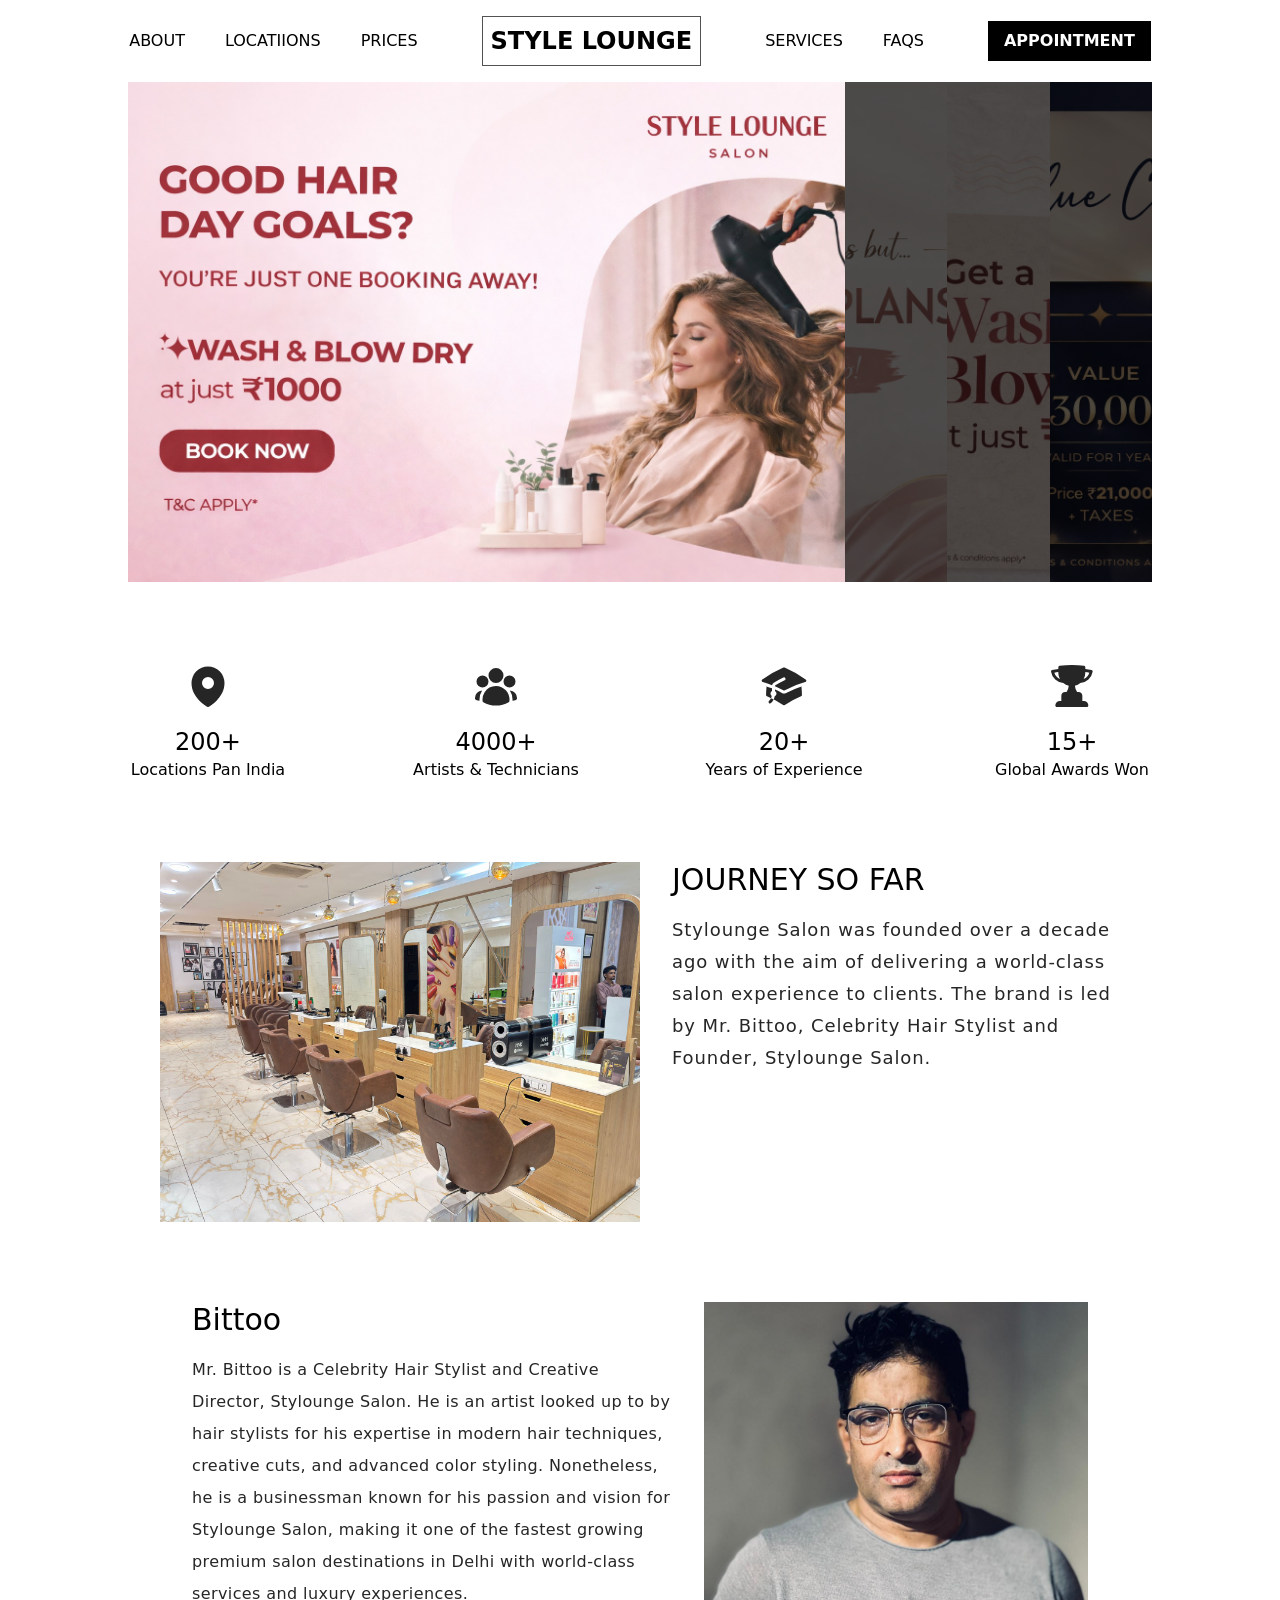
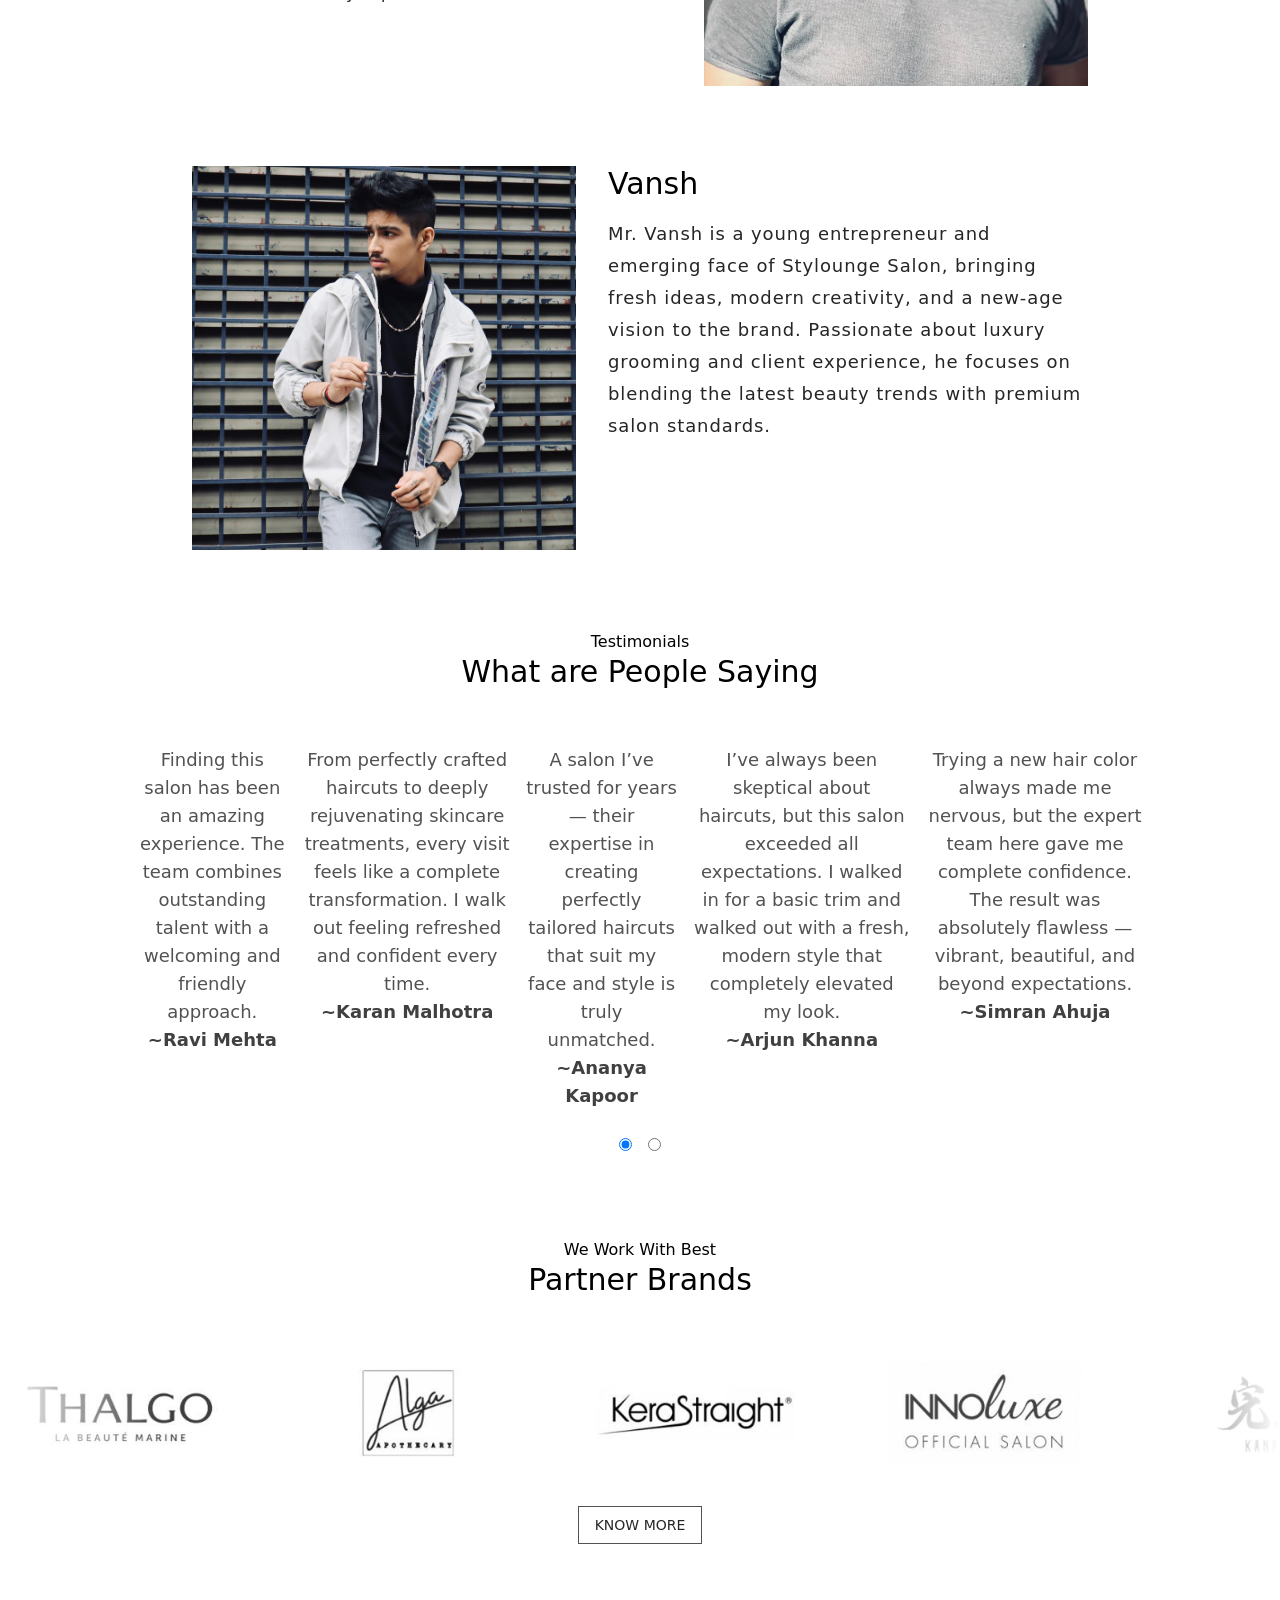
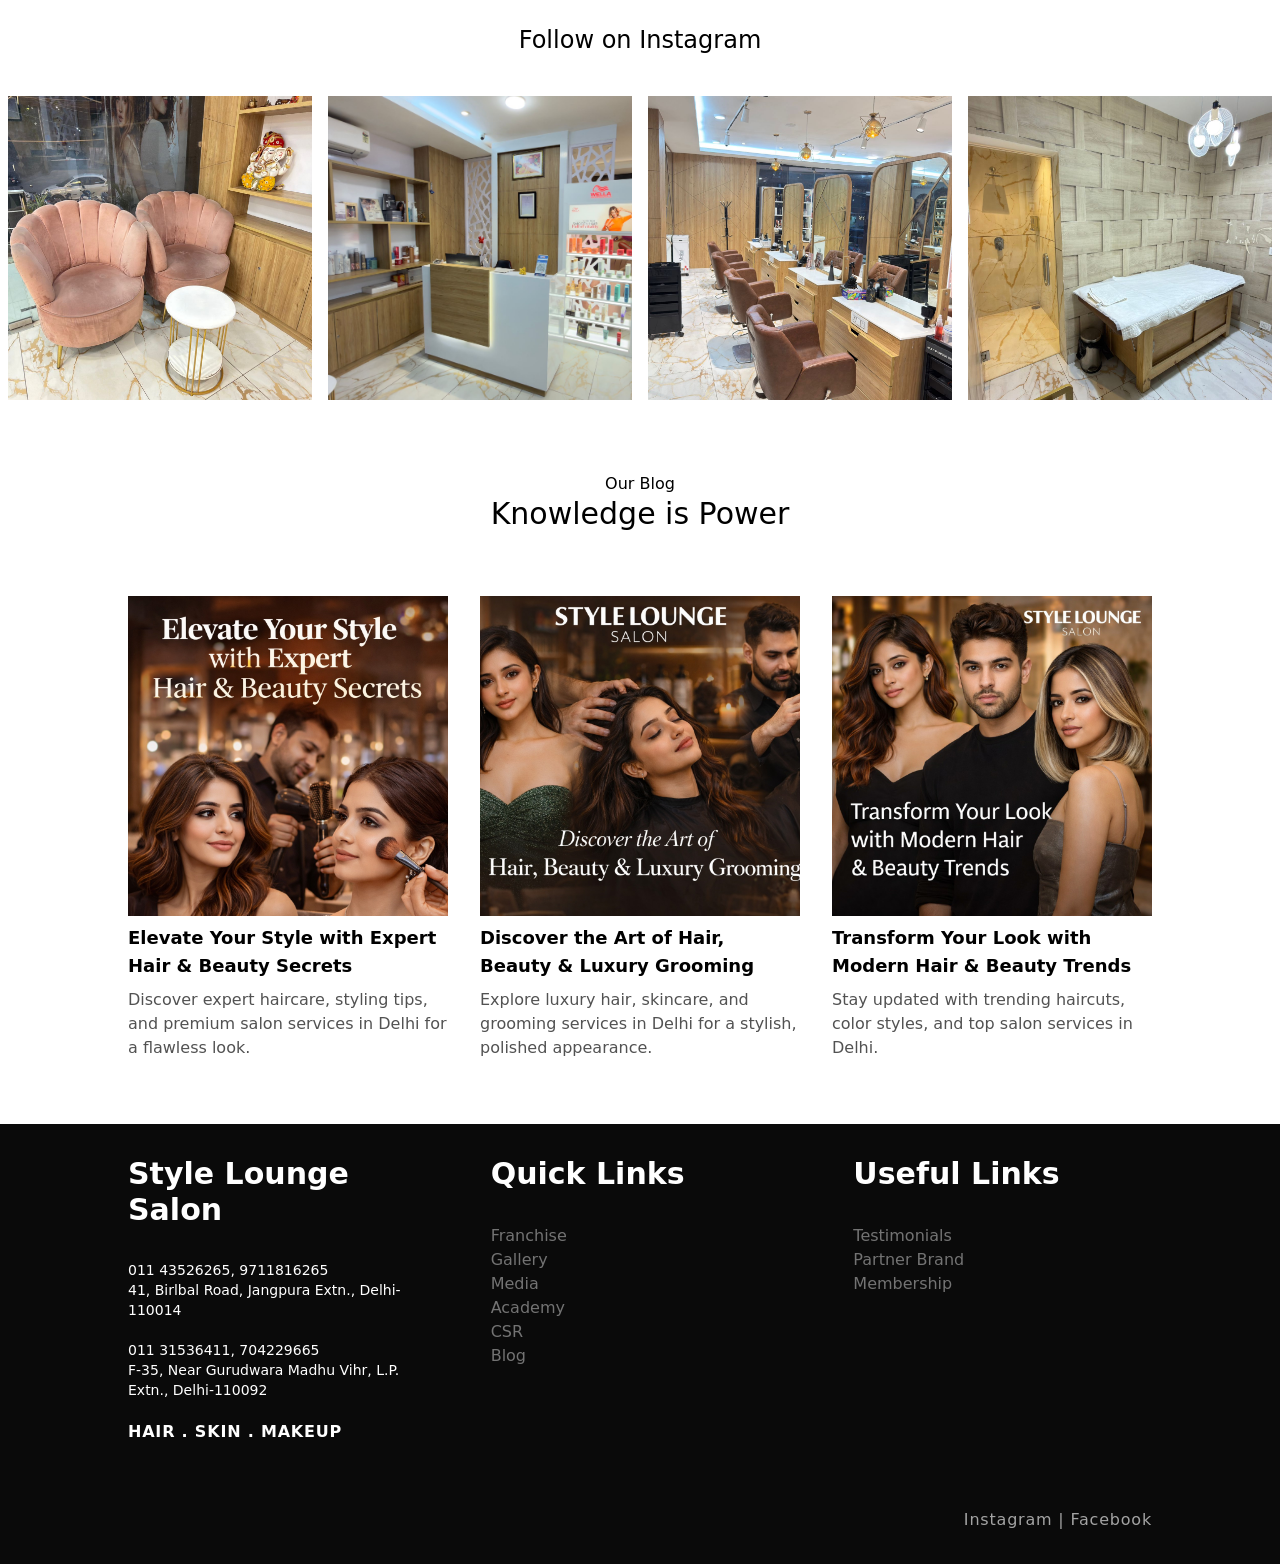
<file: index.html>
<!DOCTYPE html><html><head><meta charset="utf-8"><meta name="viewport" content="width=device-width, initial-scale=1"><link rel="stylesheet" href="/_nuxt/entry.iYgC4pCH.css" crossorigin><link rel="preload" as="fetch" crossorigin="anonymous" href="/_payload.json?db98b384-e839-42bf-94ea-8779bfef3774"><link rel="modulepreload" as="script" crossorigin href="/_nuxt/DvNVjVU-.js"><link rel="modulepreload" as="script" crossorigin href="/_nuxt/D1bKycWD.js"><link rel="modulepreload" as="script" crossorigin href="/_nuxt/RauvOZ4Y.js"><link rel="modulepreload" as="script" crossorigin href="/_nuxt/D49bfqd_.js"><link rel="modulepreload" as="script" crossorigin href="/_nuxt/Y4rSkc_w.js"><link rel="modulepreload" as="script" crossorigin href="/_nuxt/DAuO3s4H.js"><script type="module" src="/_nuxt/DvNVjVU-.js" crossorigin></script><link rel="prefetch" as="image" type="image/jpeg" href="/_nuxt/1.TygUdJXs.jpeg"><link rel="prefetch" as="image" type="image/jpeg" href="/_nuxt/2.Lvk8pDKy.jpeg"><link rel="prefetch" as="image" type="image/jpeg" href="/_nuxt/3.VTBACNg8.jpeg"><link rel="prefetch" as="image" type="image/jpeg" href="/_nuxt/4.CgiKffxP.jpeg"><link rel="prefetch" as="image" type="image/jpeg" href="/_nuxt/bitto.6GPanpAg.jpg"><link rel="prefetch" as="image" type="image/jpeg" href="/_nuxt/vansh.BS3_QeV3.jpg"><link rel="prefetch" as="image" type="image/jpeg" href="/_nuxt/1.CSQTmzpq.jpg"><link rel="prefetch" as="image" type="image/jpeg" href="/_nuxt/4.B34-Qttf.jpg"><link rel="prefetch" as="image" type="image/jpeg" href="/_nuxt/7.CZL60EL0.jpg"><link rel="prefetch" as="image" type="image/jpeg" href="/_nuxt/10.4rfhXwFI.jpg"><link rel="prefetch" as="image" type="image/jpeg" href="/_nuxt/1.D8gexgre.jpeg"><link rel="prefetch" as="image" type="image/jpeg" href="/_nuxt/2.D9_LpjnI.jpeg"><link rel="prefetch" as="image" type="image/jpeg" href="/_nuxt/3.BPnirJoS.jpeg"><link rel="prefetch" as="image" type="image/jpeg" href="/_nuxt/salon.D8ktiJZs.jpg"><link rel="prefetch" as="image" type="image/jpeg" href="/_nuxt/1.DNccR1Kd.jpg"><link rel="prefetch" as="image" type="image/jpeg" href="/_nuxt/2.Cr_MQO5q.jpg"><link rel="prefetch" as="image" type="image/jpeg" href="/_nuxt/3.B3_E7hmM.jpg"><link rel="prefetch" as="image" type="image/jpeg" href="/_nuxt/4.C6dPyAAK.jpg"><link rel="prefetch" as="image" type="image/jpeg" href="/_nuxt/5.Dsm8i_J2.jpg"><link rel="prefetch" as="image" type="image/jpeg" href="/_nuxt/6.DouvgDai.jpg"><link rel="prefetch" as="image" type="image/jpeg" href="/_nuxt/7.D1m_dI6C.jpg"></head><body><div id="__nuxt"><div><div><nav class="flex gap-16 items-center justify-between p-4 md:justify-center relative z-50 bg-white top-0 transition-all duration-300 ease-in-out"><ul class="md:flex gap-10 hidden"><li><a href="/about" class="">ABOUT</a></li><li><a href="/locations" class="">LOCATIIONS</a></li><li><a href="/prices" class="">PRICES</a></li></ul><span class="md:text-2xl font-black text-lg border border-neutral-600 px-1 md:p-2 transition-all duration-300 ease-in-out"><a aria-current="page" href="/" class="router-link-active router-link-exact-active">STYLE LOUNGE</a></span><ul class="hidden md:flex gap-10 items-center"><li><a href="/services" class="">SERVICES</a></li><li><a href="/faqs" class="">FAQS</a></li></ul><div class="flex gap-4 items-center"><a href="/contact" class="bg-black text-xs md:text-base py-2 px-4 text-center text-white font-bold">APPOINTMENT</a><button class="space-y-0.5 md:hidden"><div class="h-1 w-4 bg-neutral-800"></div><div class="h-1 w-3 ml-auto bg-neutral-800"></div><div class="h-1 w-4 bg-neutral-800"></div></button></div><div class="opacity-0 -translate-y-full absolute w-1/2 p-4 bg-white shadow-lg -z-10 text-sm top-full text-left right-0 transition-all duration-300 ease-in-out"><ul class="space-y-2"><li class="group"><a href="/about" class="">ABOUT</a><div class="h-0.5 w-0 group-hover:w-full bg-black transition-all duration-500 ease-in-out"></div></li><li class="group"><a href="/locations" class="">LOCATIIONS</a><div class="h-0.5 w-0 group-hover:w-full bg-black transition-all duration-500 ease-in-out"></div></li><li class="group"><a href="/services" class="">SERVICES</a><div class="h-0.5 w-0 group-hover:w-full bg-black transition-all duration-500 ease-in-out"></div></li><li class="group"><a href="/faqs" class="">FAQS</a><div class="h-0.5 w-0 group-hover:w-full bg-black transition-all duration-500 ease-in-out"></div></li><li class="group"><a href="/prices" class="">PRICES</a><div class="h-0.5 w-0 group-hover:w-full bg-black transition-all duration-500 ease-in-out"></div></li></ul></div></nav><!--[--><!--[--><section class="mx-auto md:w-4/5 overflow-hidden bg-black"><div class="flex h-72 md:h-[500px]"><!--[--><div class="lg:w-[70%] w-full transition-all duration-300 ease-in-out"><img src="/_nuxt/1.TygUdJXs.jpeg" class="object-cover w-full h-full object-center"></div><div class="w-0 lg:w-[10%] opacity-30 transition-all duration-300 ease-in-out"><img src="/_nuxt/2.Lvk8pDKy.jpeg" class="object-cover w-full h-full object-center"></div><div class="w-0 lg:w-[10%] opacity-30 transition-all duration-300 ease-in-out"><img src="/_nuxt/3.VTBACNg8.jpeg" class="object-cover w-full h-full object-center"></div><div class="w-0 lg:w-[10%] opacity-30 transition-all duration-300 ease-in-out"><img src="/_nuxt/4.CgiKffxP.jpeg" class="object-cover w-full h-full object-center"></div><!--]--></div></section><section><div class="grid grid-cols-2 md:grid-cols-4 p-4 gap-8 md:p-20 text-sm md:text-base my-4 md:my-0"><div class="text-center space-y-4"><svg xmlns="http://www.w3.org/2000/svg" viewBox="0 0 24 24" fill="currentColor" aria-hidden="true" data-slot="icon" class="size-10 md:size-12 text-neutral-800 mx-auto"><path fill-rule="evenodd" d="m11.54 22.351.07.04.028.016a.76.76 0 0 0 .723 0l.028-.015.071-.041a16.975 16.975 0 0 0 1.144-.742 19.58 19.58 0 0 0 2.683-2.282c1.944-1.99 3.963-4.98 3.963-8.827a8.25 8.25 0 0 0-16.5 0c0 3.846 2.02 6.837 3.963 8.827a19.58 19.58 0 0 0 2.682 2.282 16.975 16.975 0 0 0 1.145.742ZM12 13.5a3 3 0 1 0 0-6 3 3 0 0 0 0 6Z" clip-rule="evenodd"></path></svg><div><h1 class="text-lg md:text-2xl">200+</h1><p>Locations Pan India </p></div></div><div class="text-center space-y-4"><svg xmlns="http://www.w3.org/2000/svg" viewBox="0 0 24 24" fill="currentColor" aria-hidden="true" data-slot="icon" class="size-10 md:size-12 text-neutral-800 mx-auto"><path fill-rule="evenodd" d="M8.25 6.75a3.75 3.75 0 1 1 7.5 0 3.75 3.75 0 0 1-7.5 0ZM15.75 9.75a3 3 0 1 1 6 0 3 3 0 0 1-6 0ZM2.25 9.75a3 3 0 1 1 6 0 3 3 0 0 1-6 0ZM6.31 15.117A6.745 6.745 0 0 1 12 12a6.745 6.745 0 0 1 6.709 7.498.75.75 0 0 1-.372.568A12.696 12.696 0 0 1 12 21.75c-2.305 0-4.47-.612-6.337-1.684a.75.75 0 0 1-.372-.568 6.787 6.787 0 0 1 1.019-4.38Z" clip-rule="evenodd"></path><path d="M5.082 14.254a8.287 8.287 0 0 0-1.308 5.135 9.687 9.687 0 0 1-1.764-.44l-.115-.04a.563.563 0 0 1-.373-.487l-.01-.121a3.75 3.75 0 0 1 3.57-4.047ZM20.226 19.389a8.287 8.287 0 0 0-1.308-5.135 3.75 3.75 0 0 1 3.57 4.047l-.01.121a.563.563 0 0 1-.373.486l-.115.04c-.567.2-1.156.349-1.764.441Z"></path></svg><div><h1 class="text-xl md:text-2xl">4000+</h1><p>Artists &amp; Technicians</p></div></div><div class="text-center space-y-4"><svg xmlns="http://www.w3.org/2000/svg" viewBox="0 0 24 24" fill="currentColor" aria-hidden="true" data-slot="icon" class="size-10 md:size-12 text-neutral-800 mx-auto"><path d="M11.7 2.805a.75.75 0 0 1 .6 0A60.65 60.65 0 0 1 22.83 8.72a.75.75 0 0 1-.231 1.337 49.948 49.948 0 0 0-9.902 3.912l-.003.002c-.114.06-.227.119-.34.18a.75.75 0 0 1-.707 0A50.88 50.88 0 0 0 7.5 12.173v-.224c0-.131.067-.248.172-.311a54.615 54.615 0 0 1 4.653-2.52.75.75 0 0 0-.65-1.352 56.123 56.123 0 0 0-4.78 2.589 1.858 1.858 0 0 0-.859 1.228 49.803 49.803 0 0 0-4.634-1.527.75.75 0 0 1-.231-1.337A60.653 60.653 0 0 1 11.7 2.805Z"></path><path d="M13.06 15.473a48.45 48.45 0 0 1 7.666-3.282c.134 1.414.22 2.843.255 4.284a.75.75 0 0 1-.46.711 47.87 47.87 0 0 0-8.105 4.342.75.75 0 0 1-.832 0 47.87 47.87 0 0 0-8.104-4.342.75.75 0 0 1-.461-.71c.035-1.442.121-2.87.255-4.286.921.304 1.83.634 2.726.99v1.27a1.5 1.5 0 0 0-.14 2.508c-.09.38-.222.753-.397 1.11.452.213.901.434 1.346.66a6.727 6.727 0 0 0 .551-1.607 1.5 1.5 0 0 0 .14-2.67v-.645a48.549 48.549 0 0 1 3.44 1.667 2.25 2.25 0 0 0 2.12 0Z"></path><path d="M4.462 19.462c.42-.419.753-.89 1-1.395.453.214.902.435 1.347.662a6.742 6.742 0 0 1-1.286 1.794.75.75 0 0 1-1.06-1.06Z"></path></svg><div><h1 class="text-xl md:text-2xl">20+</h1><p>Years of Experience</p></div></div><div class="text-center space-y-4"><svg xmlns="http://www.w3.org/2000/svg" viewBox="0 0 24 24" fill="currentColor" aria-hidden="true" data-slot="icon" class="size-10 md:size-12 text-neutral-800 mx-auto"><path fill-rule="evenodd" d="M5.166 2.621v.858c-1.035.148-2.059.33-3.071.543a.75.75 0 0 0-.584.859 6.753 6.753 0 0 0 6.138 5.6 6.73 6.73 0 0 0 2.743 1.346A6.707 6.707 0 0 1 9.279 15H8.54c-1.036 0-1.875.84-1.875 1.875V19.5h-.75a2.25 2.25 0 0 0-2.25 2.25c0 .414.336.75.75.75h15a.75.75 0 0 0 .75-.75 2.25 2.25 0 0 0-2.25-2.25h-.75v-2.625c0-1.036-.84-1.875-1.875-1.875h-.739a6.706 6.706 0 0 1-1.112-3.173 6.73 6.73 0 0 0 2.743-1.347 6.753 6.753 0 0 0 6.139-5.6.75.75 0 0 0-.585-.858 47.077 47.077 0 0 0-3.07-.543V2.62a.75.75 0 0 0-.658-.744 49.22 49.22 0 0 0-6.093-.377c-2.063 0-4.096.128-6.093.377a.75.75 0 0 0-.657.744Zm0 2.629c0 1.196.312 2.32.857 3.294A5.266 5.266 0 0 1 3.16 5.337a45.6 45.6 0 0 1 2.006-.343v.256Zm13.5 0v-.256c.674.1 1.343.214 2.006.343a5.265 5.265 0 0 1-2.863 3.207 6.72 6.72 0 0 0 .857-3.294Z" clip-rule="evenodd"></path></svg><div><h1 class="text-xl md:text-2xl">15+</h1><p>Global Awards Won</p></div></div></div></section><!--[--><div class="flex flex-col md:flex-row gap-8 justify-center w-3/4 mx-auto"><img src="/_nuxt/salon.D8ktiJZs.jpg" class="md:w-1/2"><div class="md:w-1/2 space-y-4"><h2 class="text-2xl md:text-3xl">JOURNEY SO FAR</h2><p class="text-sm md:text-lg text-neutral-800 leading-6 md:leading-8 tracking-wider">Stylounge Salon was founded over a decade ago with the aim of delivering a world-class salon experience to clients. The brand is led by Mr. Bittoo, Celebrity Hair Stylist and Founder, Stylounge Salon.</p></div></div><div class="flex flex-col-reverse md:flex-row gap-8 justify-center w-3/4 mx-auto my-20"><div class="md:w-1/2 space-y-4"><h2 class="text-2xl md:text-3xl">Bittoo</h2><p class="text-sm md:text-base text-neutral-800 leading-6 md:leading-8 tracking-wide">Mr. Bittoo is a Celebrity Hair Stylist and Creative Director, Stylounge Salon. He is an artist looked up to by hair stylists for his expertise in modern hair techniques, creative cuts, and advanced color styling. Nonetheless, he is a businessman known for his passion and vision for Stylounge Salon, making it one of the fastest growing premium salon destinations in Delhi with world-class services and luxury experiences.</p></div><img src="/_nuxt/bitto.6GPanpAg.jpg" class="w-96 h-96 object-cover"></div><div class="flex flex-col md:flex-row gap-8 justify-center w-3/4 mx-auto mb-20"><img src="/_nuxt/vansh.BS3_QeV3.jpg" class="w-96 h-96 object-cover"><div class="md:w-1/2 space-y-4"><h2 class="text-2xl md:text-3xl">Vansh</h2><p class="text-sm md:text-lg text-neutral-800 leading-6 md:leading-8 tracking-wider">Mr. Vansh is a young entrepreneur and emerging face of Stylounge Salon, bringing fresh ideas, modern creativity, and a new-age vision to the brand. Passionate about luxury grooming and client experience, he focuses on blending the latest beauty trends with premium salon standards.</p></div></div><!--]--><section><p class="text-center">Testimonials</p><h1 class="text-3xl text-center mb-8">What are People Saying</h1><div class="text-center snap-y md:snap-x h-[450px] md:h-auto snap-mandatory flex flex-col md:flex-row w-4/5 overflow-scroll mx-auto"><!--[--><div class="text-lg space-y-4 min-w-1/3 p-2 snap-start my-4"><p class="text-neutral-600">Finding this salon has been an amazing experience. The team combines outstanding talent with a welcoming and friendly approach.</p><span class="font-bold text-neutral-700">~Ravi Mehta</span></div><div class="text-lg space-y-4 min-w-1/3 p-2 snap-start my-4"><p class="text-neutral-600">From perfectly crafted haircuts to deeply rejuvenating skincare treatments, every visit feels like a complete transformation. I walk out feeling refreshed and confident every time. </p><span class="font-bold text-neutral-700">~Karan Malhotra</span></div><div class="text-lg space-y-4 min-w-1/3 p-2 snap-start my-4"><p class="text-neutral-600">A salon I’ve trusted for years — their expertise in creating perfectly tailored haircuts that suit my face and style is truly unmatched. </p><span class="font-bold text-neutral-700">~Ananya Kapoor</span></div><div class="text-lg space-y-4 min-w-1/3 p-2 snap-start my-4"><p class="text-neutral-600">I’ve always been skeptical about haircuts, but this salon exceeded all expectations. I walked in for a basic trim and walked out with a fresh, modern style that completely elevated my look.</p><span class="font-bold text-neutral-700">~Arjun Khanna</span></div><div class="text-lg space-y-4 min-w-1/3 p-2 snap-start my-4"><p class="text-neutral-600">Trying a new hair color always made me nervous, but the expert team here gave me complete confidence. The result was absolutely flawless — vibrant, beautiful, and beyond expectations.</p><span class="font-bold text-neutral-700">~Simran Ahuja</span></div><!--]--></div><div class="text-center space-x-4"><input type="radio" id="one" value="One" checked><input type="radio" id="two" value="Two"></div></section><section class="py-20"><p class="text-center">We Work With Best</p><h1 class="text-3xl text-center mb-4 md:mb-8">Partner Brands</h1><div id="brand-container" class="flex overflow-hidden relative gap-12"><div class="flex justify-start items-center gap-4 md:gap-12 my-8 animate-slideslow"><!--[--><div class="min-w-32 md:min-w-60 h-20 md:h-28"><img src="/_nuxt/1.CSQTmzpq.jpg" alt="brand image" class="object contain"></div><div class="min-w-32 md:min-w-60 h-20 md:h-28"><img src="[data-uri]" alt="brand image" class="object contain"></div><div class="min-w-32 md:min-w-60 h-20 md:h-28"><img src="[data-uri]" alt="brand image" class="object contain"></div><div class="min-w-32 md:min-w-60 h-20 md:h-28"><img src="/_nuxt/4.B34-Qttf.jpg" alt="brand image" class="object contain"></div><div class="min-w-32 md:min-w-60 h-20 md:h-28"><img src="[data-uri]" alt="brand image" class="object contain"></div><div class="min-w-32 md:min-w-60 h-20 md:h-28"><img src="[data-uri]" alt="brand image" class="object contain"></div><div class="min-w-32 md:min-w-60 h-20 md:h-28"><img src="/_nuxt/7.CZL60EL0.jpg" alt="brand image" class="object contain"></div><div class="min-w-32 md:min-w-60 h-20 md:h-28"><img src="[data-uri]" alt="brand image" class="object contain"></div><div class="min-w-32 md:min-w-60 h-20 md:h-28"><img src="[data-uri]" alt="brand image" class="object contain"></div><div class="min-w-32 md:min-w-60 h-20 md:h-28"><img src="/_nuxt/10.4rfhXwFI.jpg" alt="brand image" class="object contain"></div><!--]--><!--[--><div class="min-w-32 md:min-w-60 h-20 md:h-28"><img src="/_nuxt/1.CSQTmzpq.jpg" alt="brand image" class="object contain"></div><div class="min-w-32 md:min-w-60 h-20 md:h-28"><img src="[data-uri]" alt="brand image" class="object contain"></div><div class="min-w-32 md:min-w-60 h-20 md:h-28"><img src="[data-uri]" alt="brand image" class="object contain"></div><div class="min-w-32 md:min-w-60 h-20 md:h-28"><img src="/_nuxt/4.B34-Qttf.jpg" alt="brand image" class="object contain"></div><div class="min-w-32 md:min-w-60 h-20 md:h-28"><img src="[data-uri]" alt="brand image" class="object contain"></div><div class="min-w-32 md:min-w-60 h-20 md:h-28"><img src="[data-uri]" alt="brand image" class="object contain"></div><div class="min-w-32 md:min-w-60 h-20 md:h-28"><img src="/_nuxt/7.CZL60EL0.jpg" alt="brand image" class="object contain"></div><div class="min-w-32 md:min-w-60 h-20 md:h-28"><img src="[data-uri]" alt="brand image" class="object contain"></div><div class="min-w-32 md:min-w-60 h-20 md:h-28"><img src="[data-uri]" alt="brand image" class="object contain"></div><div class="min-w-32 md:min-w-60 h-20 md:h-28"><img src="/_nuxt/10.4rfhXwFI.jpg" alt="brand image" class="object contain"></div><!--]--></div><div class="w-16 lg:w-40 h-full bg-gradient-to-r from-white to-transparent absolute left-0 top-0 z-20"></div><div class="w-16 lg:w-40 h-full bg-gradient-to-l from-white to-transparent absolute right-0 top-0 z-20"></div></div><div class="w-fit mx-auto"><button class="border border-neutral-600 py-2 px-4 text-neutral-800 text-sm">KNOW MORE</button></div></section><section><h1 class="text-2xl text-center mb-8">Follow on Instagram</h1><div class="overflow-hidden"><div class="flex px-2 snap-x snap-mandatory overflow-scroll"><!--[--><div class="min-w-1/3 w-80 h-80 shrink-0 md:min-w-1/5 p-2 snap-start"><img src="/_nuxt/1.DNccR1Kd.jpg" alt="post" class="object-cover h-full w-full"></div><div class="min-w-1/3 w-80 h-80 shrink-0 md:min-w-1/5 p-2 snap-start"><img src="/_nuxt/2.Cr_MQO5q.jpg" alt="post" class="object-cover h-full w-full"></div><div class="min-w-1/3 w-80 h-80 shrink-0 md:min-w-1/5 p-2 snap-start"><img src="/_nuxt/3.B3_E7hmM.jpg" alt="post" class="object-cover h-full w-full"></div><div class="min-w-1/3 w-80 h-80 shrink-0 md:min-w-1/5 p-2 snap-start"><img src="/_nuxt/4.C6dPyAAK.jpg" alt="post" class="object-cover h-full w-full"></div><div class="min-w-1/3 w-80 h-80 shrink-0 md:min-w-1/5 p-2 snap-start"><img src="/_nuxt/5.Dsm8i_J2.jpg" alt="post" class="object-cover h-full w-full"></div><div class="min-w-1/3 w-80 h-80 shrink-0 md:min-w-1/5 p-2 snap-start"><img src="/_nuxt/6.DouvgDai.jpg" alt="post" class="object-cover h-full w-full"></div><div class="min-w-1/3 w-80 h-80 shrink-0 md:min-w-1/5 p-2 snap-start"><img src="/_nuxt/7.D1m_dI6C.jpg" alt="post" class="object-cover h-full w-full"></div><!--]--><!--[--><div class="min-w-1/3 w-80 h-80 shrink-0 md:min-w-1/5 p-2 snap-start"><img src="/_nuxt/1.DNccR1Kd.jpg" alt="post" class="object-cover h-full w-full"></div><div class="min-w-1/3 w-80 h-80 shrink-0 md:min-w-1/5 p-2 snap-start"><img src="/_nuxt/2.Cr_MQO5q.jpg" alt="post" class="object-cover h-full w-full"></div><div class="min-w-1/3 w-80 h-80 shrink-0 md:min-w-1/5 p-2 snap-start"><img src="/_nuxt/3.B3_E7hmM.jpg" alt="post" class="object-cover h-full w-full"></div><div class="min-w-1/3 w-80 h-80 shrink-0 md:min-w-1/5 p-2 snap-start"><img src="/_nuxt/4.C6dPyAAK.jpg" alt="post" class="object-cover h-full w-full"></div><div class="min-w-1/3 w-80 h-80 shrink-0 md:min-w-1/5 p-2 snap-start"><img src="/_nuxt/5.Dsm8i_J2.jpg" alt="post" class="object-cover h-full w-full"></div><div class="min-w-1/3 w-80 h-80 shrink-0 md:min-w-1/5 p-2 snap-start"><img src="/_nuxt/6.DouvgDai.jpg" alt="post" class="object-cover h-full w-full"></div><div class="min-w-1/3 w-80 h-80 shrink-0 md:min-w-1/5 p-2 snap-start"><img src="/_nuxt/7.D1m_dI6C.jpg" alt="post" class="object-cover h-full w-full"></div><!--]--></div></div></section><section class="w-4/5 mx-auto my-16"><p class="text-center">Our Blog</p><h1 class="text-3xl text-center mb-16">Knowledge is Power</h1><div class="grid md:grid-cols-3 gap-8"><!--[--><div class="space-y-2"><img src="/_nuxt/1.D8gexgre.jpeg" class="aspect-square w-full object-top object-cover"><h4 class="font-bold text-lg mt-8">Elevate Your Style with Expert Hair &amp; Beauty Secrets</h4><p class="text-neutral-600">Discover expert haircare, styling tips, and premium salon services in Delhi for a flawless look.</p></div><div class="space-y-2"><img src="/_nuxt/2.D9_LpjnI.jpeg" class="aspect-square w-full object-top object-cover"><h4 class="font-bold text-lg mt-8">Discover the Art of Hair, Beauty &amp; Luxury Grooming</h4><p class="text-neutral-600">Explore luxury hair, skincare, and grooming services in Delhi for a stylish, polished appearance.</p></div><div class="space-y-2"><img src="/_nuxt/3.BPnirJoS.jpeg" class="aspect-square w-full object-top object-cover"><h4 class="font-bold text-lg mt-8">Transform Your Look with Modern Hair &amp; Beauty Trends</h4><p class="text-neutral-600">Stay updated with trending haircuts, color styles, and top salon services in Delhi.</p></div><!--]--></div></section><!--]--><!--]--><section class="bg-neutral-950 py-8 text-white"><div class="grid grid-cols-2 md:grid-cols-3 w-4/5 mx-auto gap-16"><div class="space-y-8 col-span-2 md:col-span-1"><h1 class="font-bold text-3xl">Style Lounge Salon</h1><p class="text-sm"> 011 43526265, 9711816265<br>41, Birlbal Road, Jangpura Extn., Delhi-110014 <br><br> 011 31536411, 704229665 <br> F-35, Near Gurudwara Madhu Vihr, L.P. Extn., Delhi-110092 <br><br></p><span class="font-bold tracking-wider">HAIR . SKIN . MAKEUP</span></div><div class="space-y-8"><h1 class="font-bold text-xl md:text-3xl">Quick Links</h1><ul class="text-neutral-500"><li>Franchise</li><li>Gallery</li><li>Media</li><li>Academy</li><li>CSR</li><li>Blog</li></ul></div><div class="space-y-8"><h1 class="font-bold text-xl md:text-3xl">Useful Links</h1><ul class="text-neutral-500"><li>Testimonials</li><li>Partner Brand</li><li>Membership</li></ul></div></div><div class="flex flex-col md:flex-row items-center justify-end w-4/5 mx-auto mt-16 gap-8"><span class="text-neutral-400 tracking-wider">Instagram | Facebook</span></div></section></div></div></div><div id="teleports"></div><script>window.__NUXT__={};window.__NUXT__.config={public:{},app:{baseURL:"/",buildId:"db98b384-e839-42bf-94ea-8779bfef3774",buildAssetsDir:"/_nuxt/",cdnURL:""}}</script><script type="application/json" data-nuxt-data="nuxt-app" data-ssr="true" id="__NUXT_DATA__" data-src="/_payload.json?db98b384-e839-42bf-94ea-8779bfef3774">[{"state":1,"once":3,"_errors":4,"serverRendered":6,"path":7,"prerenderedAt":8},["Reactive",2],{},["Set"],["ShallowReactive",5],{},true,"\u002F",1778262569570]</script></body></html>
</file>
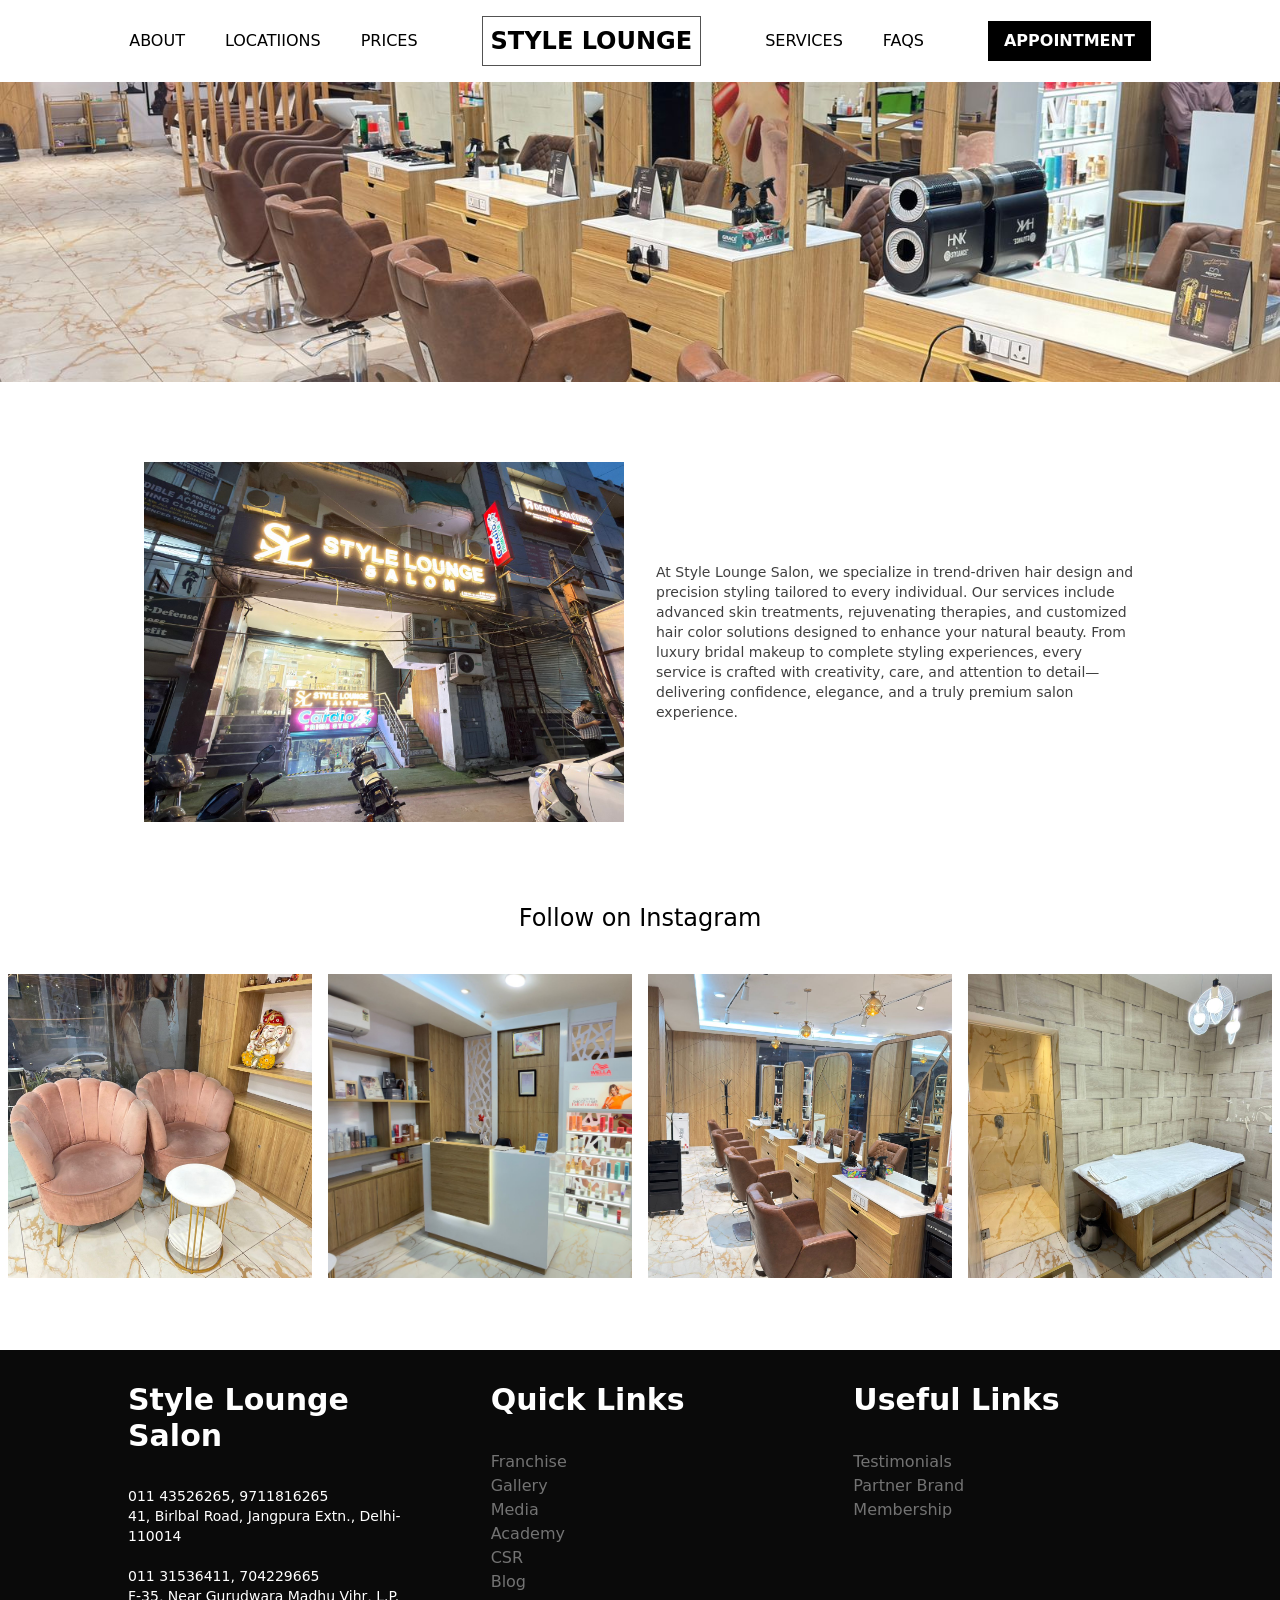
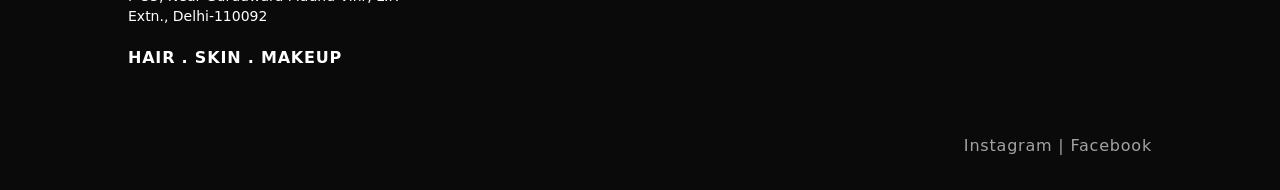
<file: about/index.html>
<!DOCTYPE html><html><head><meta charset="utf-8"><meta name="viewport" content="width=device-width, initial-scale=1"><link rel="stylesheet" href="/_nuxt/entry.iYgC4pCH.css" crossorigin><link rel="preload" as="fetch" crossorigin="anonymous" href="/about/_payload.json?db98b384-e839-42bf-94ea-8779bfef3774"><link rel="modulepreload" as="script" crossorigin href="/_nuxt/DvNVjVU-.js"><link rel="modulepreload" as="script" crossorigin href="/_nuxt/D1bKycWD.js"><link rel="modulepreload" as="script" crossorigin href="/_nuxt/RauvOZ4Y.js"><link rel="modulepreload" as="script" crossorigin href="/_nuxt/BVYOmBoS.js"><link rel="modulepreload" as="script" crossorigin href="/_nuxt/DAuO3s4H.js"><link rel="modulepreload" as="script" crossorigin href="/_nuxt/Y4rSkc_w.js"><script type="module" src="/_nuxt/DvNVjVU-.js" crossorigin></script><link rel="prefetch" as="image" type="image/jpeg" href="/_nuxt/location.BwJ0Ini4.jpg"><link rel="prefetch" as="image" type="image/jpeg" href="/_nuxt/1.DNccR1Kd.jpg"><link rel="prefetch" as="image" type="image/jpeg" href="/_nuxt/2.Cr_MQO5q.jpg"><link rel="prefetch" as="image" type="image/jpeg" href="/_nuxt/3.B3_E7hmM.jpg"><link rel="prefetch" as="image" type="image/jpeg" href="/_nuxt/4.C6dPyAAK.jpg"><link rel="prefetch" as="image" type="image/jpeg" href="/_nuxt/5.Dsm8i_J2.jpg"><link rel="prefetch" as="image" type="image/jpeg" href="/_nuxt/6.DouvgDai.jpg"><link rel="prefetch" as="image" type="image/jpeg" href="/_nuxt/7.D1m_dI6C.jpg"><link rel="prefetch" as="image" type="image/jpeg" href="/_nuxt/salon.D8ktiJZs.jpg"></head><body><div id="__nuxt"><div><div><nav class="flex gap-16 items-center justify-between p-4 md:justify-center relative z-50 bg-white top-0 transition-all duration-300 ease-in-out"><ul class="md:flex gap-10 hidden"><li><a aria-current="page" href="/about" class="router-link-active router-link-exact-active">ABOUT</a></li><li><a href="/locations" class="">LOCATIIONS</a></li><li><a href="/prices" class="">PRICES</a></li></ul><span class="md:text-2xl font-black text-lg border border-neutral-600 px-1 md:p-2 transition-all duration-300 ease-in-out"><a href="/" class="">STYLE LOUNGE</a></span><ul class="hidden md:flex gap-10 items-center"><li><a href="/services" class="">SERVICES</a></li><li><a href="/faqs" class="">FAQS</a></li></ul><div class="flex gap-4 items-center"><a href="/contact" class="bg-black text-xs md:text-base py-2 px-4 text-center text-white font-bold">APPOINTMENT</a><button class="space-y-0.5 md:hidden"><div class="h-1 w-4 bg-neutral-800"></div><div class="h-1 w-3 ml-auto bg-neutral-800"></div><div class="h-1 w-4 bg-neutral-800"></div></button></div><div class="opacity-0 -translate-y-full absolute w-1/2 p-4 bg-white shadow-lg -z-10 text-sm top-full text-left right-0 transition-all duration-300 ease-in-out"><ul class="space-y-2"><li class="group"><a aria-current="page" href="/about" class="router-link-active router-link-exact-active">ABOUT</a><div class="h-0.5 w-0 group-hover:w-full bg-black transition-all duration-500 ease-in-out"></div></li><li class="group"><a href="/locations" class="">LOCATIIONS</a><div class="h-0.5 w-0 group-hover:w-full bg-black transition-all duration-500 ease-in-out"></div></li><li class="group"><a href="/services" class="">SERVICES</a><div class="h-0.5 w-0 group-hover:w-full bg-black transition-all duration-500 ease-in-out"></div></li><li class="group"><a href="/faqs" class="">FAQS</a><div class="h-0.5 w-0 group-hover:w-full bg-black transition-all duration-500 ease-in-out"></div></li><li class="group"><a href="/prices" class="">PRICES</a><div class="h-0.5 w-0 group-hover:w-full bg-black transition-all duration-500 ease-in-out"></div></li></ul></div></nav><!--[--><section class="space-y-16 pb-16"><img src="/_nuxt/salon.D8ktiJZs.jpg" class="object-cover h-[300px] w-full"><div class="space-y-8 md:w-4/5 mx-auto my-16"><div class="grid md:grid-cols-2 gap-8 items-center p-4"><img src="/_nuxt/location.BwJ0Ini4.jpg"><div><p class="text-neutral-700 text-sm md:text-md">At Style Lounge Salon, we specialize in trend-driven hair design and precision styling tailored to every individual. Our services include advanced skin treatments, rejuvenating therapies, and customized hair color solutions designed to enhance your natural beauty. From luxury bridal makeup to complete styling experiences, every service is crafted with creativity, care, and attention to detail—delivering confidence, elegance, and a truly premium salon experience.</p></div></div></div><section><h1 class="text-2xl text-center mb-8">Follow on Instagram</h1><div class="overflow-hidden"><div class="flex px-2 snap-x snap-mandatory overflow-scroll"><!--[--><div class="min-w-1/3 w-80 h-80 shrink-0 md:min-w-1/5 p-2 snap-start"><img src="/_nuxt/1.DNccR1Kd.jpg" alt="post" class="object-cover h-full w-full"></div><div class="min-w-1/3 w-80 h-80 shrink-0 md:min-w-1/5 p-2 snap-start"><img src="/_nuxt/2.Cr_MQO5q.jpg" alt="post" class="object-cover h-full w-full"></div><div class="min-w-1/3 w-80 h-80 shrink-0 md:min-w-1/5 p-2 snap-start"><img src="/_nuxt/3.B3_E7hmM.jpg" alt="post" class="object-cover h-full w-full"></div><div class="min-w-1/3 w-80 h-80 shrink-0 md:min-w-1/5 p-2 snap-start"><img src="/_nuxt/4.C6dPyAAK.jpg" alt="post" class="object-cover h-full w-full"></div><div class="min-w-1/3 w-80 h-80 shrink-0 md:min-w-1/5 p-2 snap-start"><img src="/_nuxt/5.Dsm8i_J2.jpg" alt="post" class="object-cover h-full w-full"></div><div class="min-w-1/3 w-80 h-80 shrink-0 md:min-w-1/5 p-2 snap-start"><img src="/_nuxt/6.DouvgDai.jpg" alt="post" class="object-cover h-full w-full"></div><div class="min-w-1/3 w-80 h-80 shrink-0 md:min-w-1/5 p-2 snap-start"><img src="/_nuxt/7.D1m_dI6C.jpg" alt="post" class="object-cover h-full w-full"></div><!--]--><!--[--><div class="min-w-1/3 w-80 h-80 shrink-0 md:min-w-1/5 p-2 snap-start"><img src="/_nuxt/1.DNccR1Kd.jpg" alt="post" class="object-cover h-full w-full"></div><div class="min-w-1/3 w-80 h-80 shrink-0 md:min-w-1/5 p-2 snap-start"><img src="/_nuxt/2.Cr_MQO5q.jpg" alt="post" class="object-cover h-full w-full"></div><div class="min-w-1/3 w-80 h-80 shrink-0 md:min-w-1/5 p-2 snap-start"><img src="/_nuxt/3.B3_E7hmM.jpg" alt="post" class="object-cover h-full w-full"></div><div class="min-w-1/3 w-80 h-80 shrink-0 md:min-w-1/5 p-2 snap-start"><img src="/_nuxt/4.C6dPyAAK.jpg" alt="post" class="object-cover h-full w-full"></div><div class="min-w-1/3 w-80 h-80 shrink-0 md:min-w-1/5 p-2 snap-start"><img src="/_nuxt/5.Dsm8i_J2.jpg" alt="post" class="object-cover h-full w-full"></div><div class="min-w-1/3 w-80 h-80 shrink-0 md:min-w-1/5 p-2 snap-start"><img src="/_nuxt/6.DouvgDai.jpg" alt="post" class="object-cover h-full w-full"></div><div class="min-w-1/3 w-80 h-80 shrink-0 md:min-w-1/5 p-2 snap-start"><img src="/_nuxt/7.D1m_dI6C.jpg" alt="post" class="object-cover h-full w-full"></div><!--]--></div></div></section></section><!--]--><section class="bg-neutral-950 py-8 text-white"><div class="grid grid-cols-2 md:grid-cols-3 w-4/5 mx-auto gap-16"><div class="space-y-8 col-span-2 md:col-span-1"><h1 class="font-bold text-3xl">Style Lounge Salon</h1><p class="text-sm"> 011 43526265, 9711816265<br>41, Birlbal Road, Jangpura Extn., Delhi-110014 <br><br> 011 31536411, 704229665 <br> F-35, Near Gurudwara Madhu Vihr, L.P. Extn., Delhi-110092 <br><br></p><span class="font-bold tracking-wider">HAIR . SKIN . MAKEUP</span></div><div class="space-y-8"><h1 class="font-bold text-xl md:text-3xl">Quick Links</h1><ul class="text-neutral-500"><li>Franchise</li><li>Gallery</li><li>Media</li><li>Academy</li><li>CSR</li><li>Blog</li></ul></div><div class="space-y-8"><h1 class="font-bold text-xl md:text-3xl">Useful Links</h1><ul class="text-neutral-500"><li>Testimonials</li><li>Partner Brand</li><li>Membership</li></ul></div></div><div class="flex flex-col md:flex-row items-center justify-end w-4/5 mx-auto mt-16 gap-8"><span class="text-neutral-400 tracking-wider">Instagram | Facebook</span></div></section></div></div></div><div id="teleports"></div><script>window.__NUXT__={};window.__NUXT__.config={public:{},app:{baseURL:"/",buildId:"db98b384-e839-42bf-94ea-8779bfef3774",buildAssetsDir:"/_nuxt/",cdnURL:""}}</script><script type="application/json" data-nuxt-data="nuxt-app" data-ssr="true" id="__NUXT_DATA__" data-src="/about/_payload.json?db98b384-e839-42bf-94ea-8779bfef3774">[{"state":1,"once":3,"_errors":4,"serverRendered":6,"path":7,"prerenderedAt":8},["Reactive",2],{},["Set"],["ShallowReactive",5],{},true,"\u002Fabout",1778262572164]</script></body></html>
</file>
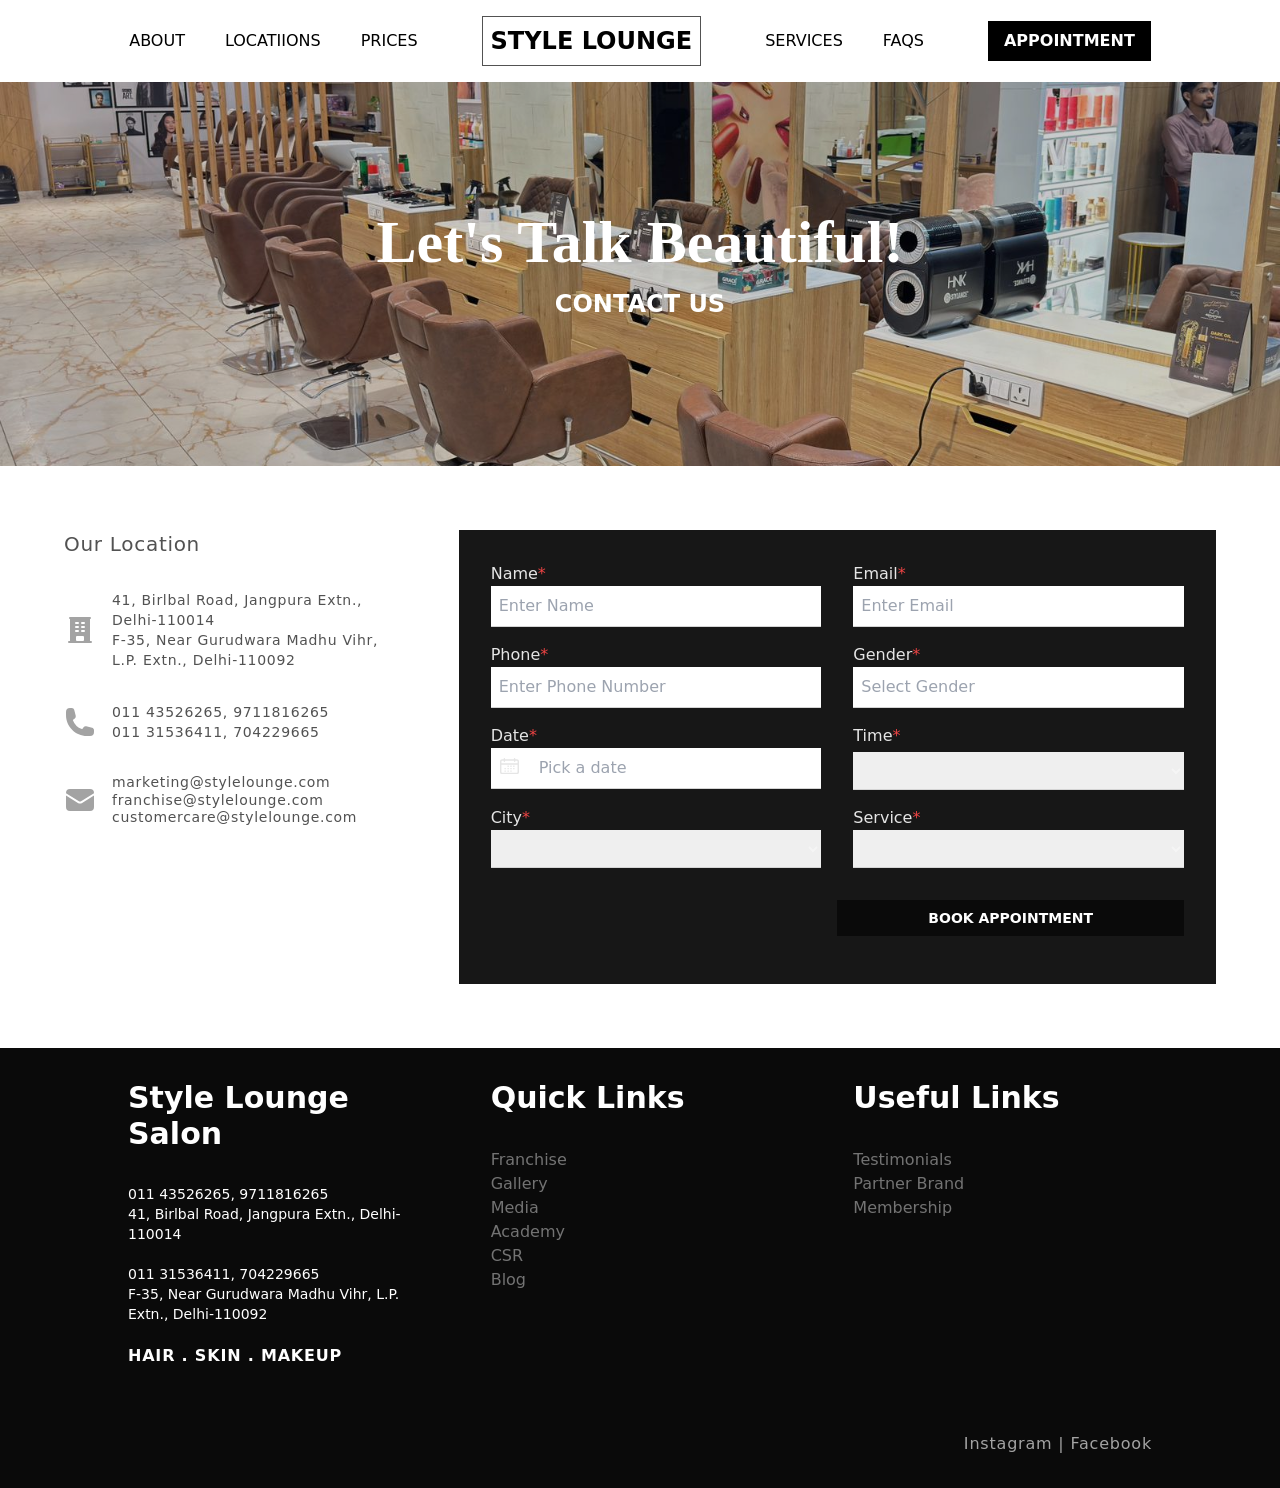
<file: contact/index.html>
<!DOCTYPE html><html><head><meta charset="utf-8"><meta name="viewport" content="width=device-width, initial-scale=1"><link rel="stylesheet" href="/_nuxt/entry.iYgC4pCH.css" crossorigin><link rel="preload" as="fetch" crossorigin="anonymous" href="/contact/_payload.json?db98b384-e839-42bf-94ea-8779bfef3774"><link rel="modulepreload" as="script" crossorigin href="/_nuxt/DvNVjVU-.js"><link rel="modulepreload" as="script" crossorigin href="/_nuxt/D1bKycWD.js"><link rel="modulepreload" as="script" crossorigin href="/_nuxt/RauvOZ4Y.js"><link rel="modulepreload" as="script" crossorigin href="/_nuxt/DJ4w1zRU.js"><link rel="modulepreload" as="script" crossorigin href="/_nuxt/Y4rSkc_w.js"><link rel="modulepreload" as="script" crossorigin href="/_nuxt/D7xeG7RU.js"><script type="module" src="/_nuxt/DvNVjVU-.js" crossorigin></script><link rel="prefetch" as="image" type="image/jpeg" href="/_nuxt/salon.D8ktiJZs.jpg"></head><body><div id="__nuxt"><div><div><nav class="flex gap-16 items-center justify-between p-4 md:justify-center relative z-50 bg-white top-0 transition-all duration-300 ease-in-out"><ul class="md:flex gap-10 hidden"><li><a href="/about" class="">ABOUT</a></li><li><a href="/locations" class="">LOCATIIONS</a></li><li><a href="/prices" class="">PRICES</a></li></ul><span class="md:text-2xl font-black text-lg border border-neutral-600 px-1 md:p-2 transition-all duration-300 ease-in-out"><a href="/" class="">STYLE LOUNGE</a></span><ul class="hidden md:flex gap-10 items-center"><li><a href="/services" class="">SERVICES</a></li><li><a href="/faqs" class="">FAQS</a></li></ul><div class="flex gap-4 items-center"><a aria-current="page" href="/contact" class="router-link-active router-link-exact-active bg-black text-xs md:text-base py-2 px-4 text-center text-white font-bold">APPOINTMENT</a><button class="space-y-0.5 md:hidden"><div class="h-1 w-4 bg-neutral-800"></div><div class="h-1 w-3 ml-auto bg-neutral-800"></div><div class="h-1 w-4 bg-neutral-800"></div></button></div><div class="opacity-0 -translate-y-full absolute w-1/2 p-4 bg-white shadow-lg -z-10 text-sm top-full text-left right-0 transition-all duration-300 ease-in-out"><ul class="space-y-2"><li class="group"><a href="/about" class="">ABOUT</a><div class="h-0.5 w-0 group-hover:w-full bg-black transition-all duration-500 ease-in-out"></div></li><li class="group"><a href="/locations" class="">LOCATIIONS</a><div class="h-0.5 w-0 group-hover:w-full bg-black transition-all duration-500 ease-in-out"></div></li><li class="group"><a href="/services" class="">SERVICES</a><div class="h-0.5 w-0 group-hover:w-full bg-black transition-all duration-500 ease-in-out"></div></li><li class="group"><a href="/faqs" class="">FAQS</a><div class="h-0.5 w-0 group-hover:w-full bg-black transition-all duration-500 ease-in-out"></div></li><li class="group"><a href="/prices" class="">PRICES</a><div class="h-0.5 w-0 group-hover:w-full bg-black transition-all duration-500 ease-in-out"></div></li></ul></div></nav><!--[--><section><div class="relative bg-black"><img src="/_nuxt/salon.D8ktiJZs.jpg" alt="Salon Interior Pic" class="opacity-80 h-96 object-center object-cover w-full"><div class="absolute top-1/2 left-1/2 -translate-x-1/2 -translate-y-1/2"><h1 class="text-2xl md:text-6xl font-serif text-white font-bold">Let&#39;s Talk Beautiful!</h1><p class="font-bold my-4 text-lg md:text-2xl text-center text-white">CONTACT US</p></div></div><div class="grid md:grid-cols-2 lg:grid-cols-3 p-8 md:p-16 gap-8"><div class="text-neutral-600 text-xs w-80 md:text-sm tracking-wider space-y-8"><h1 class="text-lg md:text-xl text-neutral-600">Our Location</h1><div class="flex gap-4 items-center"><svg xmlns="http://www.w3.org/2000/svg" viewBox="0 0 24 24" fill="currentColor" aria-hidden="true" data-slot="icon" class="shrink-0 size-8 text-neutral-400"><path fill-rule="evenodd" d="M4.5 2.25a.75.75 0 0 0 0 1.5v16.5h-.75a.75.75 0 0 0 0 1.5h16.5a.75.75 0 0 0 0-1.5h-.75V3.75a.75.75 0 0 0 0-1.5h-15ZM9 6a.75.75 0 0 0 0 1.5h1.5a.75.75 0 0 0 0-1.5H9Zm-.75 3.75A.75.75 0 0 1 9 9h1.5a.75.75 0 0 1 0 1.5H9a.75.75 0 0 1-.75-.75ZM9 12a.75.75 0 0 0 0 1.5h1.5a.75.75 0 0 0 0-1.5H9Zm3.75-5.25A.75.75 0 0 1 13.5 6H15a.75.75 0 0 1 0 1.5h-1.5a.75.75 0 0 1-.75-.75ZM13.5 9a.75.75 0 0 0 0 1.5H15A.75.75 0 0 0 15 9h-1.5Zm-.75 3.75a.75.75 0 0 1 .75-.75H15a.75.75 0 0 1 0 1.5h-1.5a.75.75 0 0 1-.75-.75ZM9 19.5v-2.25a.75.75 0 0 1 .75-.75h4.5a.75.75 0 0 1 .75.75v2.25a.75.75 0 0 1-.75.75h-4.5A.75.75 0 0 1 9 19.5Z" clip-rule="evenodd"></path></svg><span>41, Birlbal Road, Jangpura Extn., Delhi-110014 <br>F-35, Near Gurudwara Madhu Vihr, L.P. Extn., Delhi-110092 </span></div><div class="flex gap-4 items-center"><svg xmlns="http://www.w3.org/2000/svg" viewBox="0 0 24 24" fill="currentColor" aria-hidden="true" data-slot="icon" class="shrink-0 size-8 text-neutral-400"><path fill-rule="evenodd" d="M1.5 4.5a3 3 0 0 1 3-3h1.372c.86 0 1.61.586 1.819 1.42l1.105 4.423a1.875 1.875 0 0 1-.694 1.955l-1.293.97c-.135.101-.164.249-.126.352a11.285 11.285 0 0 0 6.697 6.697c.103.038.25.009.352-.126l.97-1.293a1.875 1.875 0 0 1 1.955-.694l4.423 1.105c.834.209 1.42.959 1.42 1.82V19.5a3 3 0 0 1-3 3h-2.25C8.552 22.5 1.5 15.448 1.5 6.75V4.5Z" clip-rule="evenodd"></path></svg><span>011 43526265, 9711816265 <br>011 31536411, 704229665 </span></div><div class="flex gap-4 items-center"><svg xmlns="http://www.w3.org/2000/svg" viewBox="0 0 24 24" fill="currentColor" aria-hidden="true" data-slot="icon" class="shrink-0 size-8 text-neutral-400"><path d="M1.5 8.67v8.58a3 3 0 0 0 3 3h15a3 3 0 0 0 3-3V8.67l-8.928 5.493a3 3 0 0 1-3.144 0L1.5 8.67Z"></path><path d="M22.5 6.908V6.75a3 3 0 0 0-3-3h-15a3 3 0 0 0-3 3v.158l9.714 5.978a1.5 1.5 0 0 0 1.572 0L22.5 6.908Z"></path></svg><span class="leading-tight">marketing@stylelounge.com <br> franchise@stylelounge.com <br> customercare@stylelounge.com</span></div></div><div class="flex p-4 md:p-8 md:col-span-2 bg-neutral-900"><form class="w-full grid md:grid-cols-2 gap-x-8"><div><label class="text-neutral-200">Name<span class="text-red-500">*</span></label><input type="text" value="" Placeholder="Enter Name" class="border-b text-neutral-100 p-2 border-neutral-300 outline-none focus:border-amber-600 w-full mb-4"></div><div><label class="text-neutral-200">Email<span class="text-red-500">*</span></label><input type="text" Placeholder="Enter Email" class="border-b text-neutral-100 p-2 border-neutral-300 outline-none focus:border-amber-600 w-full mb-4"></div><div><label class="text-neutral-200">Phone<span class="text-red-500">*</span></label><input type="tel" value="" Placeholder="Enter Phone Number" class="border-b text-neutral-100 p-2 border-neutral-300 outline-none focus:border-amber-600 w-full mb-4"></div><div><label class="text-neutral-200">Gender<span class="text-red-500">*</span></label><input type="text" Placeholder="Select Gender" class="border-b text-neutral-100 p-2 border-neutral-300 outline-none focus:border-amber-600 w-full mb-4"></div><div><label class="text-neutral-200">Date<span class="text-red-500">*</span></label><section class=""><div class="container"><div class="mx-auto w-full relative"><div class="relative"><input id="datepicker" type="text" placeholder="Pick a date" class="mb-4 p-2 w-full appearance-none border-b border-neutral-300 border-stroke pl-12 pr-4 text-neutral-200 outline-none focus:border-amber-600" readonly><span id="toggleDatepicker" class="absolute top-2 left-2 flex items-center justify-center text-neutral-200"><svg width="21" height="20" viewBox="0 0 21 20" fill="none" xmlns="http://www.w3.org/2000/svg"><path d="M18 3.3125H16.3125V2.625C16.3125 2.25 16 1.90625 15.5937 1.90625C15.1875 1.90625 14.875 2.21875 14.875 2.625V3.28125H6.09375V2.625C6.09375 2.25 5.78125 1.90625 5.375 1.90625C4.96875 1.90625 4.65625 2.21875 4.65625 2.625V3.28125H3C1.9375 3.28125 1.03125 4.15625 1.03125 5.25V16.125C1.03125 17.1875 1.90625 18.0938 3 18.0938H18C19.0625 18.0938 19.9687 17.2187 19.9687 16.125V5.25C19.9687 4.1875 19.0625 3.3125 18 3.3125ZM3 4.71875H4.6875V5.34375C4.6875 5.71875 5 6.0625 5.40625 6.0625C5.8125 6.0625 6.125 5.75 6.125 5.34375V4.71875H14.9687V5.34375C14.9687 5.71875 15.2812 6.0625 15.6875 6.0625C16.0937 6.0625 16.4062 5.75 16.4062 5.34375V4.71875H18C18.3125 4.71875 18.5625 4.96875 18.5625 5.28125V7.34375H2.46875V5.28125C2.46875 4.9375 2.6875 4.71875 3 4.71875ZM18 16.6562H3C2.6875 16.6562 2.4375 16.4062 2.4375 16.0937V8.71875H18.5312V16.125C18.5625 16.4375 18.3125 16.6562 18 16.6562Z" fill="currentColor"></path><path d="M9.5 9.59375H8.8125C8.625 9.59375 8.5 9.71875 8.5 9.90625V10.5938C8.5 10.7812 8.625 10.9062 8.8125 10.9062H9.5C9.6875 10.9062 9.8125 10.7812 9.8125 10.5938V9.90625C9.8125 9.71875 9.65625 9.59375 9.5 9.59375Z" fill="currentColor"></path><path d="M12.3438 9.59375H11.6562C11.4687 9.59375 11.3438 9.71875 11.3438 9.90625V10.5938C11.3438 10.7812 11.4687 10.9062 11.6562 10.9062H12.3438C12.5312 10.9062 12.6562 10.7812 12.6562 10.5938V9.90625C12.6562 9.71875 12.5312 9.59375 12.3438 9.59375Z" fill="currentColor"></path><path d="M15.1875 9.59375H14.5C14.3125 9.59375 14.1875 9.71875 14.1875 9.90625V10.5938C14.1875 10.7812 14.3125 10.9062 14.5 10.9062H15.1875C15.375 10.9062 15.5 10.7812 15.5 10.5938V9.90625C15.5 9.71875 15.375 9.59375 15.1875 9.59375Z" fill="currentColor"></path><path d="M6.5 12H5.8125C5.625 12 5.5 12.125 5.5 12.3125V13C5.5 13.1875 5.625 13.3125 5.8125 13.3125H6.5C6.6875 13.3125 6.8125 13.1875 6.8125 13V12.3125C6.8125 12.125 6.65625 12 6.5 12Z" fill="currentColor"></path><path d="M9.5 12H8.8125C8.625 12 8.5 12.125 8.5 12.3125V13C8.5 13.1875 8.625 13.3125 8.8125 13.3125H9.5C9.6875 13.3125 9.8125 13.1875 9.8125 13V12.3125C9.8125 12.125 9.65625 12 9.5 12Z" fill="currentColor"></path><path d="M12.3438 12H11.6562C11.4687 12 11.3438 12.125 11.3438 12.3125V13C11.3438 13.1875 11.4687 13.3125 11.6562 13.3125H12.3438C12.5312 13.3125 12.6562 13.1875 12.6562 13V12.3125C12.6562 12.125 12.5312 12 12.3438 12Z" fill="currentColor"></path><path d="M15.1875 12H14.5C14.3125 12 14.1875 12.125 14.1875 12.3125V13C14.1875 13.1875 14.3125 13.3125 14.5 13.3125H15.1875C15.375 13.3125 15.5 13.1875 15.5 13V12.3125C15.5 12.125 15.375 12 15.1875 12Z" fill="currentColor"></path><path d="M6.5 14.4062H5.8125C5.625 14.4062 5.5 14.5312 5.5 14.7187V15.4062C5.5 15.5938 5.625 15.7188 5.8125 15.7188H6.5C6.6875 15.7188 6.8125 15.5938 6.8125 15.4062V14.7187C6.8125 14.5312 6.65625 14.4062 6.5 14.4062Z" fill="currentColor"></path><path d="M9.5 14.4062H8.8125C8.625 14.4062 8.5 14.5312 8.5 14.7187V15.4062C8.5 15.5938 8.625 15.7188 8.8125 15.7188H9.5C9.6875 15.7188 9.8125 15.5938 9.8125 15.4062V14.7187C9.8125 14.5312 9.65625 14.4062 9.5 14.4062Z" fill="currentColor"></path><path d="M12.3438 14.4062H11.6562C11.4687 14.4062 11.3438 14.5312 11.3438 14.7187V15.4062C11.3438 15.5938 11.4687 15.7188 11.6562 15.7188H12.3438C12.5312 15.7188 12.6562 15.5938 12.6562 15.4062V14.7187C12.6562 14.5312 12.5312 14.4062 12.3438 14.4062Z" fill="currentColor"></path></svg></span></div><!----></div></div></section></div><div><label class="text-neutral-200">Time<span class="text-red-500">*</span></label><select class="mt-1 border-b text-neutral-100 p-2 border-neutral-300 w-full mb-4 outline-none focus:border-amber-600"><option>Select</option><option value="10">10:00 AM</option><option value="11">11:00 AM</option><option value="12">12:00 PM</option><option value="01">01:00 PM</option><option value="02">02:00 PM</option><option value="03">03:00 PM</option><option value="04">04:00 PM</option></select></div><div><label class="text-neutral-200">City<span class="text-red-500">*</span></label><select class="border-b text-neutral-100 p-2 border-neutral-300 w-full mb-4 outline-none focus:border-amber-600"><option>Select</option><option value="10">Kamla Nagar</option><option value="11">Model Town</option><option value="11">Civil Lines</option><option value="11">Defence Colony</option><option value="11">Hauz Khas</option><option value="11">Malvia Nagar</option><option value="11">Patel Nagar</option><option value="11">Krishna Nagar</option></select></div><div><label class="text-neutral-200">Service<span class="text-red-500">*</span></label><select class="border-b text-neutral-100 p-2 border-neutral-300 w-full mb-4 outline-none focus:border-amber-600"><option>Select</option><option value="10">Facial</option><option value="11">Haircut</option></select></div><button type="submit" class="bg-neutral-950 text-white py-2 px-4 my-4 text-sm w-1/2 ml-auto md:col-span-2 font-bold">BOOK APPOINTMENT</button></form></div></div></section><!--]--><section class="bg-neutral-950 py-8 text-white"><div class="grid grid-cols-2 md:grid-cols-3 w-4/5 mx-auto gap-16"><div class="space-y-8 col-span-2 md:col-span-1"><h1 class="font-bold text-3xl">Style Lounge Salon</h1><p class="text-sm"> 011 43526265, 9711816265<br>41, Birlbal Road, Jangpura Extn., Delhi-110014 <br><br> 011 31536411, 704229665 <br> F-35, Near Gurudwara Madhu Vihr, L.P. Extn., Delhi-110092 <br><br></p><span class="font-bold tracking-wider">HAIR . SKIN . MAKEUP</span></div><div class="space-y-8"><h1 class="font-bold text-xl md:text-3xl">Quick Links</h1><ul class="text-neutral-500"><li>Franchise</li><li>Gallery</li><li>Media</li><li>Academy</li><li>CSR</li><li>Blog</li></ul></div><div class="space-y-8"><h1 class="font-bold text-xl md:text-3xl">Useful Links</h1><ul class="text-neutral-500"><li>Testimonials</li><li>Partner Brand</li><li>Membership</li></ul></div></div><div class="flex flex-col md:flex-row items-center justify-end w-4/5 mx-auto mt-16 gap-8"><span class="text-neutral-400 tracking-wider">Instagram | Facebook</span></div></section></div></div></div><div id="teleports"></div><script>window.__NUXT__={};window.__NUXT__.config={public:{},app:{baseURL:"/",buildId:"db98b384-e839-42bf-94ea-8779bfef3774",buildAssetsDir:"/_nuxt/",cdnURL:""}}</script><script type="application/json" data-nuxt-data="nuxt-app" data-ssr="true" id="__NUXT_DATA__" data-src="/contact/_payload.json?db98b384-e839-42bf-94ea-8779bfef3774">[{"state":1,"once":3,"_errors":4,"serverRendered":6,"path":7,"prerenderedAt":8},["Reactive",2],{},["Set"],["ShallowReactive",5],{},true,"\u002Fcontact",1778262572164]</script></body></html>
</file>
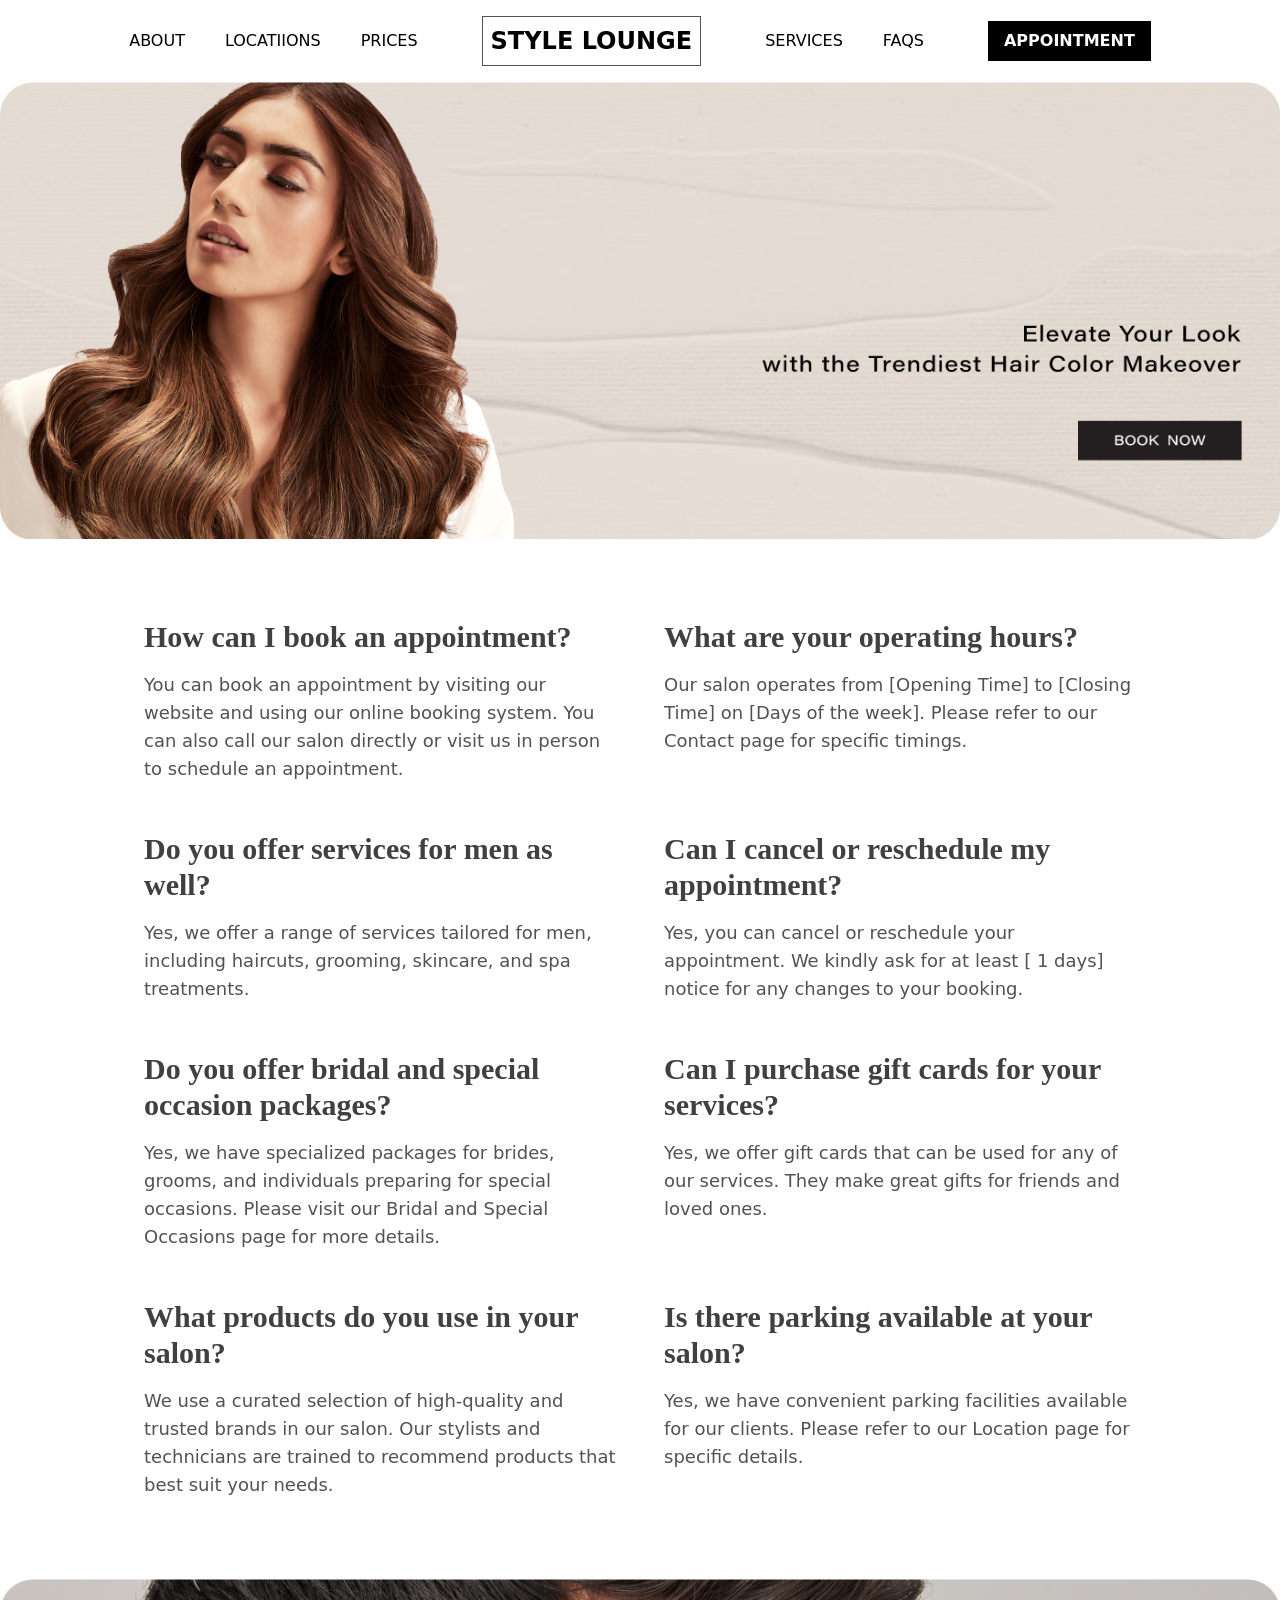
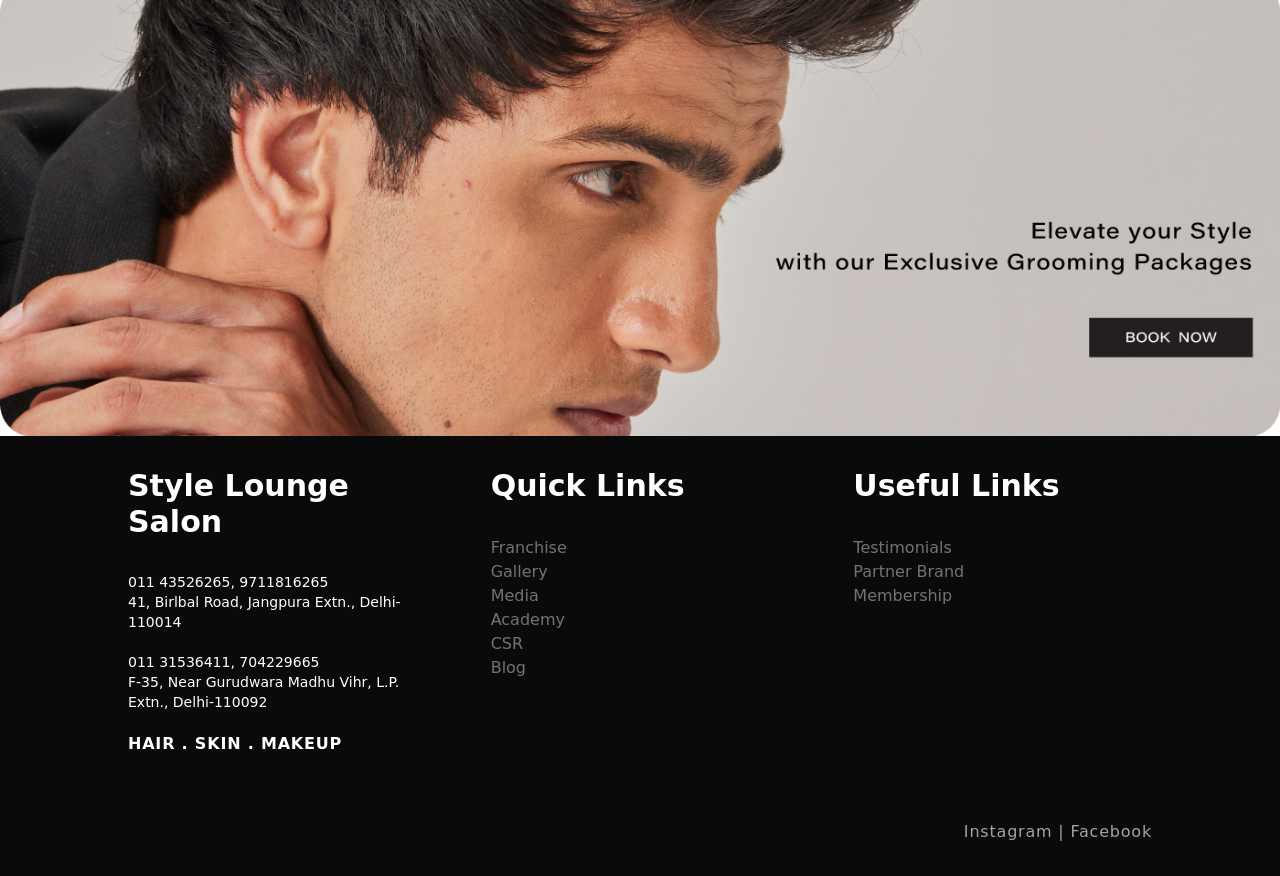
<file: faqs/index.html>
<!DOCTYPE html><html><head><meta charset="utf-8"><meta name="viewport" content="width=device-width, initial-scale=1"><link rel="stylesheet" href="/_nuxt/entry.iYgC4pCH.css" crossorigin><link rel="preload" as="fetch" crossorigin="anonymous" href="/faqs/_payload.json?db98b384-e839-42bf-94ea-8779bfef3774"><link rel="modulepreload" as="script" crossorigin href="/_nuxt/DvNVjVU-.js"><link rel="modulepreload" as="script" crossorigin href="/_nuxt/D1bKycWD.js"><link rel="modulepreload" as="script" crossorigin href="/_nuxt/RauvOZ4Y.js"><link rel="modulepreload" as="script" crossorigin href="/_nuxt/B1NbF2A7.js"><link rel="modulepreload" as="script" crossorigin href="/_nuxt/DJT2_F6o.js"><script type="module" src="/_nuxt/DvNVjVU-.js" crossorigin></script><link rel="prefetch" as="image" type="image/jpeg" href="/_nuxt/1.CJWY9C8Q.jpg"><link rel="prefetch" as="image" type="image/jpeg" href="/_nuxt/3.DJ-rdyL-.jpg"></head><body><div id="__nuxt"><div><div><nav class="flex gap-16 items-center justify-between p-4 md:justify-center relative z-50 bg-white top-0 transition-all duration-300 ease-in-out"><ul class="md:flex gap-10 hidden"><li><a href="/about" class="">ABOUT</a></li><li><a href="/locations" class="">LOCATIIONS</a></li><li><a href="/prices" class="">PRICES</a></li></ul><span class="md:text-2xl font-black text-lg border border-neutral-600 px-1 md:p-2 transition-all duration-300 ease-in-out"><a href="/" class="">STYLE LOUNGE</a></span><ul class="hidden md:flex gap-10 items-center"><li><a href="/services" class="">SERVICES</a></li><li><a aria-current="page" href="/faqs" class="router-link-active router-link-exact-active">FAQS</a></li></ul><div class="flex gap-4 items-center"><a href="/contact" class="bg-black text-xs md:text-base py-2 px-4 text-center text-white font-bold">APPOINTMENT</a><button class="space-y-0.5 md:hidden"><div class="h-1 w-4 bg-neutral-800"></div><div class="h-1 w-3 ml-auto bg-neutral-800"></div><div class="h-1 w-4 bg-neutral-800"></div></button></div><div class="opacity-0 -translate-y-full absolute w-1/2 p-4 bg-white shadow-lg -z-10 text-sm top-full text-left right-0 transition-all duration-300 ease-in-out"><ul class="space-y-2"><li class="group"><a href="/about" class="">ABOUT</a><div class="h-0.5 w-0 group-hover:w-full bg-black transition-all duration-500 ease-in-out"></div></li><li class="group"><a href="/locations" class="">LOCATIIONS</a><div class="h-0.5 w-0 group-hover:w-full bg-black transition-all duration-500 ease-in-out"></div></li><li class="group"><a href="/services" class="">SERVICES</a><div class="h-0.5 w-0 group-hover:w-full bg-black transition-all duration-500 ease-in-out"></div></li><li class="group"><a aria-current="page" href="/faqs" class="router-link-active router-link-exact-active">FAQS</a><div class="h-0.5 w-0 group-hover:w-full bg-black transition-all duration-500 ease-in-out"></div></li><li class="group"><a href="/prices" class="">PRICES</a><div class="h-0.5 w-0 group-hover:w-full bg-black transition-all duration-500 ease-in-out"></div></li></ul></div></nav><!--[--><section><img src="/_nuxt/1.CJWY9C8Q.jpg"><div class="w-4/5 grid md:grid-cols-2 gap-4 mx-auto my-16"><!--[--><div class="space-y-4 p-4"><h2 class="text-xl md:text-3xl text-neutral-700 font-bold font-serif">How can I book an appointment? </h2><p class="md:text-lg text-neutral-600">You can book an appointment by visiting our website and using our online booking system. You can also call our salon directly or visit us in person to schedule an appointment. </p></div><div class="space-y-4 p-4"><h2 class="text-xl md:text-3xl text-neutral-700 font-bold font-serif">What are your operating hours?</h2><p class="md:text-lg text-neutral-600">Our salon operates from [Opening Time] to [Closing Time] on [Days of the week]. Please refer to our Contact page for specific timings. </p></div><div class="space-y-4 p-4"><h2 class="text-xl md:text-3xl text-neutral-700 font-bold font-serif">Do you offer services for men as well? </h2><p class="md:text-lg text-neutral-600">Yes, we offer a range of services tailored for men, including haircuts, grooming, skincare, and spa treatments.</p></div><div class="space-y-4 p-4"><h2 class="text-xl md:text-3xl text-neutral-700 font-bold font-serif">Can I cancel or reschedule my appointment? </h2><p class="md:text-lg text-neutral-600">Yes, you can cancel or reschedule your appointment. We kindly ask for at least [ 1 days] notice for any changes to your booking. </p></div><div class="space-y-4 p-4"><h2 class="text-xl md:text-3xl text-neutral-700 font-bold font-serif">Do you offer bridal and special occasion packages? </h2><p class="md:text-lg text-neutral-600">Yes, we have specialized packages for brides, grooms, and individuals preparing for special occasions. Please visit our Bridal and Special Occasions page for more details.</p></div><div class="space-y-4 p-4"><h2 class="text-xl md:text-3xl text-neutral-700 font-bold font-serif">Can I purchase gift cards for your services? </h2><p class="md:text-lg text-neutral-600">Yes, we offer gift cards that can be used for any of our services. They make great gifts for friends and loved ones. </p></div><div class="space-y-4 p-4"><h2 class="text-xl md:text-3xl text-neutral-700 font-bold font-serif">What products do you use in your salon?</h2><p class="md:text-lg text-neutral-600">We use a curated selection of high-quality and trusted brands in our salon. Our stylists and technicians are trained to recommend products that best suit your needs.</p></div><div class="space-y-4 p-4"><h2 class="text-xl md:text-3xl text-neutral-700 font-bold font-serif">Is there parking available at your salon? </h2><p class="md:text-lg text-neutral-600">Yes, we have convenient parking facilities available for our clients. Please refer to our Location page for specific details. </p></div><!--]--></div><img src="/_nuxt/3.DJ-rdyL-.jpg"></section><!--]--><section class="bg-neutral-950 py-8 text-white"><div class="grid grid-cols-2 md:grid-cols-3 w-4/5 mx-auto gap-16"><div class="space-y-8 col-span-2 md:col-span-1"><h1 class="font-bold text-3xl">Style Lounge Salon</h1><p class="text-sm"> 011 43526265, 9711816265<br>41, Birlbal Road, Jangpura Extn., Delhi-110014 <br><br> 011 31536411, 704229665 <br> F-35, Near Gurudwara Madhu Vihr, L.P. Extn., Delhi-110092 <br><br></p><span class="font-bold tracking-wider">HAIR . SKIN . MAKEUP</span></div><div class="space-y-8"><h1 class="font-bold text-xl md:text-3xl">Quick Links</h1><ul class="text-neutral-500"><li>Franchise</li><li>Gallery</li><li>Media</li><li>Academy</li><li>CSR</li><li>Blog</li></ul></div><div class="space-y-8"><h1 class="font-bold text-xl md:text-3xl">Useful Links</h1><ul class="text-neutral-500"><li>Testimonials</li><li>Partner Brand</li><li>Membership</li></ul></div></div><div class="flex flex-col md:flex-row items-center justify-end w-4/5 mx-auto mt-16 gap-8"><span class="text-neutral-400 tracking-wider">Instagram | Facebook</span></div></section></div></div></div><div id="teleports"></div><script>window.__NUXT__={};window.__NUXT__.config={public:{},app:{baseURL:"/",buildId:"db98b384-e839-42bf-94ea-8779bfef3774",buildAssetsDir:"/_nuxt/",cdnURL:""}}</script><script type="application/json" data-nuxt-data="nuxt-app" data-ssr="true" id="__NUXT_DATA__" data-src="/faqs/_payload.json?db98b384-e839-42bf-94ea-8779bfef3774">[{"state":1,"once":3,"_errors":4,"serverRendered":6,"path":7,"prerenderedAt":8},["Reactive",2],{},["Set"],["ShallowReactive",5],{},true,"\u002Ffaqs",1778262572167]</script></body></html>
</file>
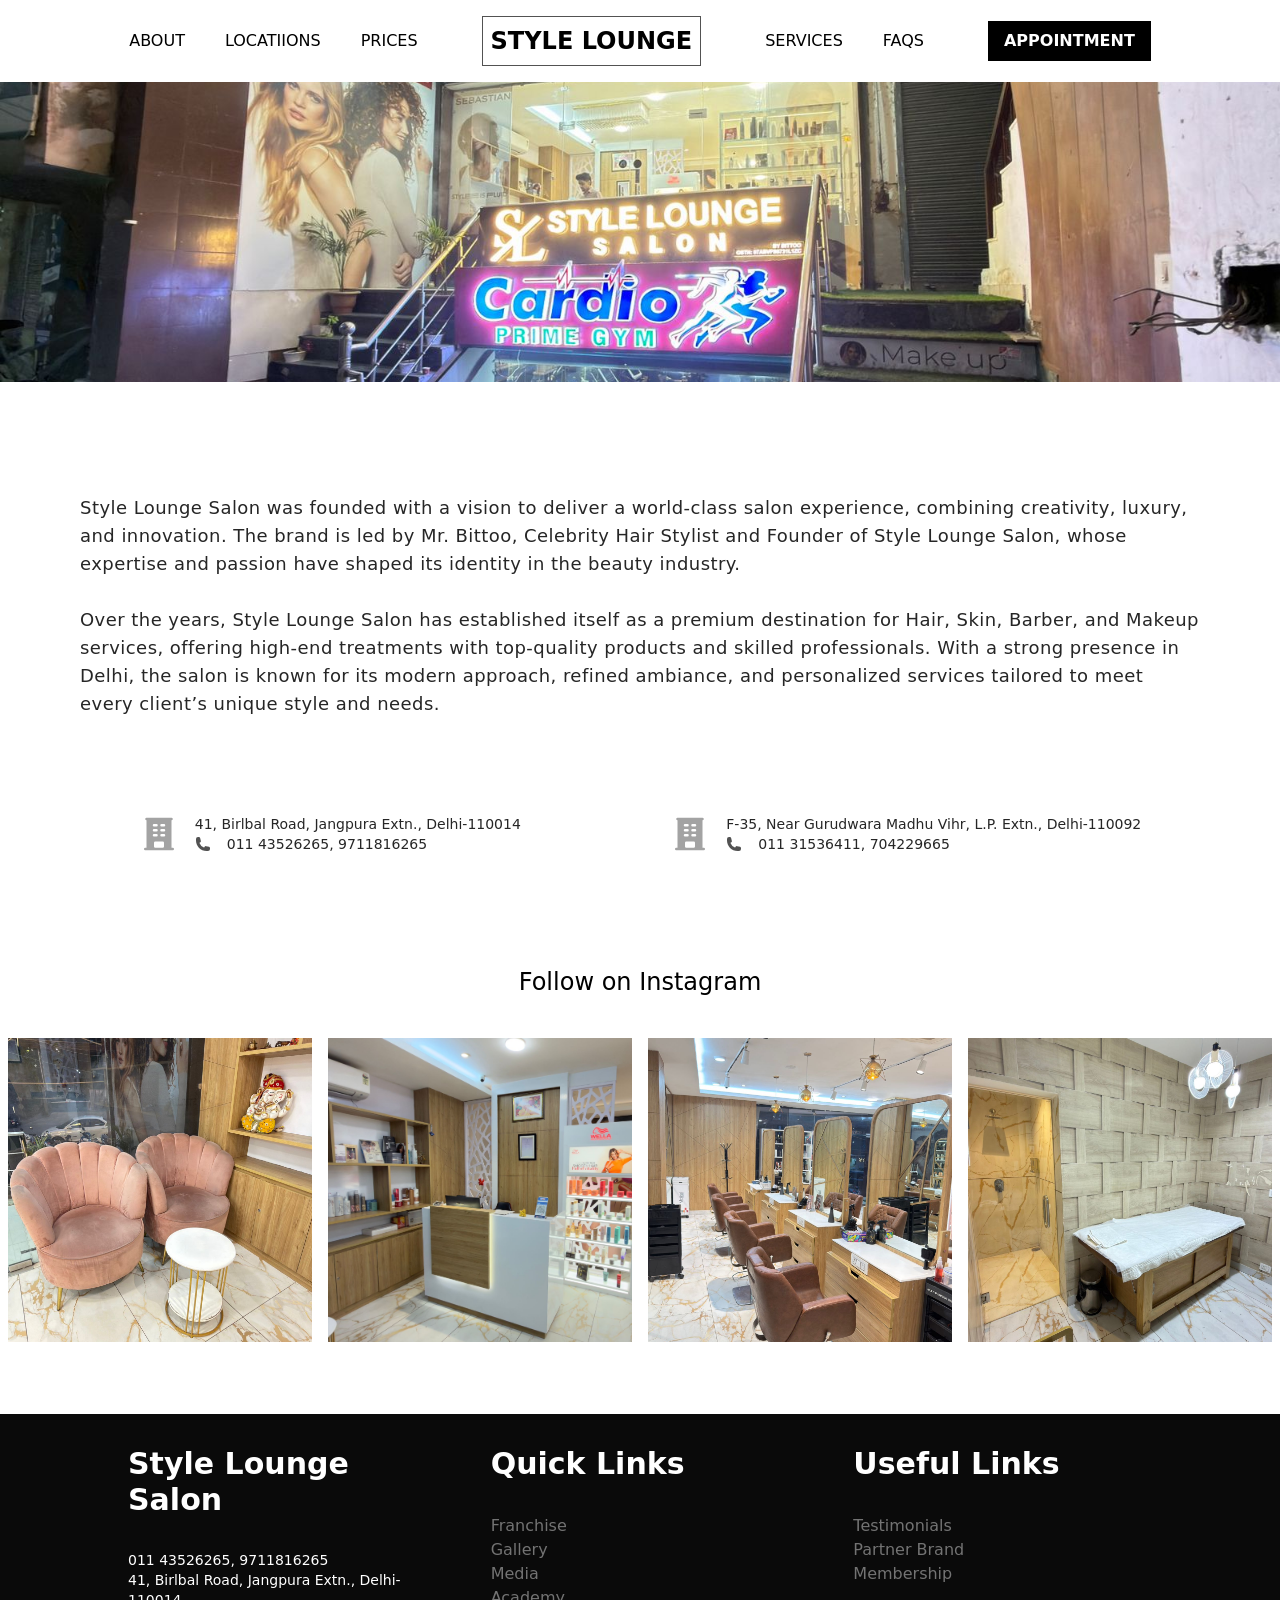
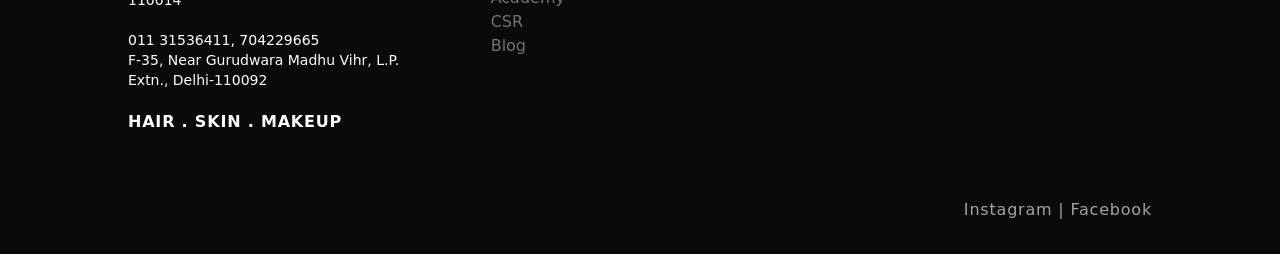
<file: locations/index.html>
<!DOCTYPE html><html><head><meta charset="utf-8"><meta name="viewport" content="width=device-width, initial-scale=1"><link rel="stylesheet" href="/_nuxt/entry.iYgC4pCH.css" crossorigin><link rel="preload" as="fetch" crossorigin="anonymous" href="/locations/_payload.json?db98b384-e839-42bf-94ea-8779bfef3774"><link rel="modulepreload" as="script" crossorigin href="/_nuxt/DvNVjVU-.js"><link rel="modulepreload" as="script" crossorigin href="/_nuxt/D1bKycWD.js"><link rel="modulepreload" as="script" crossorigin href="/_nuxt/RauvOZ4Y.js"><link rel="modulepreload" as="script" crossorigin href="/_nuxt/DpZbM0j9.js"><link rel="modulepreload" as="script" crossorigin href="/_nuxt/DAuO3s4H.js"><link rel="modulepreload" as="script" crossorigin href="/_nuxt/D7xeG7RU.js"><script type="module" src="/_nuxt/DvNVjVU-.js" crossorigin></script><link rel="prefetch" as="image" type="image/jpeg" href="/_nuxt/location2.DxncWZeg.jpg"><link rel="prefetch" as="image" type="image/jpeg" href="/_nuxt/1.DNccR1Kd.jpg"><link rel="prefetch" as="image" type="image/jpeg" href="/_nuxt/2.Cr_MQO5q.jpg"><link rel="prefetch" as="image" type="image/jpeg" href="/_nuxt/3.B3_E7hmM.jpg"><link rel="prefetch" as="image" type="image/jpeg" href="/_nuxt/4.C6dPyAAK.jpg"><link rel="prefetch" as="image" type="image/jpeg" href="/_nuxt/5.Dsm8i_J2.jpg"><link rel="prefetch" as="image" type="image/jpeg" href="/_nuxt/6.DouvgDai.jpg"><link rel="prefetch" as="image" type="image/jpeg" href="/_nuxt/7.D1m_dI6C.jpg"></head><body><div id="__nuxt"><div><div><nav class="flex gap-16 items-center justify-between p-4 md:justify-center relative z-50 bg-white top-0 transition-all duration-300 ease-in-out"><ul class="md:flex gap-10 hidden"><li><a href="/about" class="">ABOUT</a></li><li><a aria-current="page" href="/locations" class="router-link-active router-link-exact-active">LOCATIIONS</a></li><li><a href="/prices" class="">PRICES</a></li></ul><span class="md:text-2xl font-black text-lg border border-neutral-600 px-1 md:p-2 transition-all duration-300 ease-in-out"><a href="/" class="">STYLE LOUNGE</a></span><ul class="hidden md:flex gap-10 items-center"><li><a href="/services" class="">SERVICES</a></li><li><a href="/faqs" class="">FAQS</a></li></ul><div class="flex gap-4 items-center"><a href="/contact" class="bg-black text-xs md:text-base py-2 px-4 text-center text-white font-bold">APPOINTMENT</a><button class="space-y-0.5 md:hidden"><div class="h-1 w-4 bg-neutral-800"></div><div class="h-1 w-3 ml-auto bg-neutral-800"></div><div class="h-1 w-4 bg-neutral-800"></div></button></div><div class="opacity-0 -translate-y-full absolute w-1/2 p-4 bg-white shadow-lg -z-10 text-sm top-full text-left right-0 transition-all duration-300 ease-in-out"><ul class="space-y-2"><li class="group"><a href="/about" class="">ABOUT</a><div class="h-0.5 w-0 group-hover:w-full bg-black transition-all duration-500 ease-in-out"></div></li><li class="group"><a aria-current="page" href="/locations" class="router-link-active router-link-exact-active">LOCATIIONS</a><div class="h-0.5 w-0 group-hover:w-full bg-black transition-all duration-500 ease-in-out"></div></li><li class="group"><a href="/services" class="">SERVICES</a><div class="h-0.5 w-0 group-hover:w-full bg-black transition-all duration-500 ease-in-out"></div></li><li class="group"><a href="/faqs" class="">FAQS</a><div class="h-0.5 w-0 group-hover:w-full bg-black transition-all duration-500 ease-in-out"></div></li><li class="group"><a href="/prices" class="">PRICES</a><div class="h-0.5 w-0 group-hover:w-full bg-black transition-all duration-500 ease-in-out"></div></li></ul></div></nav><!--[--><section class="pb-16"><img src="/_nuxt/location2.DxncWZeg.jpg" class="object-cover h-[300px] w-full"><div class="p-8 md:p-20 text-lg text-neutral-800 mt-8"><p class="tracking-wide">Style Lounge Salon was founded with a vision to deliver a world-class salon experience, combining creativity, luxury, and innovation. The brand is led by Mr. Bittoo, Celebrity Hair Stylist and Founder of Style Lounge Salon, whose expertise and passion have shaped its identity in the beauty industry. <br><br> Over the years, Style Lounge Salon has established itself as a premium destination for Hair, Skin, Barber, and Makeup services, offering high-end treatments with top-quality products and skilled professionals. With a strong presence in Delhi, the salon is known for its modern approach, refined ambiance, and personalized services tailored to meet every client’s unique style and needs.</p><div class="flex flex-col md:flex-row justify-around items-center gap-8 pt-16"><div class="flex gap-4 items-center py-8"><svg xmlns="http://www.w3.org/2000/svg" viewBox="0 0 24 24" fill="currentColor" aria-hidden="true" data-slot="icon" class="shrink-0 size-10 text-neutral-400"><path fill-rule="evenodd" d="M4.5 2.25a.75.75 0 0 0 0 1.5v16.5h-.75a.75.75 0 0 0 0 1.5h16.5a.75.75 0 0 0 0-1.5h-.75V3.75a.75.75 0 0 0 0-1.5h-15ZM9 6a.75.75 0 0 0 0 1.5h1.5a.75.75 0 0 0 0-1.5H9Zm-.75 3.75A.75.75 0 0 1 9 9h1.5a.75.75 0 0 1 0 1.5H9a.75.75 0 0 1-.75-.75ZM9 12a.75.75 0 0 0 0 1.5h1.5a.75.75 0 0 0 0-1.5H9Zm3.75-5.25A.75.75 0 0 1 13.5 6H15a.75.75 0 0 1 0 1.5h-1.5a.75.75 0 0 1-.75-.75ZM13.5 9a.75.75 0 0 0 0 1.5H15A.75.75 0 0 0 15 9h-1.5Zm-.75 3.75a.75.75 0 0 1 .75-.75H15a.75.75 0 0 1 0 1.5h-1.5a.75.75 0 0 1-.75-.75ZM9 19.5v-2.25a.75.75 0 0 1 .75-.75h4.5a.75.75 0 0 1 .75.75v2.25a.75.75 0 0 1-.75.75h-4.5A.75.75 0 0 1 9 19.5Z" clip-rule="evenodd"></path></svg><span class="text-sm">41, Birlbal Road, Jangpura Extn., Delhi-110014 <br><div class="flex gap-4 items-center"><svg xmlns="http://www.w3.org/2000/svg" viewBox="0 0 24 24" fill="currentColor" aria-hidden="true" data-slot="icon" class="shrink-0 size-4 text-neutral-600"><path fill-rule="evenodd" d="M1.5 4.5a3 3 0 0 1 3-3h1.372c.86 0 1.61.586 1.819 1.42l1.105 4.423a1.875 1.875 0 0 1-.694 1.955l-1.293.97c-.135.101-.164.249-.126.352a11.285 11.285 0 0 0 6.697 6.697c.103.038.25.009.352-.126l.97-1.293a1.875 1.875 0 0 1 1.955-.694l4.423 1.105c.834.209 1.42.959 1.42 1.82V19.5a3 3 0 0 1-3 3h-2.25C8.552 22.5 1.5 15.448 1.5 6.75V4.5Z" clip-rule="evenodd"></path></svg> 011 43526265, 9711816265 </div></span></div><div class="flex gap-4 items-center py-8"><svg xmlns="http://www.w3.org/2000/svg" viewBox="0 0 24 24" fill="currentColor" aria-hidden="true" data-slot="icon" class="shrink-0 size-10 text-neutral-400"><path fill-rule="evenodd" d="M4.5 2.25a.75.75 0 0 0 0 1.5v16.5h-.75a.75.75 0 0 0 0 1.5h16.5a.75.75 0 0 0 0-1.5h-.75V3.75a.75.75 0 0 0 0-1.5h-15ZM9 6a.75.75 0 0 0 0 1.5h1.5a.75.75 0 0 0 0-1.5H9Zm-.75 3.75A.75.75 0 0 1 9 9h1.5a.75.75 0 0 1 0 1.5H9a.75.75 0 0 1-.75-.75ZM9 12a.75.75 0 0 0 0 1.5h1.5a.75.75 0 0 0 0-1.5H9Zm3.75-5.25A.75.75 0 0 1 13.5 6H15a.75.75 0 0 1 0 1.5h-1.5a.75.75 0 0 1-.75-.75ZM13.5 9a.75.75 0 0 0 0 1.5H15A.75.75 0 0 0 15 9h-1.5Zm-.75 3.75a.75.75 0 0 1 .75-.75H15a.75.75 0 0 1 0 1.5h-1.5a.75.75 0 0 1-.75-.75ZM9 19.5v-2.25a.75.75 0 0 1 .75-.75h4.5a.75.75 0 0 1 .75.75v2.25a.75.75 0 0 1-.75.75h-4.5A.75.75 0 0 1 9 19.5Z" clip-rule="evenodd"></path></svg><span class="text-sm">F-35, Near Gurudwara Madhu Vihr, L.P. Extn., Delhi-110092 <br><div class="flex gap-4 items-center"><svg xmlns="http://www.w3.org/2000/svg" viewBox="0 0 24 24" fill="currentColor" aria-hidden="true" data-slot="icon" class="shrink-0 size-4 text-neutral-600"><path fill-rule="evenodd" d="M1.5 4.5a3 3 0 0 1 3-3h1.372c.86 0 1.61.586 1.819 1.42l1.105 4.423a1.875 1.875 0 0 1-.694 1.955l-1.293.97c-.135.101-.164.249-.126.352a11.285 11.285 0 0 0 6.697 6.697c.103.038.25.009.352-.126l.97-1.293a1.875 1.875 0 0 1 1.955-.694l4.423 1.105c.834.209 1.42.959 1.42 1.82V19.5a3 3 0 0 1-3 3h-2.25C8.552 22.5 1.5 15.448 1.5 6.75V4.5Z" clip-rule="evenodd"></path></svg> 011 31536411, 704229665 </div></span></div></div></div><section><h1 class="text-2xl text-center mb-8">Follow on Instagram</h1><div class="overflow-hidden"><div class="flex px-2 snap-x snap-mandatory overflow-scroll"><!--[--><div class="min-w-1/3 w-80 h-80 shrink-0 md:min-w-1/5 p-2 snap-start"><img src="/_nuxt/1.DNccR1Kd.jpg" alt="post" class="object-cover h-full w-full"></div><div class="min-w-1/3 w-80 h-80 shrink-0 md:min-w-1/5 p-2 snap-start"><img src="/_nuxt/2.Cr_MQO5q.jpg" alt="post" class="object-cover h-full w-full"></div><div class="min-w-1/3 w-80 h-80 shrink-0 md:min-w-1/5 p-2 snap-start"><img src="/_nuxt/3.B3_E7hmM.jpg" alt="post" class="object-cover h-full w-full"></div><div class="min-w-1/3 w-80 h-80 shrink-0 md:min-w-1/5 p-2 snap-start"><img src="/_nuxt/4.C6dPyAAK.jpg" alt="post" class="object-cover h-full w-full"></div><div class="min-w-1/3 w-80 h-80 shrink-0 md:min-w-1/5 p-2 snap-start"><img src="/_nuxt/5.Dsm8i_J2.jpg" alt="post" class="object-cover h-full w-full"></div><div class="min-w-1/3 w-80 h-80 shrink-0 md:min-w-1/5 p-2 snap-start"><img src="/_nuxt/6.DouvgDai.jpg" alt="post" class="object-cover h-full w-full"></div><div class="min-w-1/3 w-80 h-80 shrink-0 md:min-w-1/5 p-2 snap-start"><img src="/_nuxt/7.D1m_dI6C.jpg" alt="post" class="object-cover h-full w-full"></div><!--]--><!--[--><div class="min-w-1/3 w-80 h-80 shrink-0 md:min-w-1/5 p-2 snap-start"><img src="/_nuxt/1.DNccR1Kd.jpg" alt="post" class="object-cover h-full w-full"></div><div class="min-w-1/3 w-80 h-80 shrink-0 md:min-w-1/5 p-2 snap-start"><img src="/_nuxt/2.Cr_MQO5q.jpg" alt="post" class="object-cover h-full w-full"></div><div class="min-w-1/3 w-80 h-80 shrink-0 md:min-w-1/5 p-2 snap-start"><img src="/_nuxt/3.B3_E7hmM.jpg" alt="post" class="object-cover h-full w-full"></div><div class="min-w-1/3 w-80 h-80 shrink-0 md:min-w-1/5 p-2 snap-start"><img src="/_nuxt/4.C6dPyAAK.jpg" alt="post" class="object-cover h-full w-full"></div><div class="min-w-1/3 w-80 h-80 shrink-0 md:min-w-1/5 p-2 snap-start"><img src="/_nuxt/5.Dsm8i_J2.jpg" alt="post" class="object-cover h-full w-full"></div><div class="min-w-1/3 w-80 h-80 shrink-0 md:min-w-1/5 p-2 snap-start"><img src="/_nuxt/6.DouvgDai.jpg" alt="post" class="object-cover h-full w-full"></div><div class="min-w-1/3 w-80 h-80 shrink-0 md:min-w-1/5 p-2 snap-start"><img src="/_nuxt/7.D1m_dI6C.jpg" alt="post" class="object-cover h-full w-full"></div><!--]--></div></div></section></section><!--]--><section class="bg-neutral-950 py-8 text-white"><div class="grid grid-cols-2 md:grid-cols-3 w-4/5 mx-auto gap-16"><div class="space-y-8 col-span-2 md:col-span-1"><h1 class="font-bold text-3xl">Style Lounge Salon</h1><p class="text-sm"> 011 43526265, 9711816265<br>41, Birlbal Road, Jangpura Extn., Delhi-110014 <br><br> 011 31536411, 704229665 <br> F-35, Near Gurudwara Madhu Vihr, L.P. Extn., Delhi-110092 <br><br></p><span class="font-bold tracking-wider">HAIR . SKIN . MAKEUP</span></div><div class="space-y-8"><h1 class="font-bold text-xl md:text-3xl">Quick Links</h1><ul class="text-neutral-500"><li>Franchise</li><li>Gallery</li><li>Media</li><li>Academy</li><li>CSR</li><li>Blog</li></ul></div><div class="space-y-8"><h1 class="font-bold text-xl md:text-3xl">Useful Links</h1><ul class="text-neutral-500"><li>Testimonials</li><li>Partner Brand</li><li>Membership</li></ul></div></div><div class="flex flex-col md:flex-row items-center justify-end w-4/5 mx-auto mt-16 gap-8"><span class="text-neutral-400 tracking-wider">Instagram | Facebook</span></div></section></div></div></div><div id="teleports"></div><script>window.__NUXT__={};window.__NUXT__.config={public:{},app:{baseURL:"/",buildId:"db98b384-e839-42bf-94ea-8779bfef3774",buildAssetsDir:"/_nuxt/",cdnURL:""}}</script><script type="application/json" data-nuxt-data="nuxt-app" data-ssr="true" id="__NUXT_DATA__" data-src="/locations/_payload.json?db98b384-e839-42bf-94ea-8779bfef3774">[{"state":1,"once":3,"_errors":4,"serverRendered":6,"path":7,"prerenderedAt":8},["Reactive",2],{},["Set"],["ShallowReactive",5],{},true,"\u002Flocations",1778262572165]</script></body></html>
</file>
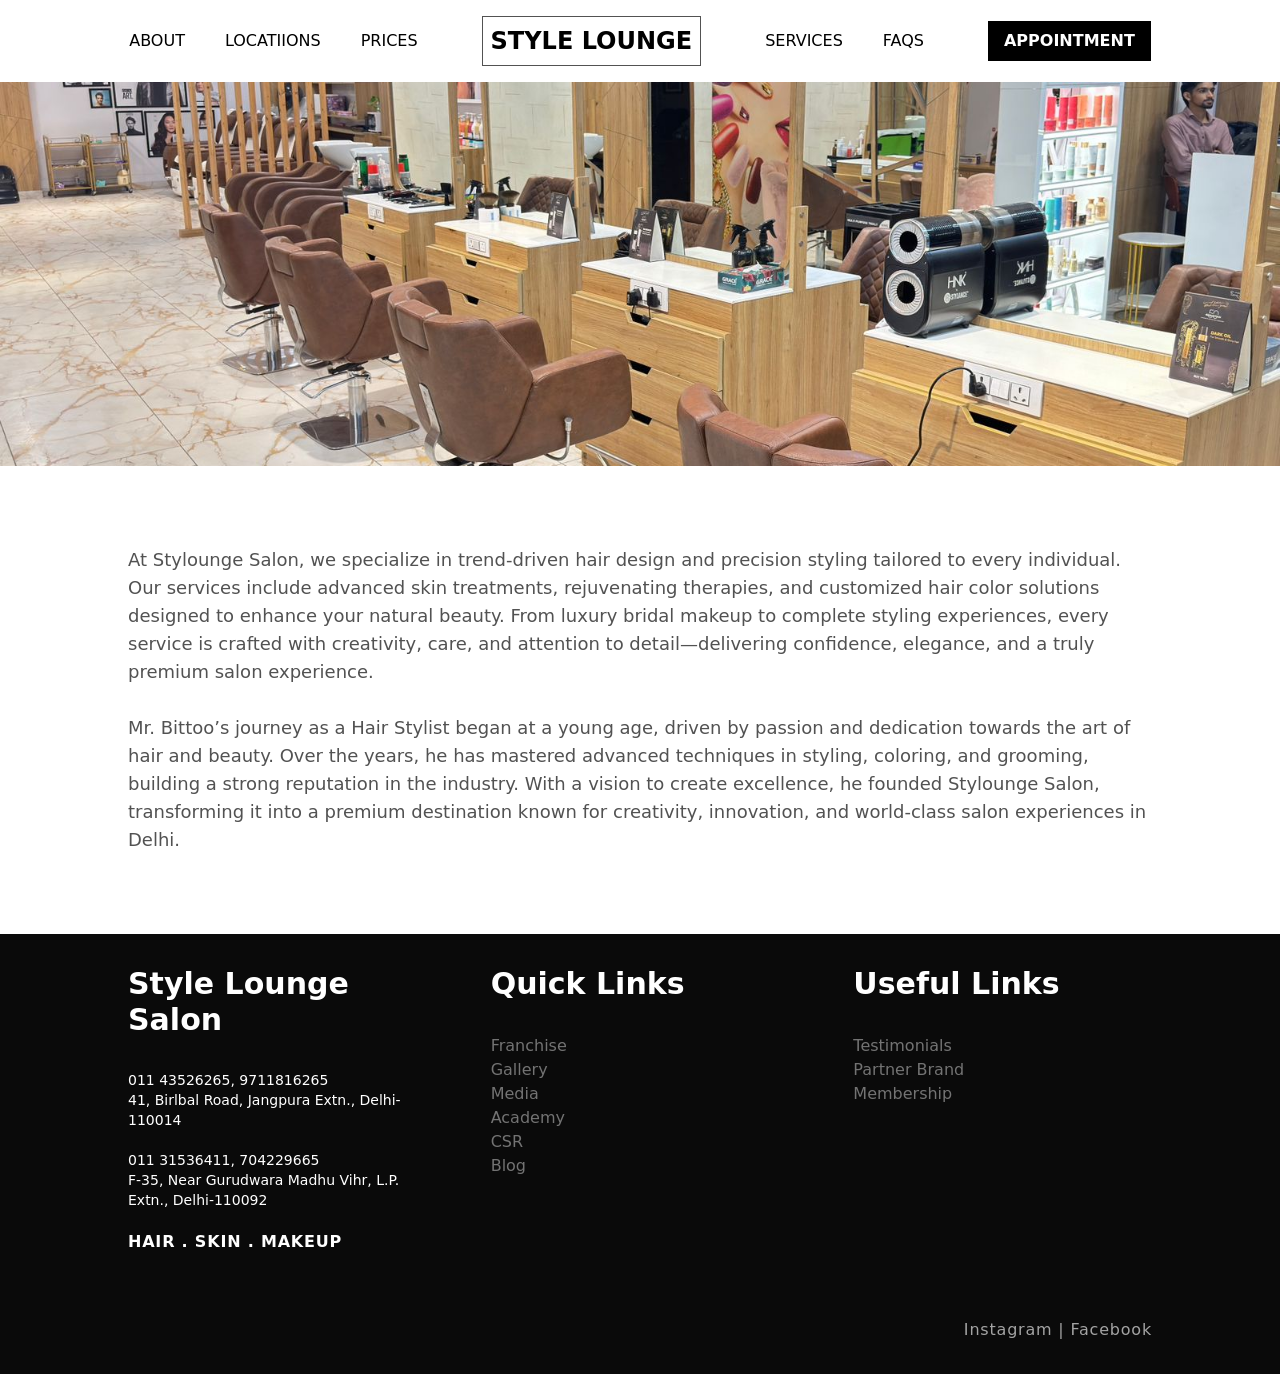
<file: media/index.html>
<!DOCTYPE html><html><head><meta charset="utf-8"><meta name="viewport" content="width=device-width, initial-scale=1"><link rel="stylesheet" href="/_nuxt/entry.iYgC4pCH.css" crossorigin><link rel="preload" as="fetch" crossorigin="anonymous" href="/media/_payload.json?db98b384-e839-42bf-94ea-8779bfef3774"><link rel="modulepreload" as="script" crossorigin href="/_nuxt/DvNVjVU-.js"><link rel="modulepreload" as="script" crossorigin href="/_nuxt/D1bKycWD.js"><link rel="modulepreload" as="script" crossorigin href="/_nuxt/RauvOZ4Y.js"><link rel="modulepreload" as="script" crossorigin href="/_nuxt/D1PNP0FT.js"><link rel="modulepreload" as="script" crossorigin href="/_nuxt/Y4rSkc_w.js"><script type="module" src="/_nuxt/DvNVjVU-.js" crossorigin></script><link rel="prefetch" as="image" type="image/jpeg" href="/_nuxt/salon.D8ktiJZs.jpg"></head><body><div id="__nuxt"><div><div><nav class="flex gap-16 items-center justify-between p-4 md:justify-center relative z-50 bg-white top-0 transition-all duration-300 ease-in-out"><ul class="md:flex gap-10 hidden"><li><a href="/about" class="">ABOUT</a></li><li><a href="/locations" class="">LOCATIIONS</a></li><li><a href="/prices" class="">PRICES</a></li></ul><span class="md:text-2xl font-black text-lg border border-neutral-600 px-1 md:p-2 transition-all duration-300 ease-in-out"><a href="/" class="">STYLE LOUNGE</a></span><ul class="hidden md:flex gap-10 items-center"><li><a href="/services" class="">SERVICES</a></li><li><a href="/faqs" class="">FAQS</a></li></ul><div class="flex gap-4 items-center"><a href="/contact" class="bg-black text-xs md:text-base py-2 px-4 text-center text-white font-bold">APPOINTMENT</a><button class="space-y-0.5 md:hidden"><div class="h-1 w-4 bg-neutral-800"></div><div class="h-1 w-3 ml-auto bg-neutral-800"></div><div class="h-1 w-4 bg-neutral-800"></div></button></div><div class="opacity-0 -translate-y-full absolute w-1/2 p-4 bg-white shadow-lg -z-10 text-sm top-full text-left right-0 transition-all duration-300 ease-in-out"><ul class="space-y-2"><li class="group"><a href="/about" class="">ABOUT</a><div class="h-0.5 w-0 group-hover:w-full bg-black transition-all duration-500 ease-in-out"></div></li><li class="group"><a href="/locations" class="">LOCATIIONS</a><div class="h-0.5 w-0 group-hover:w-full bg-black transition-all duration-500 ease-in-out"></div></li><li class="group"><a href="/services" class="">SERVICES</a><div class="h-0.5 w-0 group-hover:w-full bg-black transition-all duration-500 ease-in-out"></div></li><li class="group"><a href="/faqs" class="">FAQS</a><div class="h-0.5 w-0 group-hover:w-full bg-black transition-all duration-500 ease-in-out"></div></li><li class="group"><a href="/prices" class="">PRICES</a><div class="h-0.5 w-0 group-hover:w-full bg-black transition-all duration-500 ease-in-out"></div></li></ul></div></nav><!--[--><section><img src="/_nuxt/salon.D8ktiJZs.jpg" class="h-96 object-center object-cover w-full"><p class="text-lg text-neutral-600 w-4/5 mx-auto my-20"> At Stylounge Salon, we specialize in trend-driven hair design and precision styling tailored to every individual. Our services include advanced skin treatments, rejuvenating therapies, and customized hair color solutions designed to enhance your natural beauty. From luxury bridal makeup to complete styling experiences, every service is crafted with creativity, care, and attention to detail—delivering confidence, elegance, and a truly premium salon experience.<br><br> Mr. Bittoo’s journey as a Hair Stylist began at a young age, driven by passion and dedication towards the art of hair and beauty. Over the years, he has mastered advanced techniques in styling, coloring, and grooming, building a strong reputation in the industry. With a vision to create excellence, he founded Stylounge Salon, transforming it into a premium destination known for creativity, innovation, and world-class salon experiences in Delhi.</p></section><!--]--><section class="bg-neutral-950 py-8 text-white"><div class="grid grid-cols-2 md:grid-cols-3 w-4/5 mx-auto gap-16"><div class="space-y-8 col-span-2 md:col-span-1"><h1 class="font-bold text-3xl">Style Lounge Salon</h1><p class="text-sm"> 011 43526265, 9711816265<br>41, Birlbal Road, Jangpura Extn., Delhi-110014 <br><br> 011 31536411, 704229665 <br> F-35, Near Gurudwara Madhu Vihr, L.P. Extn., Delhi-110092 <br><br></p><span class="font-bold tracking-wider">HAIR . SKIN . MAKEUP</span></div><div class="space-y-8"><h1 class="font-bold text-xl md:text-3xl">Quick Links</h1><ul class="text-neutral-500"><li>Franchise</li><li>Gallery</li><li>Media</li><li>Academy</li><li>CSR</li><li>Blog</li></ul></div><div class="space-y-8"><h1 class="font-bold text-xl md:text-3xl">Useful Links</h1><ul class="text-neutral-500"><li>Testimonials</li><li>Partner Brand</li><li>Membership</li></ul></div></div><div class="flex flex-col md:flex-row items-center justify-end w-4/5 mx-auto mt-16 gap-8"><span class="text-neutral-400 tracking-wider">Instagram | Facebook</span></div></section></div></div></div><div id="teleports"></div><script>window.__NUXT__={};window.__NUXT__.config={public:{},app:{baseURL:"/",buildId:"db98b384-e839-42bf-94ea-8779bfef3774",buildAssetsDir:"/_nuxt/",cdnURL:""}}</script><script type="application/json" data-nuxt-data="nuxt-app" data-ssr="true" id="__NUXT_DATA__" data-src="/media/_payload.json?db98b384-e839-42bf-94ea-8779bfef3774">[{"state":1,"once":3,"_errors":4,"serverRendered":6,"path":7,"prerenderedAt":8},["Reactive",2],{},["Set"],["ShallowReactive",5],{},true,"\u002Fmedia",1778262572167]</script></body></html>
</file>
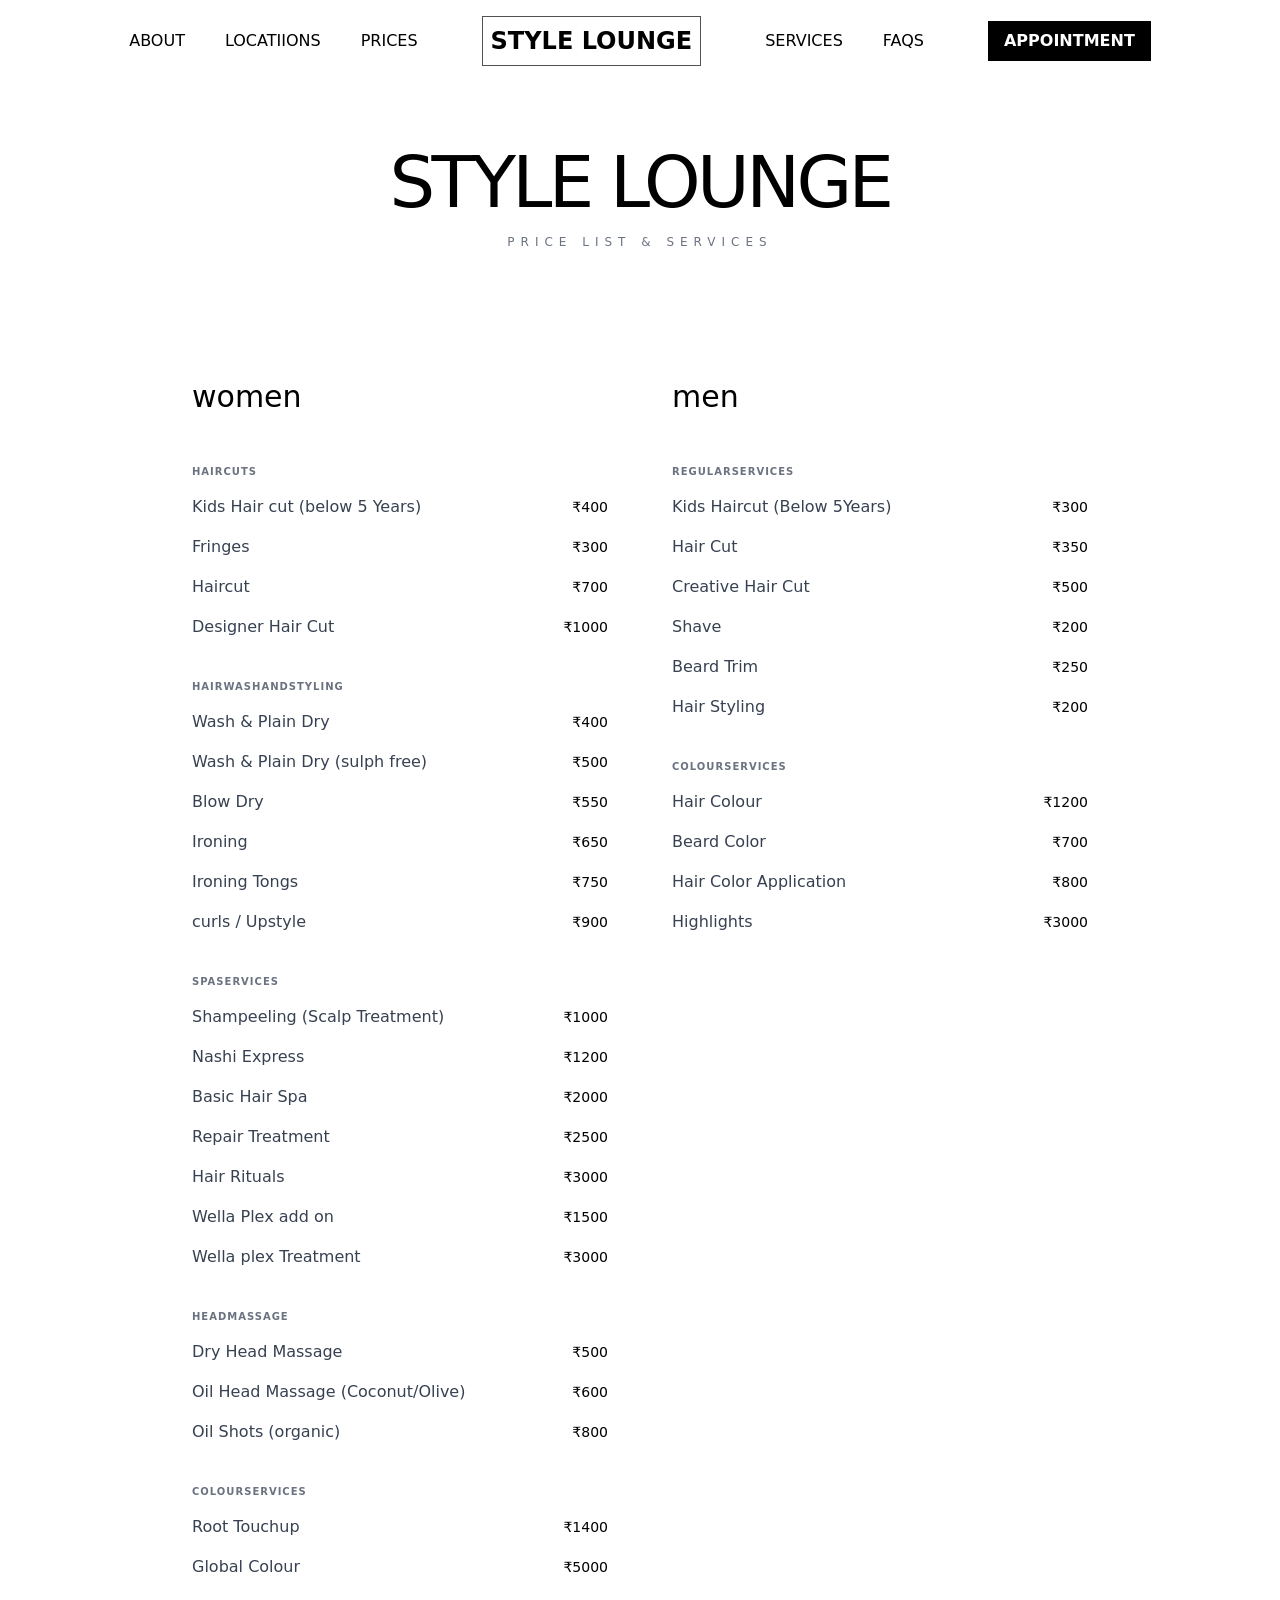
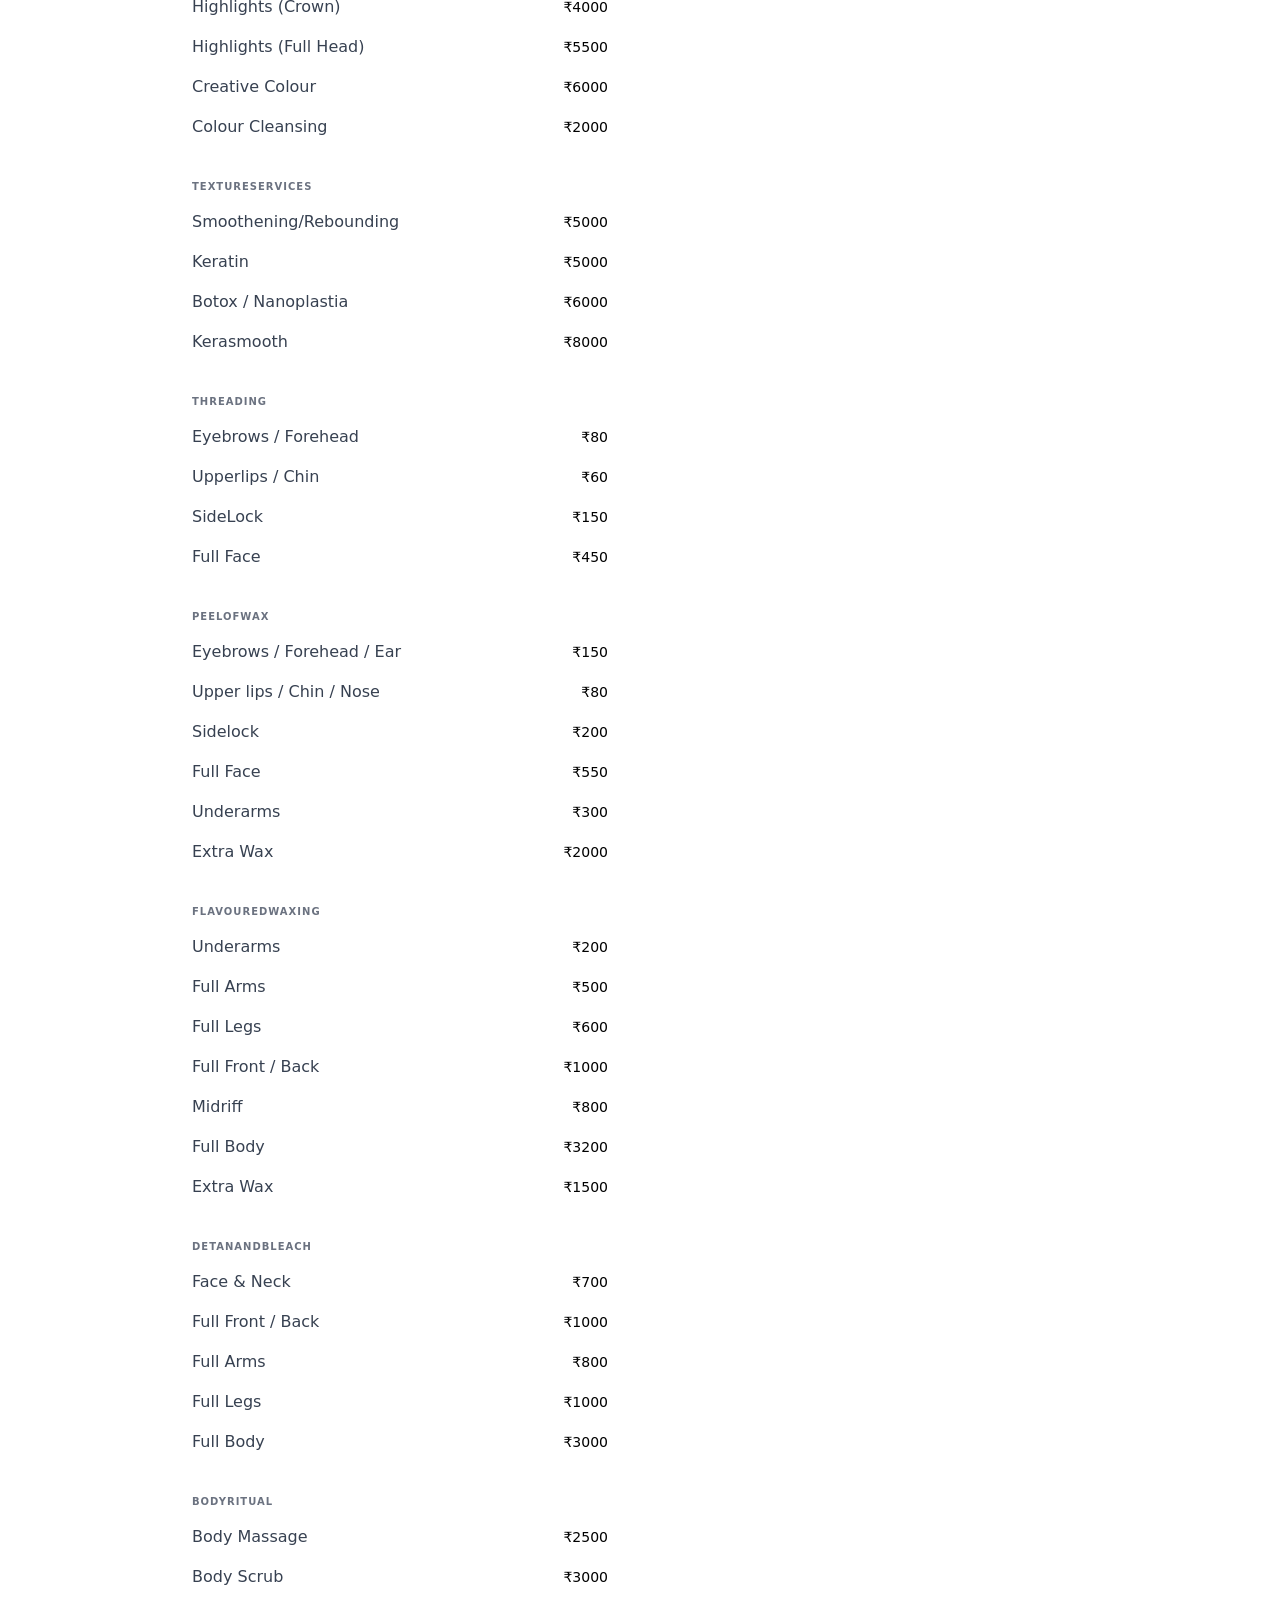
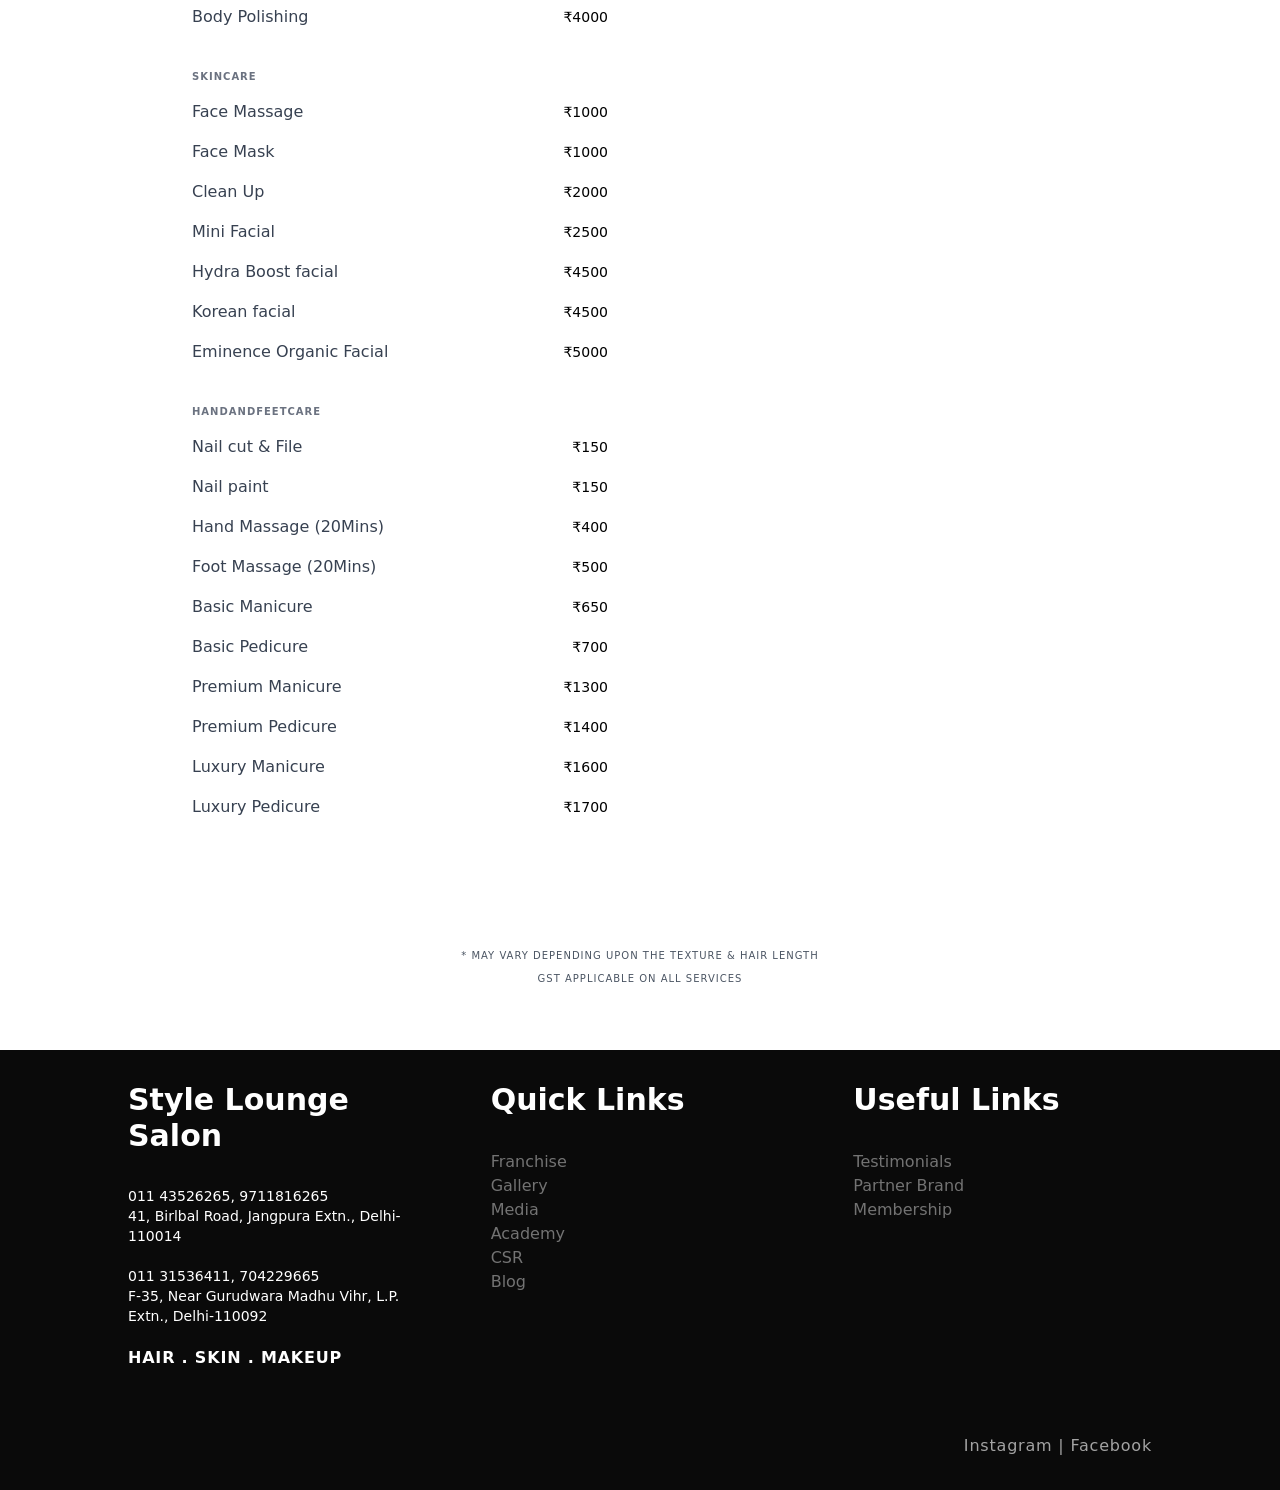
<file: prices/index.html>
<!DOCTYPE html><html><head><meta charset="utf-8"><meta name="viewport" content="width=device-width, initial-scale=1"><link rel="stylesheet" href="/_nuxt/entry.iYgC4pCH.css" crossorigin><link rel="preload" as="fetch" crossorigin="anonymous" href="/prices/_payload.json?db98b384-e839-42bf-94ea-8779bfef3774"><link rel="modulepreload" as="script" crossorigin href="/_nuxt/DvNVjVU-.js"><link rel="modulepreload" as="script" crossorigin href="/_nuxt/D1bKycWD.js"><link rel="modulepreload" as="script" crossorigin href="/_nuxt/RauvOZ4Y.js"><link rel="modulepreload" as="script" crossorigin href="/_nuxt/CNKBpCgZ.js"><script type="module" src="/_nuxt/DvNVjVU-.js" crossorigin></script></head><body><div id="__nuxt"><div><div><nav class="flex gap-16 items-center justify-between p-4 md:justify-center relative z-50 bg-white top-0 transition-all duration-300 ease-in-out"><ul class="md:flex gap-10 hidden"><li><a href="/about" class="">ABOUT</a></li><li><a href="/locations" class="">LOCATIIONS</a></li><li><a aria-current="page" href="/prices" class="router-link-active router-link-exact-active">PRICES</a></li></ul><span class="md:text-2xl font-black text-lg border border-neutral-600 px-1 md:p-2 transition-all duration-300 ease-in-out"><a href="/" class="">STYLE LOUNGE</a></span><ul class="hidden md:flex gap-10 items-center"><li><a href="/services" class="">SERVICES</a></li><li><a href="/faqs" class="">FAQS</a></li></ul><div class="flex gap-4 items-center"><a href="/contact" class="bg-black text-xs md:text-base py-2 px-4 text-center text-white font-bold">APPOINTMENT</a><button class="space-y-0.5 md:hidden"><div class="h-1 w-4 bg-neutral-800"></div><div class="h-1 w-3 ml-auto bg-neutral-800"></div><div class="h-1 w-4 bg-neutral-800"></div></button></div><div class="opacity-0 -translate-y-full absolute w-1/2 p-4 bg-white shadow-lg -z-10 text-sm top-full text-left right-0 transition-all duration-300 ease-in-out"><ul class="space-y-2"><li class="group"><a href="/about" class="">ABOUT</a><div class="h-0.5 w-0 group-hover:w-full bg-black transition-all duration-500 ease-in-out"></div></li><li class="group"><a href="/locations" class="">LOCATIIONS</a><div class="h-0.5 w-0 group-hover:w-full bg-black transition-all duration-500 ease-in-out"></div></li><li class="group"><a href="/services" class="">SERVICES</a><div class="h-0.5 w-0 group-hover:w-full bg-black transition-all duration-500 ease-in-out"></div></li><li class="group"><a href="/faqs" class="">FAQS</a><div class="h-0.5 w-0 group-hover:w-full bg-black transition-all duration-500 ease-in-out"></div></li><li class="group"><a aria-current="page" href="/prices" class="router-link-active router-link-exact-active">PRICES</a><div class="h-0.5 w-0 group-hover:w-full bg-black transition-all duration-500 ease-in-out"></div></li></ul></div></nav><!--[--><div class="max-w-5xl mx-auto p-8 md:p-16"><section class="text-center mb-20 border-b border-white/10 pb-12"><h1 class="heading-font text-5xl md:text-7xl uppercase tracking-tighter mb-4">Style Lounge</h1> <p class="text-xs uppercase tracking-[0.5em] text-gray-500">Price List &amp; Services</p></section><div class="grid grid-cols-1 lg:grid-cols-2 gap-x-16 gap-y-12"><!--[--><section class="space-y-10"><h2 class="heading-font text-3xl border-b border-white/20 pb-2 mb-6">women</h2><!--[--><div><h3 class="text-[10px] uppercase tracking-widest text-gray-500 mb-4 font-bold">hairCuts</h3><div class="space-y-4"><!--[--><div class="flex justify-between items-baseline group"><span class="text-gray-700 group-hover:text-neutral-900 transition-colors duration-300">Kids Hair cut (below 5 Years)</span><div class="flex-grow mx-2 border-b border-white/5 border-dotted"></div><span class="text-sm font-medium"> ₹400</span></div><div class="flex justify-between items-baseline group"><span class="text-gray-700 group-hover:text-neutral-900 transition-colors duration-300">Fringes</span><div class="flex-grow mx-2 border-b border-white/5 border-dotted"></div><span class="text-sm font-medium"> ₹300</span></div><div class="flex justify-between items-baseline group"><span class="text-gray-700 group-hover:text-neutral-900 transition-colors duration-300">Haircut</span><div class="flex-grow mx-2 border-b border-white/5 border-dotted"></div><span class="text-sm font-medium"> ₹700</span></div><div class="flex justify-between items-baseline group"><span class="text-gray-700 group-hover:text-neutral-900 transition-colors duration-300">Designer Hair Cut</span><div class="flex-grow mx-2 border-b border-white/5 border-dotted"></div><span class="text-sm font-medium"> ₹1000</span></div><!--]--></div></div><div><h3 class="text-[10px] uppercase tracking-widest text-gray-500 mb-4 font-bold">hairWashAndStyling</h3><div class="space-y-4"><!--[--><div class="flex justify-between items-baseline group"><span class="text-gray-700 group-hover:text-neutral-900 transition-colors duration-300">Wash &amp; Plain Dry</span><div class="flex-grow mx-2 border-b border-white/5 border-dotted"></div><span class="text-sm font-medium"> ₹400</span></div><div class="flex justify-between items-baseline group"><span class="text-gray-700 group-hover:text-neutral-900 transition-colors duration-300">Wash &amp; Plain Dry (sulph free)</span><div class="flex-grow mx-2 border-b border-white/5 border-dotted"></div><span class="text-sm font-medium"> ₹500</span></div><div class="flex justify-between items-baseline group"><span class="text-gray-700 group-hover:text-neutral-900 transition-colors duration-300">Blow Dry</span><div class="flex-grow mx-2 border-b border-white/5 border-dotted"></div><span class="text-sm font-medium"> ₹550</span></div><div class="flex justify-between items-baseline group"><span class="text-gray-700 group-hover:text-neutral-900 transition-colors duration-300">Ironing</span><div class="flex-grow mx-2 border-b border-white/5 border-dotted"></div><span class="text-sm font-medium"> ₹650</span></div><div class="flex justify-between items-baseline group"><span class="text-gray-700 group-hover:text-neutral-900 transition-colors duration-300">Ironing Tongs</span><div class="flex-grow mx-2 border-b border-white/5 border-dotted"></div><span class="text-sm font-medium"> ₹750</span></div><div class="flex justify-between items-baseline group"><span class="text-gray-700 group-hover:text-neutral-900 transition-colors duration-300">curls / Upstyle</span><div class="flex-grow mx-2 border-b border-white/5 border-dotted"></div><span class="text-sm font-medium"> ₹900</span></div><!--]--></div></div><div><h3 class="text-[10px] uppercase tracking-widest text-gray-500 mb-4 font-bold">spaServices</h3><div class="space-y-4"><!--[--><div class="flex justify-between items-baseline group"><span class="text-gray-700 group-hover:text-neutral-900 transition-colors duration-300">Shampeeling (Scalp Treatment)</span><div class="flex-grow mx-2 border-b border-white/5 border-dotted"></div><span class="text-sm font-medium"> ₹1000</span></div><div class="flex justify-between items-baseline group"><span class="text-gray-700 group-hover:text-neutral-900 transition-colors duration-300">Nashi Express</span><div class="flex-grow mx-2 border-b border-white/5 border-dotted"></div><span class="text-sm font-medium"> ₹1200</span></div><div class="flex justify-between items-baseline group"><span class="text-gray-700 group-hover:text-neutral-900 transition-colors duration-300">Basic Hair Spa</span><div class="flex-grow mx-2 border-b border-white/5 border-dotted"></div><span class="text-sm font-medium"> ₹2000</span></div><div class="flex justify-between items-baseline group"><span class="text-gray-700 group-hover:text-neutral-900 transition-colors duration-300">Repair Treatment</span><div class="flex-grow mx-2 border-b border-white/5 border-dotted"></div><span class="text-sm font-medium"> ₹2500</span></div><div class="flex justify-between items-baseline group"><span class="text-gray-700 group-hover:text-neutral-900 transition-colors duration-300">Hair Rituals</span><div class="flex-grow mx-2 border-b border-white/5 border-dotted"></div><span class="text-sm font-medium"> ₹3000</span></div><div class="flex justify-between items-baseline group"><span class="text-gray-700 group-hover:text-neutral-900 transition-colors duration-300">Wella Plex add on</span><div class="flex-grow mx-2 border-b border-white/5 border-dotted"></div><span class="text-sm font-medium"> ₹1500</span></div><div class="flex justify-between items-baseline group"><span class="text-gray-700 group-hover:text-neutral-900 transition-colors duration-300">Wella plex Treatment</span><div class="flex-grow mx-2 border-b border-white/5 border-dotted"></div><span class="text-sm font-medium"> ₹3000</span></div><!--]--></div></div><div><h3 class="text-[10px] uppercase tracking-widest text-gray-500 mb-4 font-bold">headMassage</h3><div class="space-y-4"><!--[--><div class="flex justify-between items-baseline group"><span class="text-gray-700 group-hover:text-neutral-900 transition-colors duration-300">Dry Head Massage</span><div class="flex-grow mx-2 border-b border-white/5 border-dotted"></div><span class="text-sm font-medium"> ₹500</span></div><div class="flex justify-between items-baseline group"><span class="text-gray-700 group-hover:text-neutral-900 transition-colors duration-300">Oil Head Massage (Coconut/Olive)</span><div class="flex-grow mx-2 border-b border-white/5 border-dotted"></div><span class="text-sm font-medium"> ₹600</span></div><div class="flex justify-between items-baseline group"><span class="text-gray-700 group-hover:text-neutral-900 transition-colors duration-300">Oil Shots (organic)</span><div class="flex-grow mx-2 border-b border-white/5 border-dotted"></div><span class="text-sm font-medium"> ₹800</span></div><!--]--></div></div><div><h3 class="text-[10px] uppercase tracking-widest text-gray-500 mb-4 font-bold">colourServices</h3><div class="space-y-4"><!--[--><div class="flex justify-between items-baseline group"><span class="text-gray-700 group-hover:text-neutral-900 transition-colors duration-300">Root Touchup</span><div class="flex-grow mx-2 border-b border-white/5 border-dotted"></div><span class="text-sm font-medium"> ₹1400</span></div><div class="flex justify-between items-baseline group"><span class="text-gray-700 group-hover:text-neutral-900 transition-colors duration-300">Global Colour</span><div class="flex-grow mx-2 border-b border-white/5 border-dotted"></div><span class="text-sm font-medium"> ₹5000</span></div><div class="flex justify-between items-baseline group"><span class="text-gray-700 group-hover:text-neutral-900 transition-colors duration-300">Highlights (Crown)</span><div class="flex-grow mx-2 border-b border-white/5 border-dotted"></div><span class="text-sm font-medium"> ₹4000</span></div><div class="flex justify-between items-baseline group"><span class="text-gray-700 group-hover:text-neutral-900 transition-colors duration-300">Highlights (Full Head)</span><div class="flex-grow mx-2 border-b border-white/5 border-dotted"></div><span class="text-sm font-medium"> ₹5500</span></div><div class="flex justify-between items-baseline group"><span class="text-gray-700 group-hover:text-neutral-900 transition-colors duration-300">Creative Colour</span><div class="flex-grow mx-2 border-b border-white/5 border-dotted"></div><span class="text-sm font-medium"> ₹6000</span></div><div class="flex justify-between items-baseline group"><span class="text-gray-700 group-hover:text-neutral-900 transition-colors duration-300">Colour Cleansing</span><div class="flex-grow mx-2 border-b border-white/5 border-dotted"></div><span class="text-sm font-medium"> ₹2000</span></div><!--]--></div></div><div><h3 class="text-[10px] uppercase tracking-widest text-gray-500 mb-4 font-bold">textureServices</h3><div class="space-y-4"><!--[--><div class="flex justify-between items-baseline group"><span class="text-gray-700 group-hover:text-neutral-900 transition-colors duration-300">Smoothening/Rebounding</span><div class="flex-grow mx-2 border-b border-white/5 border-dotted"></div><span class="text-sm font-medium"> ₹5000</span></div><div class="flex justify-between items-baseline group"><span class="text-gray-700 group-hover:text-neutral-900 transition-colors duration-300">Keratin</span><div class="flex-grow mx-2 border-b border-white/5 border-dotted"></div><span class="text-sm font-medium"> ₹5000</span></div><div class="flex justify-between items-baseline group"><span class="text-gray-700 group-hover:text-neutral-900 transition-colors duration-300">Botox / Nanoplastia</span><div class="flex-grow mx-2 border-b border-white/5 border-dotted"></div><span class="text-sm font-medium"> ₹6000</span></div><div class="flex justify-between items-baseline group"><span class="text-gray-700 group-hover:text-neutral-900 transition-colors duration-300">Kerasmooth</span><div class="flex-grow mx-2 border-b border-white/5 border-dotted"></div><span class="text-sm font-medium"> ₹8000</span></div><!--]--></div></div><div><h3 class="text-[10px] uppercase tracking-widest text-gray-500 mb-4 font-bold">threading</h3><div class="space-y-4"><!--[--><div class="flex justify-between items-baseline group"><span class="text-gray-700 group-hover:text-neutral-900 transition-colors duration-300">Eyebrows / Forehead</span><div class="flex-grow mx-2 border-b border-white/5 border-dotted"></div><span class="text-sm font-medium"> ₹80</span></div><div class="flex justify-between items-baseline group"><span class="text-gray-700 group-hover:text-neutral-900 transition-colors duration-300">Upperlips / Chin</span><div class="flex-grow mx-2 border-b border-white/5 border-dotted"></div><span class="text-sm font-medium"> ₹60</span></div><div class="flex justify-between items-baseline group"><span class="text-gray-700 group-hover:text-neutral-900 transition-colors duration-300">SideLock</span><div class="flex-grow mx-2 border-b border-white/5 border-dotted"></div><span class="text-sm font-medium"> ₹150</span></div><div class="flex justify-between items-baseline group"><span class="text-gray-700 group-hover:text-neutral-900 transition-colors duration-300">Full Face</span><div class="flex-grow mx-2 border-b border-white/5 border-dotted"></div><span class="text-sm font-medium"> ₹450</span></div><!--]--></div></div><div><h3 class="text-[10px] uppercase tracking-widest text-gray-500 mb-4 font-bold">peelOfWax</h3><div class="space-y-4"><!--[--><div class="flex justify-between items-baseline group"><span class="text-gray-700 group-hover:text-neutral-900 transition-colors duration-300">Eyebrows / Forehead / Ear</span><div class="flex-grow mx-2 border-b border-white/5 border-dotted"></div><span class="text-sm font-medium"> ₹150</span></div><div class="flex justify-between items-baseline group"><span class="text-gray-700 group-hover:text-neutral-900 transition-colors duration-300">Upper lips / Chin / Nose</span><div class="flex-grow mx-2 border-b border-white/5 border-dotted"></div><span class="text-sm font-medium"> ₹80</span></div><div class="flex justify-between items-baseline group"><span class="text-gray-700 group-hover:text-neutral-900 transition-colors duration-300">Sidelock</span><div class="flex-grow mx-2 border-b border-white/5 border-dotted"></div><span class="text-sm font-medium"> ₹200</span></div><div class="flex justify-between items-baseline group"><span class="text-gray-700 group-hover:text-neutral-900 transition-colors duration-300">Full Face</span><div class="flex-grow mx-2 border-b border-white/5 border-dotted"></div><span class="text-sm font-medium"> ₹550</span></div><div class="flex justify-between items-baseline group"><span class="text-gray-700 group-hover:text-neutral-900 transition-colors duration-300">Underarms</span><div class="flex-grow mx-2 border-b border-white/5 border-dotted"></div><span class="text-sm font-medium"> ₹300</span></div><div class="flex justify-between items-baseline group"><span class="text-gray-700 group-hover:text-neutral-900 transition-colors duration-300">Extra Wax</span><div class="flex-grow mx-2 border-b border-white/5 border-dotted"></div><span class="text-sm font-medium"> ₹2000</span></div><!--]--></div></div><div><h3 class="text-[10px] uppercase tracking-widest text-gray-500 mb-4 font-bold">flavouredWaxing</h3><div class="space-y-4"><!--[--><div class="flex justify-between items-baseline group"><span class="text-gray-700 group-hover:text-neutral-900 transition-colors duration-300">Underarms</span><div class="flex-grow mx-2 border-b border-white/5 border-dotted"></div><span class="text-sm font-medium"> ₹200</span></div><div class="flex justify-between items-baseline group"><span class="text-gray-700 group-hover:text-neutral-900 transition-colors duration-300">Full Arms</span><div class="flex-grow mx-2 border-b border-white/5 border-dotted"></div><span class="text-sm font-medium"> ₹500</span></div><div class="flex justify-between items-baseline group"><span class="text-gray-700 group-hover:text-neutral-900 transition-colors duration-300">Full Legs</span><div class="flex-grow mx-2 border-b border-white/5 border-dotted"></div><span class="text-sm font-medium"> ₹600</span></div><div class="flex justify-between items-baseline group"><span class="text-gray-700 group-hover:text-neutral-900 transition-colors duration-300">Full Front / Back</span><div class="flex-grow mx-2 border-b border-white/5 border-dotted"></div><span class="text-sm font-medium"> ₹1000</span></div><div class="flex justify-between items-baseline group"><span class="text-gray-700 group-hover:text-neutral-900 transition-colors duration-300">Midriff</span><div class="flex-grow mx-2 border-b border-white/5 border-dotted"></div><span class="text-sm font-medium"> ₹800</span></div><div class="flex justify-between items-baseline group"><span class="text-gray-700 group-hover:text-neutral-900 transition-colors duration-300">Full Body</span><div class="flex-grow mx-2 border-b border-white/5 border-dotted"></div><span class="text-sm font-medium"> ₹3200</span></div><div class="flex justify-between items-baseline group"><span class="text-gray-700 group-hover:text-neutral-900 transition-colors duration-300">Extra Wax</span><div class="flex-grow mx-2 border-b border-white/5 border-dotted"></div><span class="text-sm font-medium"> ₹1500</span></div><!--]--></div></div><div><h3 class="text-[10px] uppercase tracking-widest text-gray-500 mb-4 font-bold">detanAndBleach</h3><div class="space-y-4"><!--[--><div class="flex justify-between items-baseline group"><span class="text-gray-700 group-hover:text-neutral-900 transition-colors duration-300">Face &amp; Neck</span><div class="flex-grow mx-2 border-b border-white/5 border-dotted"></div><span class="text-sm font-medium"> ₹700</span></div><div class="flex justify-between items-baseline group"><span class="text-gray-700 group-hover:text-neutral-900 transition-colors duration-300">Full Front / Back</span><div class="flex-grow mx-2 border-b border-white/5 border-dotted"></div><span class="text-sm font-medium"> ₹1000</span></div><div class="flex justify-between items-baseline group"><span class="text-gray-700 group-hover:text-neutral-900 transition-colors duration-300">Full Arms</span><div class="flex-grow mx-2 border-b border-white/5 border-dotted"></div><span class="text-sm font-medium"> ₹800</span></div><div class="flex justify-between items-baseline group"><span class="text-gray-700 group-hover:text-neutral-900 transition-colors duration-300">Full Legs</span><div class="flex-grow mx-2 border-b border-white/5 border-dotted"></div><span class="text-sm font-medium"> ₹1000</span></div><div class="flex justify-between items-baseline group"><span class="text-gray-700 group-hover:text-neutral-900 transition-colors duration-300">Full Body</span><div class="flex-grow mx-2 border-b border-white/5 border-dotted"></div><span class="text-sm font-medium"> ₹3000</span></div><!--]--></div></div><div><h3 class="text-[10px] uppercase tracking-widest text-gray-500 mb-4 font-bold">bodyRitual</h3><div class="space-y-4"><!--[--><div class="flex justify-between items-baseline group"><span class="text-gray-700 group-hover:text-neutral-900 transition-colors duration-300">Body Massage</span><div class="flex-grow mx-2 border-b border-white/5 border-dotted"></div><span class="text-sm font-medium"> ₹2500</span></div><div class="flex justify-between items-baseline group"><span class="text-gray-700 group-hover:text-neutral-900 transition-colors duration-300">Body Scrub</span><div class="flex-grow mx-2 border-b border-white/5 border-dotted"></div><span class="text-sm font-medium"> ₹3000</span></div><div class="flex justify-between items-baseline group"><span class="text-gray-700 group-hover:text-neutral-900 transition-colors duration-300">Body Polishing</span><div class="flex-grow mx-2 border-b border-white/5 border-dotted"></div><span class="text-sm font-medium"> ₹4000</span></div><!--]--></div></div><div><h3 class="text-[10px] uppercase tracking-widest text-gray-500 mb-4 font-bold">skinCare</h3><div class="space-y-4"><!--[--><div class="flex justify-between items-baseline group"><span class="text-gray-700 group-hover:text-neutral-900 transition-colors duration-300">Face Massage</span><div class="flex-grow mx-2 border-b border-white/5 border-dotted"></div><span class="text-sm font-medium"> ₹1000</span></div><div class="flex justify-between items-baseline group"><span class="text-gray-700 group-hover:text-neutral-900 transition-colors duration-300">Face Mask</span><div class="flex-grow mx-2 border-b border-white/5 border-dotted"></div><span class="text-sm font-medium"> ₹1000</span></div><div class="flex justify-between items-baseline group"><span class="text-gray-700 group-hover:text-neutral-900 transition-colors duration-300">Clean Up</span><div class="flex-grow mx-2 border-b border-white/5 border-dotted"></div><span class="text-sm font-medium"> ₹2000</span></div><div class="flex justify-between items-baseline group"><span class="text-gray-700 group-hover:text-neutral-900 transition-colors duration-300">Mini Facial</span><div class="flex-grow mx-2 border-b border-white/5 border-dotted"></div><span class="text-sm font-medium"> ₹2500</span></div><div class="flex justify-between items-baseline group"><span class="text-gray-700 group-hover:text-neutral-900 transition-colors duration-300">Hydra Boost facial</span><div class="flex-grow mx-2 border-b border-white/5 border-dotted"></div><span class="text-sm font-medium"> ₹4500</span></div><div class="flex justify-between items-baseline group"><span class="text-gray-700 group-hover:text-neutral-900 transition-colors duration-300">Korean facial</span><div class="flex-grow mx-2 border-b border-white/5 border-dotted"></div><span class="text-sm font-medium"> ₹4500</span></div><div class="flex justify-between items-baseline group"><span class="text-gray-700 group-hover:text-neutral-900 transition-colors duration-300">Eminence Organic Facial</span><div class="flex-grow mx-2 border-b border-white/5 border-dotted"></div><span class="text-sm font-medium"> ₹5000</span></div><!--]--></div></div><div><h3 class="text-[10px] uppercase tracking-widest text-gray-500 mb-4 font-bold">handAndFeetCare</h3><div class="space-y-4"><!--[--><div class="flex justify-between items-baseline group"><span class="text-gray-700 group-hover:text-neutral-900 transition-colors duration-300">Nail cut &amp; File</span><div class="flex-grow mx-2 border-b border-white/5 border-dotted"></div><span class="text-sm font-medium"> ₹150</span></div><div class="flex justify-between items-baseline group"><span class="text-gray-700 group-hover:text-neutral-900 transition-colors duration-300">Nail paint</span><div class="flex-grow mx-2 border-b border-white/5 border-dotted"></div><span class="text-sm font-medium"> ₹150</span></div><div class="flex justify-between items-baseline group"><span class="text-gray-700 group-hover:text-neutral-900 transition-colors duration-300">Hand Massage (20Mins)</span><div class="flex-grow mx-2 border-b border-white/5 border-dotted"></div><span class="text-sm font-medium"> ₹400</span></div><div class="flex justify-between items-baseline group"><span class="text-gray-700 group-hover:text-neutral-900 transition-colors duration-300">Foot Massage (20Mins)</span><div class="flex-grow mx-2 border-b border-white/5 border-dotted"></div><span class="text-sm font-medium"> ₹500</span></div><div class="flex justify-between items-baseline group"><span class="text-gray-700 group-hover:text-neutral-900 transition-colors duration-300">Basic Manicure</span><div class="flex-grow mx-2 border-b border-white/5 border-dotted"></div><span class="text-sm font-medium"> ₹650</span></div><div class="flex justify-between items-baseline group"><span class="text-gray-700 group-hover:text-neutral-900 transition-colors duration-300">Basic Pedicure</span><div class="flex-grow mx-2 border-b border-white/5 border-dotted"></div><span class="text-sm font-medium"> ₹700</span></div><div class="flex justify-between items-baseline group"><span class="text-gray-700 group-hover:text-neutral-900 transition-colors duration-300">Premium Manicure</span><div class="flex-grow mx-2 border-b border-white/5 border-dotted"></div><span class="text-sm font-medium"> ₹1300</span></div><div class="flex justify-between items-baseline group"><span class="text-gray-700 group-hover:text-neutral-900 transition-colors duration-300">Premium Pedicure</span><div class="flex-grow mx-2 border-b border-white/5 border-dotted"></div><span class="text-sm font-medium"> ₹1400</span></div><div class="flex justify-between items-baseline group"><span class="text-gray-700 group-hover:text-neutral-900 transition-colors duration-300">Luxury Manicure</span><div class="flex-grow mx-2 border-b border-white/5 border-dotted"></div><span class="text-sm font-medium"> ₹1600</span></div><div class="flex justify-between items-baseline group"><span class="text-gray-700 group-hover:text-neutral-900 transition-colors duration-300">Luxury Pedicure</span><div class="flex-grow mx-2 border-b border-white/5 border-dotted"></div><span class="text-sm font-medium"> ₹1700</span></div><!--]--></div></div><!--]--></section><section class="space-y-10"><h2 class="heading-font text-3xl border-b border-white/20 pb-2 mb-6">men</h2><!--[--><div><h3 class="text-[10px] uppercase tracking-widest text-gray-500 mb-4 font-bold">regularServices</h3><div class="space-y-4"><!--[--><div class="flex justify-between items-baseline group"><span class="text-gray-700 group-hover:text-neutral-900 transition-colors duration-300">Kids Haircut (Below 5Years)</span><div class="flex-grow mx-2 border-b border-white/5 border-dotted"></div><span class="text-sm font-medium"> ₹300</span></div><div class="flex justify-between items-baseline group"><span class="text-gray-700 group-hover:text-neutral-900 transition-colors duration-300">Hair Cut</span><div class="flex-grow mx-2 border-b border-white/5 border-dotted"></div><span class="text-sm font-medium"> ₹350</span></div><div class="flex justify-between items-baseline group"><span class="text-gray-700 group-hover:text-neutral-900 transition-colors duration-300">Creative Hair Cut</span><div class="flex-grow mx-2 border-b border-white/5 border-dotted"></div><span class="text-sm font-medium"> ₹500</span></div><div class="flex justify-between items-baseline group"><span class="text-gray-700 group-hover:text-neutral-900 transition-colors duration-300">Shave</span><div class="flex-grow mx-2 border-b border-white/5 border-dotted"></div><span class="text-sm font-medium"> ₹200</span></div><div class="flex justify-between items-baseline group"><span class="text-gray-700 group-hover:text-neutral-900 transition-colors duration-300">Beard Trim</span><div class="flex-grow mx-2 border-b border-white/5 border-dotted"></div><span class="text-sm font-medium"> ₹250</span></div><div class="flex justify-between items-baseline group"><span class="text-gray-700 group-hover:text-neutral-900 transition-colors duration-300">Hair Styling</span><div class="flex-grow mx-2 border-b border-white/5 border-dotted"></div><span class="text-sm font-medium"> ₹200</span></div><!--]--></div></div><div><h3 class="text-[10px] uppercase tracking-widest text-gray-500 mb-4 font-bold">colourServices</h3><div class="space-y-4"><!--[--><div class="flex justify-between items-baseline group"><span class="text-gray-700 group-hover:text-neutral-900 transition-colors duration-300">Hair Colour</span><div class="flex-grow mx-2 border-b border-white/5 border-dotted"></div><span class="text-sm font-medium"> ₹1200</span></div><div class="flex justify-between items-baseline group"><span class="text-gray-700 group-hover:text-neutral-900 transition-colors duration-300">Beard Color</span><div class="flex-grow mx-2 border-b border-white/5 border-dotted"></div><span class="text-sm font-medium"> ₹700</span></div><div class="flex justify-between items-baseline group"><span class="text-gray-700 group-hover:text-neutral-900 transition-colors duration-300">Hair Color Application</span><div class="flex-grow mx-2 border-b border-white/5 border-dotted"></div><span class="text-sm font-medium"> ₹800</span></div><div class="flex justify-between items-baseline group"><span class="text-gray-700 group-hover:text-neutral-900 transition-colors duration-300">Highlights</span><div class="flex-grow mx-2 border-b border-white/5 border-dotted"></div><span class="text-sm font-medium"> ₹3000</span></div><!--]--></div></div><!--]--></section><!--]--></div><section class="mt-24 pt-8 border-t border-white/10 text-center text-[10px] uppercase tracking-widest text-gray-600"><p class="mb-2">* May vary depending upon the texture &amp; hair length</p><p>GST Applicable on all services</p></section></div><!--]--><section class="bg-neutral-950 py-8 text-white"><div class="grid grid-cols-2 md:grid-cols-3 w-4/5 mx-auto gap-16"><div class="space-y-8 col-span-2 md:col-span-1"><h1 class="font-bold text-3xl">Style Lounge Salon</h1><p class="text-sm"> 011 43526265, 9711816265<br>41, Birlbal Road, Jangpura Extn., Delhi-110014 <br><br> 011 31536411, 704229665 <br> F-35, Near Gurudwara Madhu Vihr, L.P. Extn., Delhi-110092 <br><br></p><span class="font-bold tracking-wider">HAIR . SKIN . MAKEUP</span></div><div class="space-y-8"><h1 class="font-bold text-xl md:text-3xl">Quick Links</h1><ul class="text-neutral-500"><li>Franchise</li><li>Gallery</li><li>Media</li><li>Academy</li><li>CSR</li><li>Blog</li></ul></div><div class="space-y-8"><h1 class="font-bold text-xl md:text-3xl">Useful Links</h1><ul class="text-neutral-500"><li>Testimonials</li><li>Partner Brand</li><li>Membership</li></ul></div></div><div class="flex flex-col md:flex-row items-center justify-end w-4/5 mx-auto mt-16 gap-8"><span class="text-neutral-400 tracking-wider">Instagram | Facebook</span></div></section></div></div></div><div id="teleports"></div><script>window.__NUXT__={};window.__NUXT__.config={public:{},app:{baseURL:"/",buildId:"db98b384-e839-42bf-94ea-8779bfef3774",buildAssetsDir:"/_nuxt/",cdnURL:""}}</script><script type="application/json" data-nuxt-data="nuxt-app" data-ssr="true" id="__NUXT_DATA__" data-src="/prices/_payload.json?db98b384-e839-42bf-94ea-8779bfef3774">[{"state":1,"once":3,"_errors":4,"serverRendered":6,"path":7,"prerenderedAt":8},["Reactive",2],{},["Set"],["ShallowReactive",5],{},true,"\u002Fprices",1778262572165]</script></body></html>
</file>
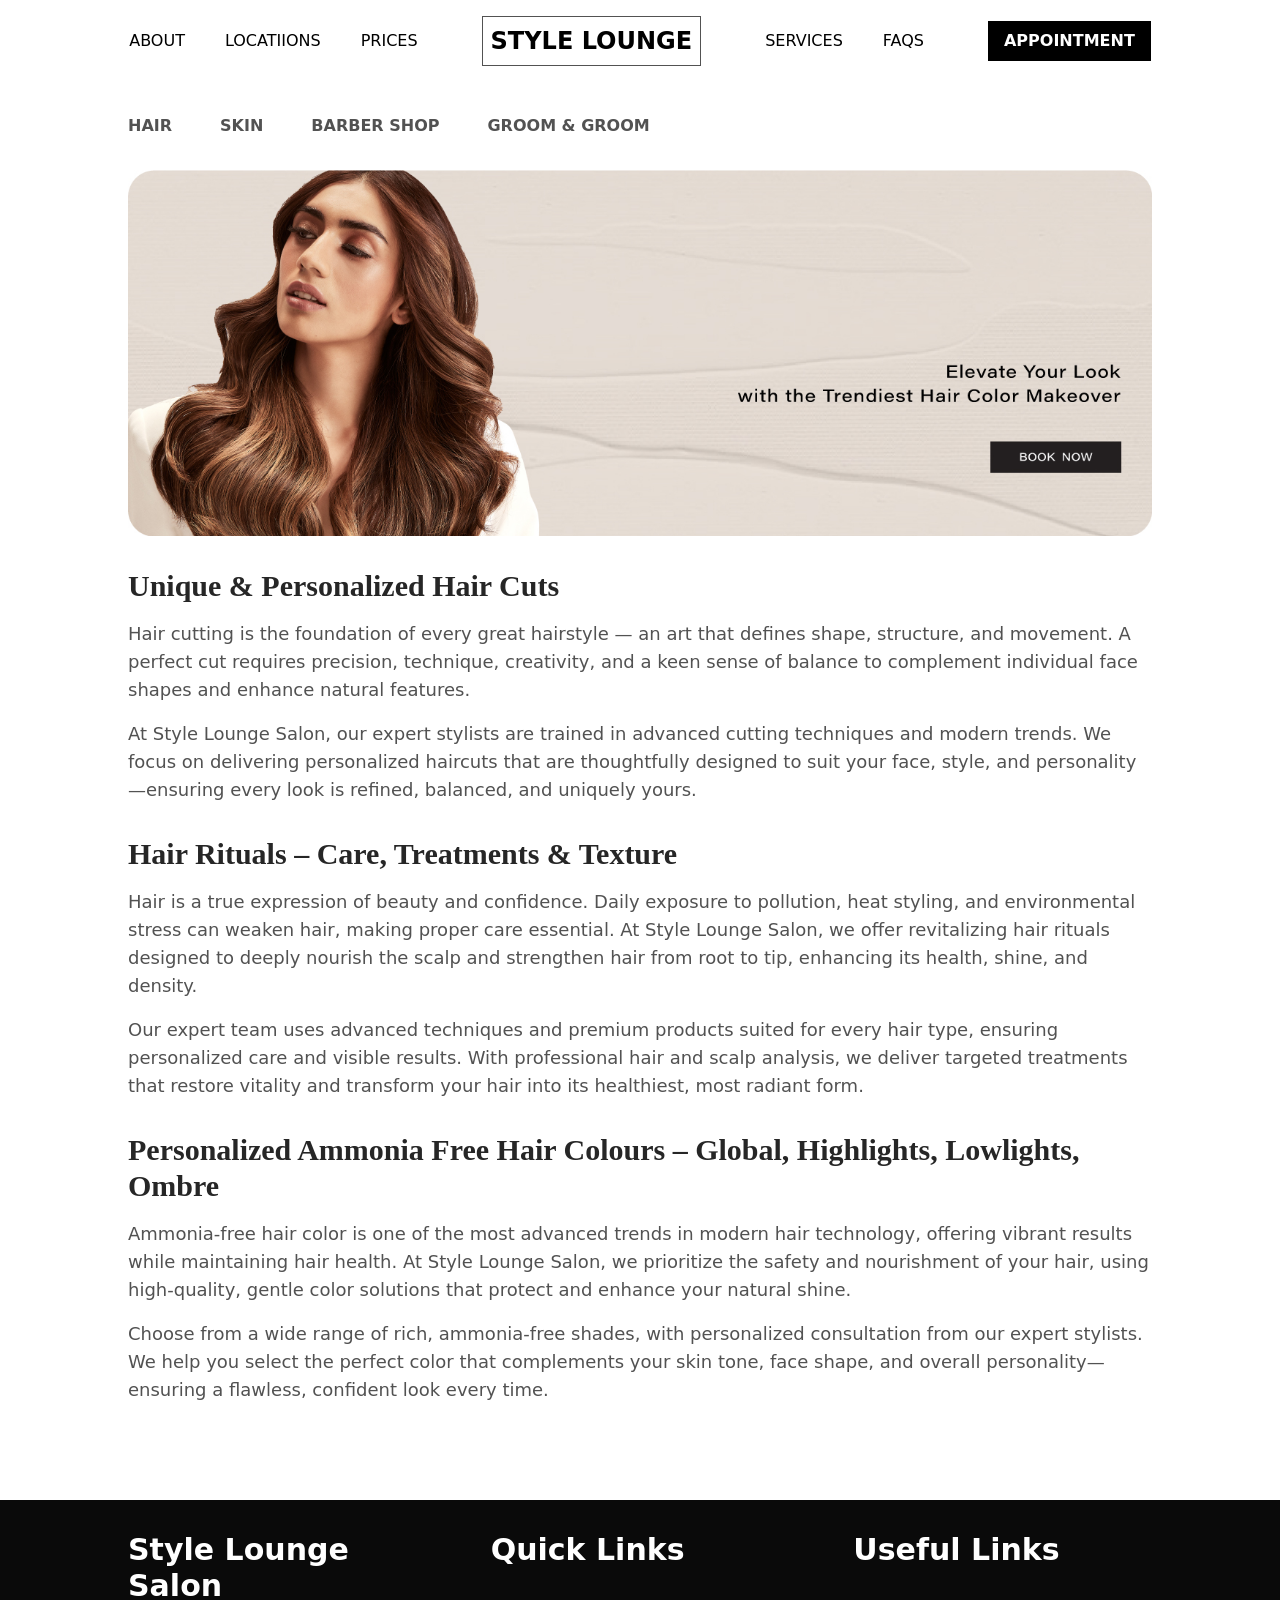
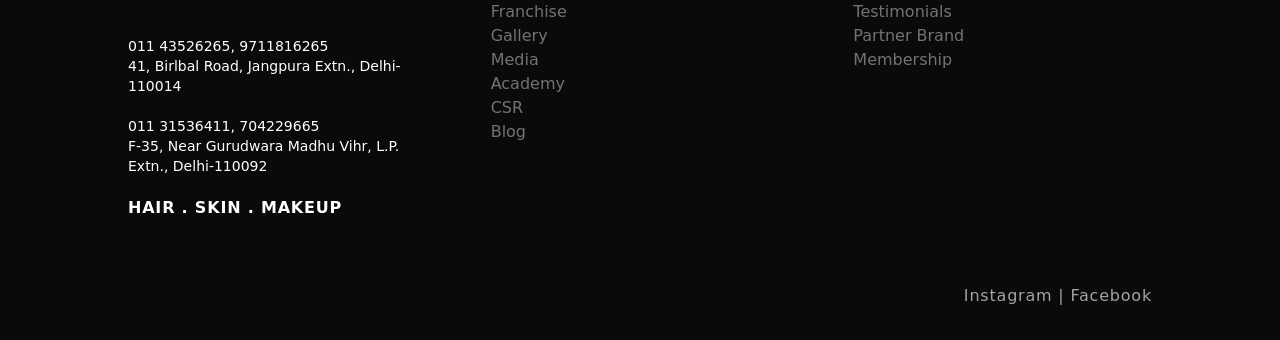
<file: services/index.html>
<!DOCTYPE html><html><head><meta charset="utf-8"><meta name="viewport" content="width=device-width, initial-scale=1"><link rel="stylesheet" href="/_nuxt/entry.iYgC4pCH.css" crossorigin><link rel="preload" as="fetch" crossorigin="anonymous" href="/services/_payload.json?db98b384-e839-42bf-94ea-8779bfef3774"><link rel="modulepreload" as="script" crossorigin href="/_nuxt/DvNVjVU-.js"><link rel="modulepreload" as="script" crossorigin href="/_nuxt/D1bKycWD.js"><link rel="modulepreload" as="script" crossorigin href="/_nuxt/RauvOZ4Y.js"><link rel="modulepreload" as="script" crossorigin href="/_nuxt/DtHbfx2n.js"><link rel="modulepreload" as="script" crossorigin href="/_nuxt/DJT2_F6o.js"><script type="module" src="/_nuxt/DvNVjVU-.js" crossorigin></script><link rel="prefetch" as="image" type="image/jpeg" href="/_nuxt/2.V4t6q5X9.jpg"><link rel="prefetch" as="image" type="image/jpeg" href="/_nuxt/4.CUX8k046.jpg"><link rel="prefetch" as="image" type="image/jpeg" href="/_nuxt/1.CJWY9C8Q.jpg"><link rel="prefetch" as="image" type="image/jpeg" href="/_nuxt/3.DJ-rdyL-.jpg"></head><body><div id="__nuxt"><div><div><nav class="flex gap-16 items-center justify-between p-4 md:justify-center relative z-50 bg-white top-0 transition-all duration-300 ease-in-out"><ul class="md:flex gap-10 hidden"><li><a href="/about" class="">ABOUT</a></li><li><a href="/locations" class="">LOCATIIONS</a></li><li><a href="/prices" class="">PRICES</a></li></ul><span class="md:text-2xl font-black text-lg border border-neutral-600 px-1 md:p-2 transition-all duration-300 ease-in-out"><a href="/" class="">STYLE LOUNGE</a></span><ul class="hidden md:flex gap-10 items-center"><li><a aria-current="page" href="/services" class="router-link-active router-link-exact-active">SERVICES</a></li><li><a href="/faqs" class="">FAQS</a></li></ul><div class="flex gap-4 items-center"><a href="/contact" class="bg-black text-xs md:text-base py-2 px-4 text-center text-white font-bold">APPOINTMENT</a><button class="space-y-0.5 md:hidden"><div class="h-1 w-4 bg-neutral-800"></div><div class="h-1 w-3 ml-auto bg-neutral-800"></div><div class="h-1 w-4 bg-neutral-800"></div></button></div><div class="opacity-0 -translate-y-full absolute w-1/2 p-4 bg-white shadow-lg -z-10 text-sm top-full text-left right-0 transition-all duration-300 ease-in-out"><ul class="space-y-2"><li class="group"><a href="/about" class="">ABOUT</a><div class="h-0.5 w-0 group-hover:w-full bg-black transition-all duration-500 ease-in-out"></div></li><li class="group"><a href="/locations" class="">LOCATIIONS</a><div class="h-0.5 w-0 group-hover:w-full bg-black transition-all duration-500 ease-in-out"></div></li><li class="group"><a aria-current="page" href="/services" class="router-link-active router-link-exact-active">SERVICES</a><div class="h-0.5 w-0 group-hover:w-full bg-black transition-all duration-500 ease-in-out"></div></li><li class="group"><a href="/faqs" class="">FAQS</a><div class="h-0.5 w-0 group-hover:w-full bg-black transition-all duration-500 ease-in-out"></div></li><li class="group"><a href="/prices" class="">PRICES</a><div class="h-0.5 w-0 group-hover:w-full bg-black transition-all duration-500 ease-in-out"></div></li></ul></div></nav><!--[--><section><div class="flex gap-4 md:gap-12 w-4/5 mx-auto my-8 text-xs sm:text-base font-bold text-neutral-600"><button>HAIR</button><button>SKIN</button><button>BARBER SHOP</button><button>GROOM &amp; GROOM</button></div><div class="w-4/5 mx-auto mb-24"><!--[--><div><div class="space-y-8"><img src="/_nuxt/1.CJWY9C8Q.jpg" class="w-full"><!--[--><div class="space-y-4"><h1 class="text-xl md:text-3xl font-bold font-serif text-neutral-800">Unique &amp; Personalized Hair Cuts</h1><!--[--><p class="text-neutral-600 md:text-lg">Hair cutting is the foundation of every great hairstyle — an art that defines shape, structure, and movement. A perfect cut requires precision, technique, creativity, and a keen sense of balance to complement individual face shapes and enhance natural features.</p><p class="text-neutral-600 md:text-lg">At Style Lounge Salon, our expert stylists are trained in advanced cutting techniques and modern trends. We focus on delivering personalized haircuts that are thoughtfully designed to suit your face, style, and personality—ensuring every look is refined, balanced, and uniquely yours.</p><!--]--></div><div class="space-y-4"><h1 class="text-xl md:text-3xl font-bold font-serif text-neutral-800">Hair Rituals – Care, Treatments &amp; Texture</h1><!--[--><p class="text-neutral-600 md:text-lg">Hair is a true expression of beauty and confidence. Daily exposure to pollution, heat styling, and environmental stress can weaken hair, making proper care essential. At Style Lounge Salon, we offer revitalizing hair rituals designed to deeply nourish the scalp and strengthen hair from root to tip, enhancing its health, shine, and density.</p><p class="text-neutral-600 md:text-lg">Our expert team uses advanced techniques and premium products suited for every hair type, ensuring personalized care and visible results. With professional hair and scalp analysis, we deliver targeted treatments that restore vitality and transform your hair into its healthiest, most radiant form.	</p><!--]--></div><div class="space-y-4"><h1 class="text-xl md:text-3xl font-bold font-serif text-neutral-800">Personalized Ammonia Free Hair Colours – Global, Highlights, Lowlights, Ombre</h1><!--[--><p class="text-neutral-600 md:text-lg">Ammonia-free hair color is one of the most advanced trends in modern hair technology, offering vibrant results while maintaining hair health. At Style Lounge Salon, we prioritize the safety and nourishment of your hair, using high-quality, gentle color solutions that protect and enhance your natural shine.</p><p class="text-neutral-600 md:text-lg">Choose from a wide range of rich, ammonia-free shades, with personalized consultation from our expert stylists. We help you select the perfect color that complements your skin tone, face shape, and overall personality—ensuring a flawless, confident look every time.</p><!--]--></div><!--]--></div></div><div><!----></div><div><!----></div><div><!----></div><!--]--></div></section><!--]--><section class="bg-neutral-950 py-8 text-white"><div class="grid grid-cols-2 md:grid-cols-3 w-4/5 mx-auto gap-16"><div class="space-y-8 col-span-2 md:col-span-1"><h1 class="font-bold text-3xl">Style Lounge Salon</h1><p class="text-sm"> 011 43526265, 9711816265<br>41, Birlbal Road, Jangpura Extn., Delhi-110014 <br><br> 011 31536411, 704229665 <br> F-35, Near Gurudwara Madhu Vihr, L.P. Extn., Delhi-110092 <br><br></p><span class="font-bold tracking-wider">HAIR . SKIN . MAKEUP</span></div><div class="space-y-8"><h1 class="font-bold text-xl md:text-3xl">Quick Links</h1><ul class="text-neutral-500"><li>Franchise</li><li>Gallery</li><li>Media</li><li>Academy</li><li>CSR</li><li>Blog</li></ul></div><div class="space-y-8"><h1 class="font-bold text-xl md:text-3xl">Useful Links</h1><ul class="text-neutral-500"><li>Testimonials</li><li>Partner Brand</li><li>Membership</li></ul></div></div><div class="flex flex-col md:flex-row items-center justify-end w-4/5 mx-auto mt-16 gap-8"><span class="text-neutral-400 tracking-wider">Instagram | Facebook</span></div></section></div></div></div><div id="teleports"></div><script>window.__NUXT__={};window.__NUXT__.config={public:{},app:{baseURL:"/",buildId:"db98b384-e839-42bf-94ea-8779bfef3774",buildAssetsDir:"/_nuxt/",cdnURL:""}}</script><script type="application/json" data-nuxt-data="nuxt-app" data-ssr="true" id="__NUXT_DATA__" data-src="/services/_payload.json?db98b384-e839-42bf-94ea-8779bfef3774">[{"state":1,"once":3,"_errors":4,"serverRendered":6,"path":7,"prerenderedAt":8},["Reactive",2],{},["Set"],["ShallowReactive",5],{},true,"\u002Fservices",1778262572166]</script></body></html>
</file>
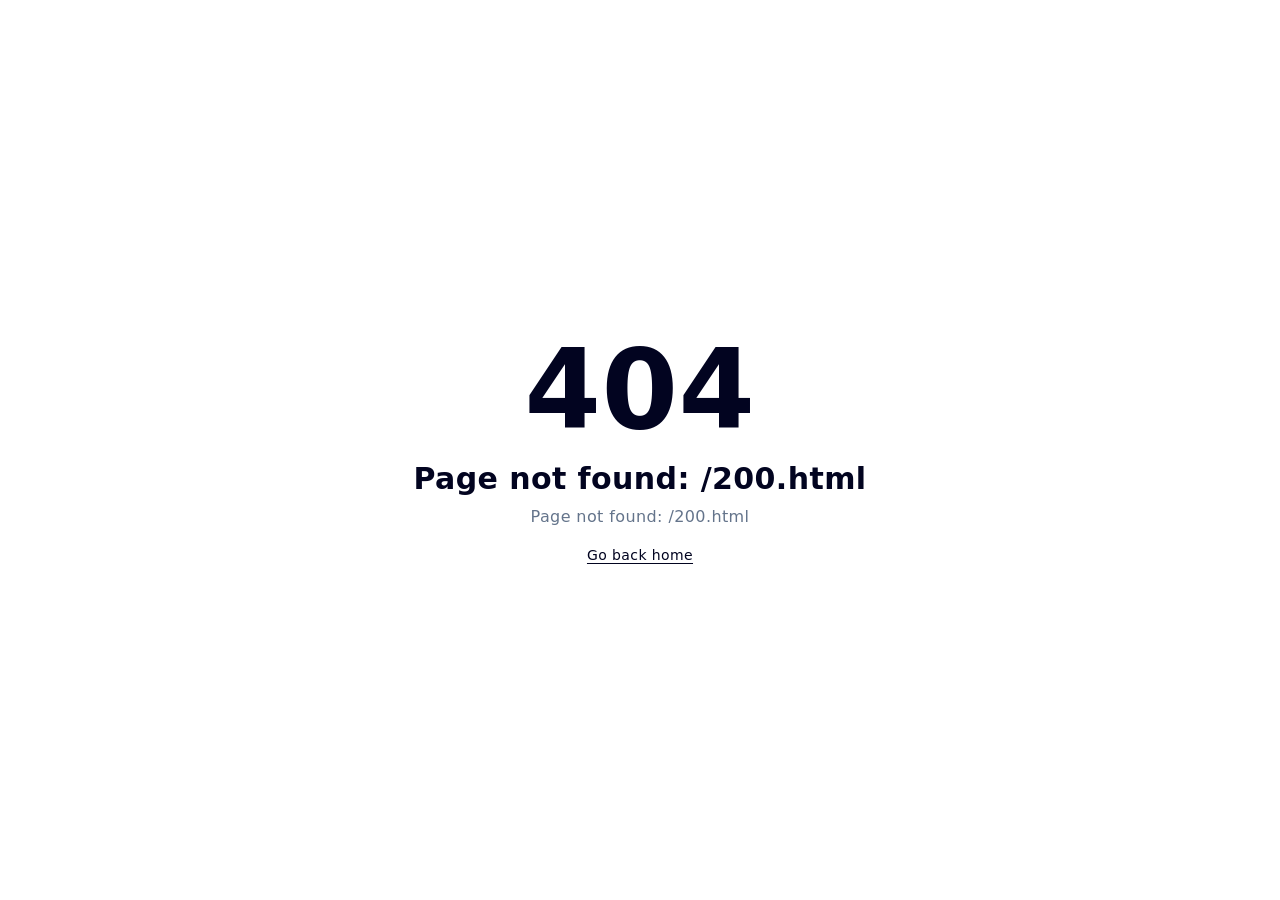
<file: 200.html>
<!DOCTYPE html><html><head><meta charset="utf-8"><meta name="viewport" content="width=device-width, initial-scale=1"><link rel="stylesheet" href="/_nuxt/entry.iYgC4pCH.css" crossorigin><link rel="modulepreload" as="script" crossorigin href="/_nuxt/DvNVjVU-.js"><script type="module" src="/_nuxt/DvNVjVU-.js" crossorigin></script></head><body><div id="__nuxt"></div><div id="teleports"></div><script>window.__NUXT__={};window.__NUXT__.config={public:{},app:{baseURL:"/",buildId:"db98b384-e839-42bf-94ea-8779bfef3774",buildAssetsDir:"/_nuxt/",cdnURL:""}}</script><script type="application/json" data-nuxt-data="nuxt-app" data-ssr="false" id="__NUXT_DATA__">[{"prerenderedAt":1,"serverRendered":2},1778262569767,false]</script></body></html>
</file>
<file: _nuxt/entry.iYgC4pCH.css>
*,::backdrop,:after,:before{--tw-border-spacing-x:0;--tw-border-spacing-y:0;--tw-translate-x:0;--tw-translate-y:0;--tw-rotate:0;--tw-skew-x:0;--tw-skew-y:0;--tw-scale-x:1;--tw-scale-y:1;--tw-pan-x: ;--tw-pan-y: ;--tw-pinch-zoom: ;--tw-scroll-snap-strictness:proximity;--tw-gradient-from-position: ;--tw-gradient-via-position: ;--tw-gradient-to-position: ;--tw-ordinal: ;--tw-slashed-zero: ;--tw-numeric-figure: ;--tw-numeric-spacing: ;--tw-numeric-fraction: ;--tw-ring-inset: ;--tw-ring-offset-width:0px;--tw-ring-offset-color:#fff;--tw-ring-color:#3b82f680;--tw-ring-offset-shadow:0 0 #0000;--tw-ring-shadow:0 0 #0000;--tw-shadow:0 0 #0000;--tw-shadow-colored:0 0 #0000;--tw-blur: ;--tw-brightness: ;--tw-contrast: ;--tw-grayscale: ;--tw-hue-rotate: ;--tw-invert: ;--tw-saturate: ;--tw-sepia: ;--tw-drop-shadow: ;--tw-backdrop-blur: ;--tw-backdrop-brightness: ;--tw-backdrop-contrast: ;--tw-backdrop-grayscale: ;--tw-backdrop-hue-rotate: ;--tw-backdrop-invert: ;--tw-backdrop-opacity: ;--tw-backdrop-saturate: ;--tw-backdrop-sepia: ;--tw-contain-size: ;--tw-contain-layout: ;--tw-contain-paint: ;--tw-contain-style: }*,:after,:before{border:0 solid #e5e7eb;box-sizing:border-box}:after,:before{--tw-content:""}:host,html{line-height:1.5;-webkit-text-size-adjust:100%;font-family:ui-sans-serif,system-ui,sans-serif,Apple Color Emoji,Segoe UI Emoji,Segoe UI Symbol,Noto Color Emoji;font-feature-settings:normal;font-variation-settings:normal;tab-size:4;-webkit-tap-highlight-color:transparent}body{line-height:inherit;margin:0}hr{border-top-width:1px;color:inherit;height:0}abbr:where([title]){-webkit-text-decoration:underline dotted;text-decoration:underline dotted}h1,h2,h3,h4,h5,h6{font-size:inherit;font-weight:inherit}a{color:inherit;text-decoration:inherit}b,strong{font-weight:bolder}code,kbd,pre,samp{font-family:ui-monospace,SFMono-Regular,Menlo,Monaco,Consolas,Liberation Mono,Courier New,monospace;font-feature-settings:normal;font-size:1em;font-variation-settings:normal}small{font-size:80%}sub,sup{font-size:75%;line-height:0;position:relative;vertical-align:initial}sub{bottom:-.25em}sup{top:-.5em}table{border-collapse:collapse;border-color:inherit;text-indent:0}button,input,optgroup,select,textarea{color:inherit;font-family:inherit;font-feature-settings:inherit;font-size:100%;font-variation-settings:inherit;font-weight:inherit;letter-spacing:inherit;line-height:inherit;margin:0;padding:0}button,select{text-transform:none}button,input:where([type=button]),input:where([type=reset]),input:where([type=submit]){-webkit-appearance:button;background-color:initial;background-image:none}:-moz-focusring{outline:auto}:-moz-ui-invalid{box-shadow:none}progress{vertical-align:initial}::-webkit-inner-spin-button,::-webkit-outer-spin-button{height:auto}[type=search]{-webkit-appearance:textfield;outline-offset:-2px}::-webkit-search-decoration{-webkit-appearance:none}::-webkit-file-upload-button{-webkit-appearance:button;font:inherit}summary{display:list-item}blockquote,dd,dl,figure,h1,h2,h3,h4,h5,h6,hr,p,pre{margin:0}fieldset{margin:0}fieldset,legend{padding:0}menu,ol,ul{list-style:none;margin:0;padding:0}dialog{padding:0}textarea{resize:vertical}input::placeholder,textarea::placeholder{color:#9ca3af;opacity:1}[role=button],button{cursor:pointer}:disabled{cursor:default}audio,canvas,embed,iframe,img,object,svg,video{display:block;vertical-align:middle}img,video{height:auto;max-width:100%}[hidden]:where(:not([hidden=until-found])){display:none}.container{width:100%}@media(min-width:640px){.container{max-width:640px}}@media(min-width:768px){.container{max-width:768px}}@media(min-width:1024px){.container{max-width:1024px}}@media(min-width:1280px){.container{max-width:1280px}}@media(min-width:1536px){.container{max-width:1536px}}.pointer-events-none{pointer-events:none}.visible{visibility:visible}.absolute{position:absolute}.relative{position:relative}.sticky{position:sticky}.left-0{left:0}.left-1\/2{left:50%}.left-2{left:.5rem}.left-4{left:1rem}.right-0{right:0}.top-0{top:0}.top-1\/2{top:50%}.top-2{top:.5rem}.top-4{top:1rem}.top-full{top:100%}.-z-10{z-index:-10}.z-0{z-index:0}.z-10{z-index:10}.z-20{z-index:20}.z-50{z-index:50}.col-span-2{grid-column:span 2/span 2}.mx-2{margin-left:.5rem;margin-right:.5rem}.mx-auto{margin-left:auto;margin-right:auto}.my-16{margin-bottom:4rem;margin-top:4rem}.my-20{margin-bottom:5rem;margin-top:5rem}.my-4{margin-bottom:1rem;margin-top:1rem}.my-8{margin-bottom:2rem;margin-top:2rem}.mb-16{margin-bottom:4rem}.mb-2{margin-bottom:.5rem}.mb-20{margin-bottom:5rem}.mb-24{margin-bottom:6rem}.mb-4{margin-bottom:1rem}.mb-6{margin-bottom:1.5rem}.mb-8{margin-bottom:2rem}.ml-auto{margin-left:auto}.mt-1{margin-top:.25rem}.mt-16{margin-top:4rem}.mt-24{margin-top:6rem}.mt-8{margin-top:2rem}.block{display:block}.inline{display:inline}.flex{display:flex}.grid{display:grid}.hidden{display:none}.aspect-square{aspect-ratio:1/1}.size-10{height:2.5rem;width:2.5rem}.size-4{height:1rem;width:1rem}.size-8{height:2rem;width:2rem}.h-0\.5{height:.125rem}.h-1{height:.25rem}.h-10{height:2.5rem}.h-16{height:4rem}.h-20{height:5rem}.h-24{height:6rem}.h-6{height:1.5rem}.h-72{height:18rem}.h-80{height:20rem}.h-96{height:24rem}.h-\[300px\]{height:300px}.h-\[450px\]{height:450px}.h-full{height:100%}.w-0{width:0}.w-1\/2{width:50%}.w-1\/4{width:25%}.w-16{width:4rem}.w-3{width:.75rem}.w-3\/4{width:75%}.w-36{width:9rem}.w-4{width:1rem}.w-4\/5{width:80%}.w-5{width:1.25rem}.w-6{width:1.5rem}.w-80{width:20rem}.w-96{width:24rem}.w-fit{width:fit-content}.w-full{width:100%}.min-w-32{min-width:8rem}.max-w-5xl{max-width:64rem}.max-w-\[500px\]{max-width:500px}.shrink-0{flex-shrink:0}.flex-grow{flex-grow:1}.-translate-x-1\/2{--tw-translate-x:-50%}.-translate-x-1\/2,.-translate-y-1\/2{transform:translate(var(--tw-translate-x),var(--tw-translate-y)) rotate(var(--tw-rotate)) skew(var(--tw-skew-x)) skewY(var(--tw-skew-y)) scaleX(var(--tw-scale-x)) scaleY(var(--tw-scale-y))}.-translate-y-1\/2{--tw-translate-y:-50%}.-translate-y-full{--tw-translate-y:-100%}.-translate-y-full,.translate-x-0{transform:translate(var(--tw-translate-x),var(--tw-translate-y)) rotate(var(--tw-rotate)) skew(var(--tw-skew-x)) skewY(var(--tw-skew-y)) scaleX(var(--tw-scale-x)) scaleY(var(--tw-scale-y))}.translate-x-0{--tw-translate-x:0px}.translate-x-36{--tw-translate-x:9rem}.translate-x-36,.translate-y-0{transform:translate(var(--tw-translate-x),var(--tw-translate-y)) rotate(var(--tw-rotate)) skew(var(--tw-skew-x)) skewY(var(--tw-skew-y)) scaleX(var(--tw-scale-x)) scaleY(var(--tw-scale-y))}.translate-y-0{--tw-translate-y:0px}.transform{transform:translate(var(--tw-translate-x),var(--tw-translate-y)) rotate(var(--tw-rotate)) skew(var(--tw-skew-x)) skewY(var(--tw-skew-y)) scaleX(var(--tw-scale-x)) scaleY(var(--tw-scale-y))}@keyframes slide{0%{transform:translate(0)}to{transform:translate(-100%)}}.animate-slideslow{animation:slide 60s linear infinite}.cursor-pointer{cursor:pointer}.snap-x{scroll-snap-type:x var(--tw-scroll-snap-strictness)}.snap-y{scroll-snap-type:y var(--tw-scroll-snap-strictness)}.snap-mandatory{--tw-scroll-snap-strictness:mandatory}.snap-start{scroll-snap-align:start}.appearance-none{appearance:none}.grid-cols-1{grid-template-columns:repeat(1,minmax(0,1fr))}.grid-cols-2{grid-template-columns:repeat(2,minmax(0,1fr))}.grid-cols-7{grid-template-columns:repeat(7,minmax(0,1fr))}.flex-col{flex-direction:column}.flex-col-reverse{flex-direction:column-reverse}.items-center{align-items:center}.items-baseline{align-items:baseline}.justify-start{justify-content:flex-start}.justify-end{justify-content:flex-end}.justify-center{justify-content:center}.justify-between{justify-content:space-between}.justify-around{justify-content:space-around}.gap-10{gap:2.5rem}.gap-12{gap:3rem}.gap-16{gap:4rem}.gap-4{gap:1rem}.gap-8{gap:2rem}.gap-x-16{column-gap:4rem}.gap-x-8{column-gap:2rem}.gap-y-12{row-gap:3rem}.space-x-3>:not([hidden])~:not([hidden]){--tw-space-x-reverse:0;margin-left:calc(.75rem*(1 - var(--tw-space-x-reverse)));margin-right:calc(.75rem*var(--tw-space-x-reverse))}.space-x-4>:not([hidden])~:not([hidden]){--tw-space-x-reverse:0;margin-left:calc(1rem*(1 - var(--tw-space-x-reverse)));margin-right:calc(1rem*var(--tw-space-x-reverse))}.space-y-0\.5>:not([hidden])~:not([hidden]){--tw-space-y-reverse:0;margin-bottom:calc(.125rem*var(--tw-space-y-reverse));margin-top:calc(.125rem*(1 - var(--tw-space-y-reverse)))}.space-y-10>:not([hidden])~:not([hidden]){--tw-space-y-reverse:0;margin-bottom:calc(2.5rem*var(--tw-space-y-reverse));margin-top:calc(2.5rem*(1 - var(--tw-space-y-reverse)))}.space-y-16>:not([hidden])~:not([hidden]){--tw-space-y-reverse:0;margin-bottom:calc(4rem*var(--tw-space-y-reverse));margin-top:calc(4rem*(1 - var(--tw-space-y-reverse)))}.space-y-2>:not([hidden])~:not([hidden]){--tw-space-y-reverse:0;margin-bottom:calc(.5rem*var(--tw-space-y-reverse));margin-top:calc(.5rem*(1 - var(--tw-space-y-reverse)))}.space-y-4>:not([hidden])~:not([hidden]){--tw-space-y-reverse:0;margin-bottom:calc(1rem*var(--tw-space-y-reverse));margin-top:calc(1rem*(1 - var(--tw-space-y-reverse)))}.space-y-8>:not([hidden])~:not([hidden]){--tw-space-y-reverse:0;margin-bottom:calc(2rem*var(--tw-space-y-reverse));margin-top:calc(2rem*(1 - var(--tw-space-y-reverse)))}.overflow-hidden{overflow:hidden}.overflow-scroll{overflow:scroll}.rounded-\[7px\]{border-radius:7px}.rounded-full{border-radius:9999px}.rounded-md{border-radius:.375rem}.rounded-xl{border-radius:.75rem}.border{border-width:1px}.border-\[\.5px\]{border-width:.5px}.border-b{border-bottom-width:1px}.border-t{border-top-width:1px}.border-t-2{border-top-width:2px}.border-dotted{border-style:dotted}.border-neutral-300{--tw-border-opacity:1;border-color:rgb(212 212 212/var(--tw-border-opacity,1))}.border-neutral-500{--tw-border-opacity:1;border-color:rgb(115 115 115/var(--tw-border-opacity,1))}.border-neutral-600{--tw-border-opacity:1;border-color:rgb(82 82 82/var(--tw-border-opacity,1))}.border-transparent{border-color:#0000}.border-white\/10{border-color:#ffffff1a}.border-white\/20{border-color:#fff3}.border-white\/5{border-color:#ffffff0d}.bg-amber-600{--tw-bg-opacity:1;background-color:rgb(217 119 6/var(--tw-bg-opacity,1))}.bg-black{--tw-bg-opacity:1;background-color:rgb(0 0 0/var(--tw-bg-opacity,1))}.bg-neutral-800{--tw-bg-opacity:1;background-color:rgb(38 38 38/var(--tw-bg-opacity,1))}.bg-neutral-900{--tw-bg-opacity:1;background-color:rgb(23 23 23/var(--tw-bg-opacity,1))}.bg-neutral-950{--tw-bg-opacity:1;background-color:rgb(10 10 10/var(--tw-bg-opacity,1))}.bg-white{--tw-bg-opacity:1;background-color:rgb(255 255 255/var(--tw-bg-opacity,1))}.bg-gradient-to-l{background-image:linear-gradient(to left,var(--tw-gradient-stops))}.bg-gradient-to-r{background-image:linear-gradient(to right,var(--tw-gradient-stops))}.from-white{--tw-gradient-from:#fff var(--tw-gradient-from-position);--tw-gradient-to:#fff0 var(--tw-gradient-to-position);--tw-gradient-stops:var(--tw-gradient-from),var(--tw-gradient-to)}.to-transparent{--tw-gradient-to:#0000 var(--tw-gradient-to-position)}.fill-current{fill:currentColor}.object-cover{object-fit:cover}.object-center{object-position:center}.object-top{object-position:top}.p-1{padding:.25rem}.p-2{padding:.5rem}.p-4{padding:1rem}.p-8{padding:2rem}.px-1{padding-left:.25rem;padding-right:.25rem}.px-2{padding-left:.5rem;padding-right:.5rem}.px-4{padding-left:1rem;padding-right:1rem}.py-16{padding-bottom:4rem;padding-top:4rem}.py-2{padding-bottom:.5rem;padding-top:.5rem}.py-20{padding-bottom:5rem;padding-top:5rem}.py-8{padding-bottom:2rem;padding-top:2rem}.pb-1{padding-bottom:.25rem}.pb-12{padding-bottom:3rem}.pb-16{padding-bottom:4rem}.pb-2{padding-bottom:.5rem}.pb-4{padding-bottom:1rem}.pl-12{padding-left:3rem}.pr-4{padding-right:1rem}.pt-16{padding-top:4rem}.pt-2{padding-top:.5rem}.pt-4{padding-top:1rem}.pt-8{padding-top:2rem}.text-left{text-align:left}.text-center{text-align:center}.font-serif{font-family:ui-serif,Georgia,Cambria,Times New Roman,Times,serif}.text-2xl{font-size:1.5rem;line-height:2rem}.text-3xl{font-size:1.875rem;line-height:2.25rem}.text-5xl{font-size:3rem;line-height:1}.text-\[10px\]{font-size:10px}.text-base{font-size:1rem;line-height:1.5rem}.text-lg{font-size:1.125rem;line-height:1.75rem}.text-sm{font-size:.875rem;line-height:1.25rem}.text-xl{font-size:1.25rem;line-height:1.75rem}.text-xs{font-size:.75rem;line-height:1rem}.font-black{font-weight:900}.font-bold{font-weight:700}.font-medium{font-weight:500}.uppercase{text-transform:uppercase}.capitalize{text-transform:capitalize}.leading-6{line-height:1.5rem}.leading-tight{line-height:1.25}.tracking-\[0\.5em\]{letter-spacing:.5em}.tracking-tighter{letter-spacing:-.05em}.tracking-wide{letter-spacing:.025em}.tracking-wider{letter-spacing:.05em}.tracking-widest{letter-spacing:.1em}.text-gray-500{--tw-text-opacity:1;color:rgb(107 114 128/var(--tw-text-opacity,1))}.text-gray-600{--tw-text-opacity:1;color:rgb(75 85 99/var(--tw-text-opacity,1))}.text-gray-700{--tw-text-opacity:1;color:rgb(55 65 81/var(--tw-text-opacity,1))}.text-neutral-100{--tw-text-opacity:1;color:rgb(245 245 245/var(--tw-text-opacity,1))}.text-neutral-200{--tw-text-opacity:1;color:rgb(229 229 229/var(--tw-text-opacity,1))}.text-neutral-400{--tw-text-opacity:1;color:rgb(163 163 163/var(--tw-text-opacity,1))}.text-neutral-500{--tw-text-opacity:1;color:rgb(115 115 115/var(--tw-text-opacity,1))}.text-neutral-600{--tw-text-opacity:1;color:rgb(82 82 82/var(--tw-text-opacity,1))}.text-neutral-700{--tw-text-opacity:1;color:rgb(64 64 64/var(--tw-text-opacity,1))}.text-neutral-800{--tw-text-opacity:1;color:rgb(38 38 38/var(--tw-text-opacity,1))}.text-red-500{--tw-text-opacity:1;color:rgb(239 68 68/var(--tw-text-opacity,1))}.text-white{--tw-text-opacity:1;color:rgb(255 255 255/var(--tw-text-opacity,1))}.opacity-0{opacity:0}.opacity-100{opacity:1}.opacity-30{opacity:.3}.opacity-80{opacity:.8}.shadow-lg{--tw-shadow:0 10px 15px -3px #0000001a,0 4px 6px -4px #0000001a;--tw-shadow-colored:0 10px 15px -3px var(--tw-shadow-color),0 4px 6px -4px var(--tw-shadow-color);box-shadow:var(--tw-ring-offset-shadow,0 0 #0000),var(--tw-ring-shadow,0 0 #0000),var(--tw-shadow)}.outline-none{outline:2px solid #0000;outline-offset:2px}.outline{outline-style:solid}.outline-1{outline-width:1px}.transition-all{transition-duration:.15s;transition-property:all;transition-timing-function:cubic-bezier(.4,0,.2,1)}.transition-colors{transition-duration:.15s;transition-property:color,background-color,border-color,text-decoration-color,fill,stroke;transition-timing-function:cubic-bezier(.4,0,.2,1)}.duration-300{transition-duration:.3s}.duration-500{transition-duration:.5s}.ease-in-out{transition-timing-function:cubic-bezier(.4,0,.2,1)}.hover\:border-amber-600:hover{--tw-border-opacity:1;border-color:rgb(217 119 6/var(--tw-border-opacity,1))}.hover\:bg-amber-600:hover{--tw-bg-opacity:1;background-color:rgb(217 119 6/var(--tw-bg-opacity,1))}.hover\:bg-neutral-800:hover{--tw-bg-opacity:1;background-color:rgb(38 38 38/var(--tw-bg-opacity,1))}.hover\:bg-opacity-90:hover{--tw-bg-opacity:.9}.hover\:text-white:hover{--tw-text-opacity:1;color:rgb(255 255 255/var(--tw-text-opacity,1))}.focus\:border-amber-600:focus{--tw-border-opacity:1;border-color:rgb(217 119 6/var(--tw-border-opacity,1))}.group:hover .group-hover\:w-full{width:100%}.group:hover .group-hover\:text-neutral-900{--tw-text-opacity:1;color:rgb(23 23 23/var(--tw-text-opacity,1))}@media(min-width:640px){.sm\:text-base{font-size:1rem;line-height:1.5rem}}@media(min-width:768px){.md\:col-span-1{grid-column:span 1/span 1}.md\:col-span-2{grid-column:span 2/span 2}.md\:my-0{margin-bottom:0;margin-top:0}.md\:mb-8{margin-bottom:2rem}.md\:flex{display:flex}.md\:hidden{display:none}.md\:size-12{height:3rem;width:3rem}.md\:h-28{height:7rem}.md\:h-\[500px\]{height:500px}.md\:h-auto{height:auto}.md\:w-1\/2{width:50%}.md\:w-4\/5{width:80%}.md\:min-w-60{min-width:15rem}.md\:snap-x{scroll-snap-type:x var(--tw-scroll-snap-strictness)}.md\:grid-cols-2{grid-template-columns:repeat(2,minmax(0,1fr))}.md\:grid-cols-3{grid-template-columns:repeat(3,minmax(0,1fr))}.md\:grid-cols-4{grid-template-columns:repeat(4,minmax(0,1fr))}.md\:flex-row{flex-direction:row}.md\:justify-center{justify-content:center}.md\:gap-12{gap:3rem}.md\:p-16{padding:4rem}.md\:p-2{padding:.5rem}.md\:p-20{padding:5rem}.md\:p-8{padding:2rem}.md\:text-2xl{font-size:1.5rem;line-height:2rem}.md\:text-3xl{font-size:1.875rem;line-height:2.25rem}.md\:text-6xl{font-size:3.75rem;line-height:1}.md\:text-7xl{font-size:4.5rem;line-height:1}.md\:text-base{font-size:1rem;line-height:1.5rem}.md\:text-lg{font-size:1.125rem;line-height:1.75rem}.md\:text-sm{font-size:.875rem;line-height:1.25rem}.md\:text-xl{font-size:1.25rem;line-height:1.75rem}.md\:leading-8{line-height:2rem}}@media(min-width:1024px){.lg\:w-40{width:10rem}.lg\:w-\[10\%\]{width:10%}.lg\:w-\[70\%\]{width:70%}.lg\:grid-cols-2{grid-template-columns:repeat(2,minmax(0,1fr))}.lg\:grid-cols-3{grid-template-columns:repeat(3,minmax(0,1fr))}}
</file>
